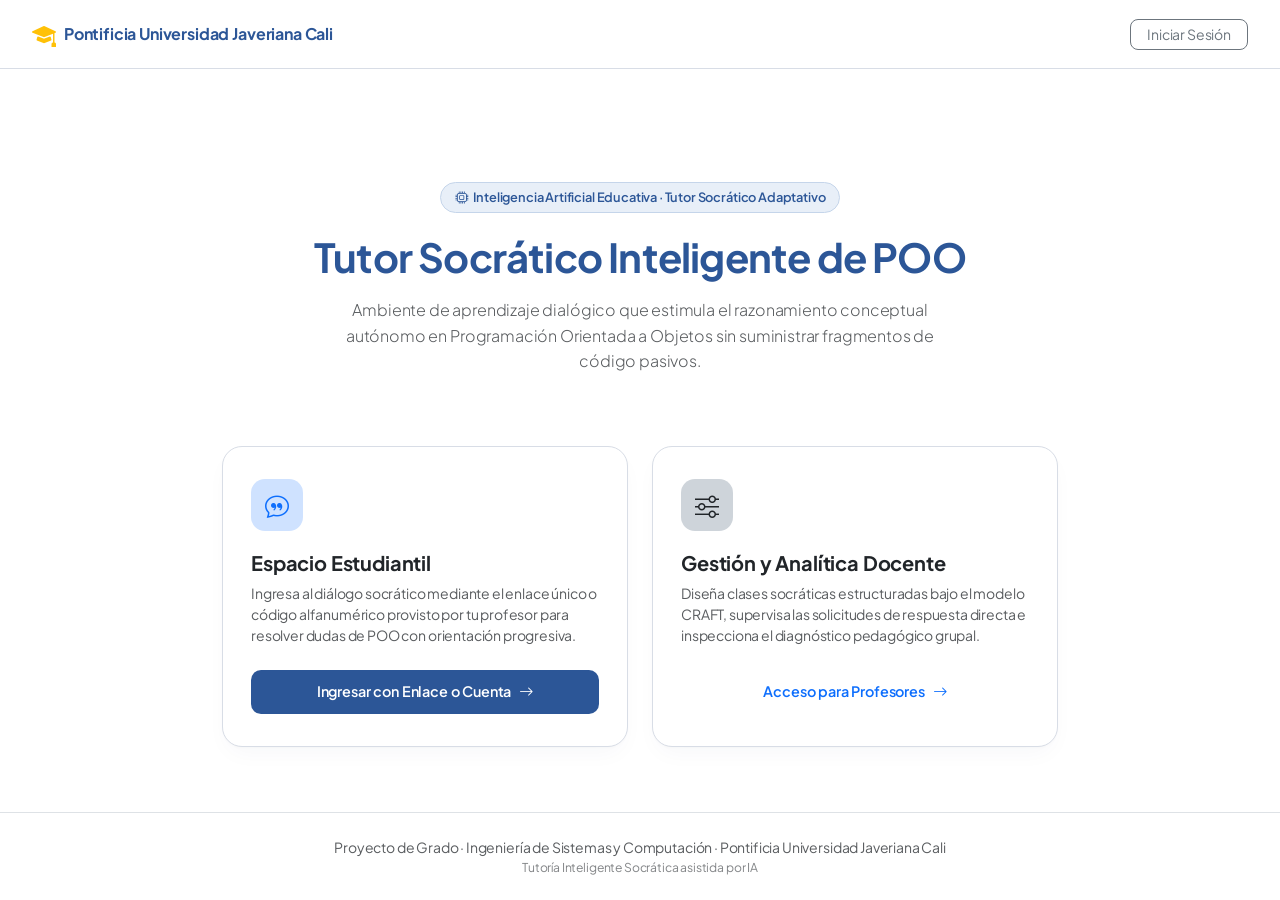
<file: Proyecto_Grado/src/main/resources/templates/index.html>
<!DOCTYPE html>
<!-- Página de inicio: presentación de la plataforma y accesos para estudiantes y docentes. -->
<html xmlns:th="http://www.thymeleaf.org" lang="es">
<head>
    <meta charset="UTF-8">
    <meta name="viewport" content="width=device-width, initial-scale=1.0">
    <title>Tutor Socrático — Pontificia Universidad Javeriana Cali</title>
    <link rel="preconnect" href="https://fonts.googleapis.com">
    <link rel="preconnect" href="https://fonts.gstatic.com" crossorigin>
    <link href="https://fonts.googleapis.com/css2?family=Plus+Jakarta+Sans:wght@400;500;600;700&display=swap" rel="stylesheet">
    <link href="https://cdn.jsdelivr.net/npm/bootstrap@5.3.3/dist/css/bootstrap.min.css" rel="stylesheet">
    <link rel="stylesheet" href="https://cdn.jsdelivr.net/npm/bootstrap-icons@1.11.3/font/bootstrap-icons.min.css">
    <style>
        :root {
            --puj-blue: #2c5697;
            --puj-blue-dark: #1b345c;
            --puj-black: #111111;
            --bg-page: #FFFFFF;
            --text-muted: #5a6272;
            --border-subtle: #D8DDE6;
        }
        * {
            box-sizing: border-box;
        }
        body {
            background-color: var(--bg-page);
            font-family: 'Plus Jakarta Sans', system-ui, -apple-system, sans-serif;
            color: var(--puj-black);
            min-height: 100vh;
            display: flex;
            flex-direction: column;
            justify-content: space-between;
            letter-spacing: -0.01em;
        }
        .landing-navbar {
            background: #FFFFFF;
            border-bottom: 1px solid var(--border-subtle);
            padding: 16px 32px;
        }
        .hero-section {
            max-width: 820px;
            margin: 0 auto;
            text-align: center;
            padding: 48px 20px 32px 20px;
        }
        .academic-badge {
            display: inline-flex;
            align-items: center;
            gap: 6px;
            background: #E8EFF8;
            color: var(--puj-blue);
            border: 1px solid #C5D5EA;
            padding: 5px 14px;
            border-radius: 9999px;
            font-size: 0.8rem;
            font-weight: 600;
            margin-bottom: 20px;
        }
        .portal-card {
            background: #FFFFFF;
            border: 1px solid var(--border-subtle);
            border-radius: 20px;
            padding: 32px 28px;
            box-shadow: 0 1px 3px rgba(0, 0, 0, 0.02), 0 10px 24px -6px rgba(27, 52, 92, 0.04);
            transition: all 0.2s ease;
            height: 100%;
            display: flex;
            flex-direction: column;
            justify-content: space-between;
        }
        .portal-card:hover {
            transform: translateY(-3px);
            box-shadow: 0 16px 32px -8px rgba(27, 52, 92, 0.08);
            border-color: #BFC7D1;
        }
        .icon-circle {
            width: 52px;
            height: 52px;
            border-radius: 14px;
            display: flex;
            align-items: center;
            justify-content: center;
            font-size: 1.5rem;
            margin-bottom: 20px;
        }
        .btn-portal {
            font-weight: 600;
            font-size: 0.9rem;
            padding: 11px 18px;
            border-radius: 10px;
            transition: all 0.15s ease;
            display: flex;
            align-items: center;
            justify-content: center;
            gap: 8px;
            text-decoration: none;
        }
        .btn-portal.btn-student {
            background-color: var(--puj-blue);
            color: #FFFFFF;
            border: none;
        }
        .btn-portal.btn-student:hover {
            background-color: var(--puj-blue-dark);
            color: #FFFFFF;
            transform: translateY(-1px);
            box-shadow: 0 4px 12px rgba(27, 52, 92, 0.2);
        }
        .btn-portal.btn-docente {
            background-color: transparent;
            color: var(--puj-blue-dark);
            border: 1.5px solid var(--puj-blue-dark);
        }
        .btn-portal.btn-docente:hover {
            background-color: var(--puj-blue-dark);
            color: #FFFFFF;
            transform: translateY(-1px);
            box-shadow: 0 4px 12px rgba(27, 52, 92, 0.15);
        }
    </style>
    <link rel="stylesheet" th:href="@{/css/responsive.css}">
</head>
<body>

    <!-- Barra superior con el botón Iniciar Sesión -->
    <header class="landing-navbar d-flex align-items-center justify-content-between">
        <div class="d-flex align-items-center gap-2">
            <i class="bi bi-mortarboard-fill text-warning fs-4"></i>
            <span class="fw-bold" style="color: var(--puj-blue);">Pontificia Universidad Javeriana Cali</span>
        </div>
        <a th:href="@{/login}" class="btn btn-outline-secondary btn-sm rounded-3 px-3">
            Iniciar Sesión
        </a>
    </header>

    <!-- Contenido principal: presentación de la plataforma y módulos de acceso -->
    <main class="container py-4">
        <div class="hero-section">
            <span class="academic-badge">
                <i class="bi bi-cpu"></i> Inteligencia Artificial Educativa · Tutor Socrático Adaptativo
            </span>
            <h1 class="display-6 fw-bold mb-3" style="color: var(--puj-blue); letter-spacing: -0.02em;">
                Tutor Socrático Inteligente de POO
            </h1>
            <p class="lead text-muted fs-6 mx-auto" style="max-width: 640px; line-height: 1.6;">
                Ambiente de aprendizaje dialógico que estimula el razonamiento conceptual autónomo en Programación Orientada a Objetos sin suministrar fragmentos de código pasivos.
            </p>
        </div>

        <!-- Módulos de Acceso -->
        <div class="row g-4 justify-content-center" style="max-width: 860px; margin: 0 auto;">
            
            <!-- Tarjeta de acceso del estudiante -->
            <div class="col-md-6">
                <div class="portal-card">
                    <div>
                        <div class="icon-circle bg-primary-subtle text-primary">
                            <i class="bi bi-chat-quote"></i>
                        </div>
                        <h5 class="fw-bold text-dark mb-2">Espacio Estudiantil</h5>
                        <p class="text-muted small mb-4" style="line-height: 1.5;">
                            Ingresa al diálogo socrático mediante el enlace único o código alfanumérico provisto por tu profesor para resolver dudas de POO con orientación progresiva.
                        </p>
                    </div>
                    <a th:href="@{/login}" class="btn-portal btn-student">
                        <span>Ingresar con Enlace o Cuenta</span>
                        <i class="bi bi-arrow-right"></i>
                    </a>
                </div>
            </div>

            <!-- Tarjeta de acceso del docente -->
            <div class="col-md-6">
                <div class="portal-card">
                    <div>
                        <div class="icon-circle bg-dark-subtle text-dark">
                            <i class="bi bi-sliders"></i>
                        </div>
                        <h5 class="fw-bold text-dark mb-2">Gestión y Analítica Docente</h5>
                        <p class="text-muted small mb-4" style="line-height: 1.5;">
                            Diseña clases socráticas estructuradas bajo el modelo CRAFT, supervisa las solicitudes de respuesta directa e inspecciona el diagnóstico pedagógico grupal.
                        </p>
                    </div>
                    <a th:href="@{/login}" class="btn-portal btn-outline-dark">
                        <span>Acceso para Profesores</span>
                        <i class="bi bi-arrow-right"></i>
                    </a>
                </div>
            </div>

        </div>
    </main>

    <!-- Pie de página -->
    <footer class="text-center text-muted py-4 small border-top bg-white">
        <div>Proyecto de Grado · Ingeniería de Sistemas y Computación · Pontificia Universidad Javeriana Cali</div>
        <div class="opacity-75" style="font-size: 0.76rem;">Tutoría Inteligente Socrática asistida por IA</div>
    </footer>

</body>
</html>
</file>
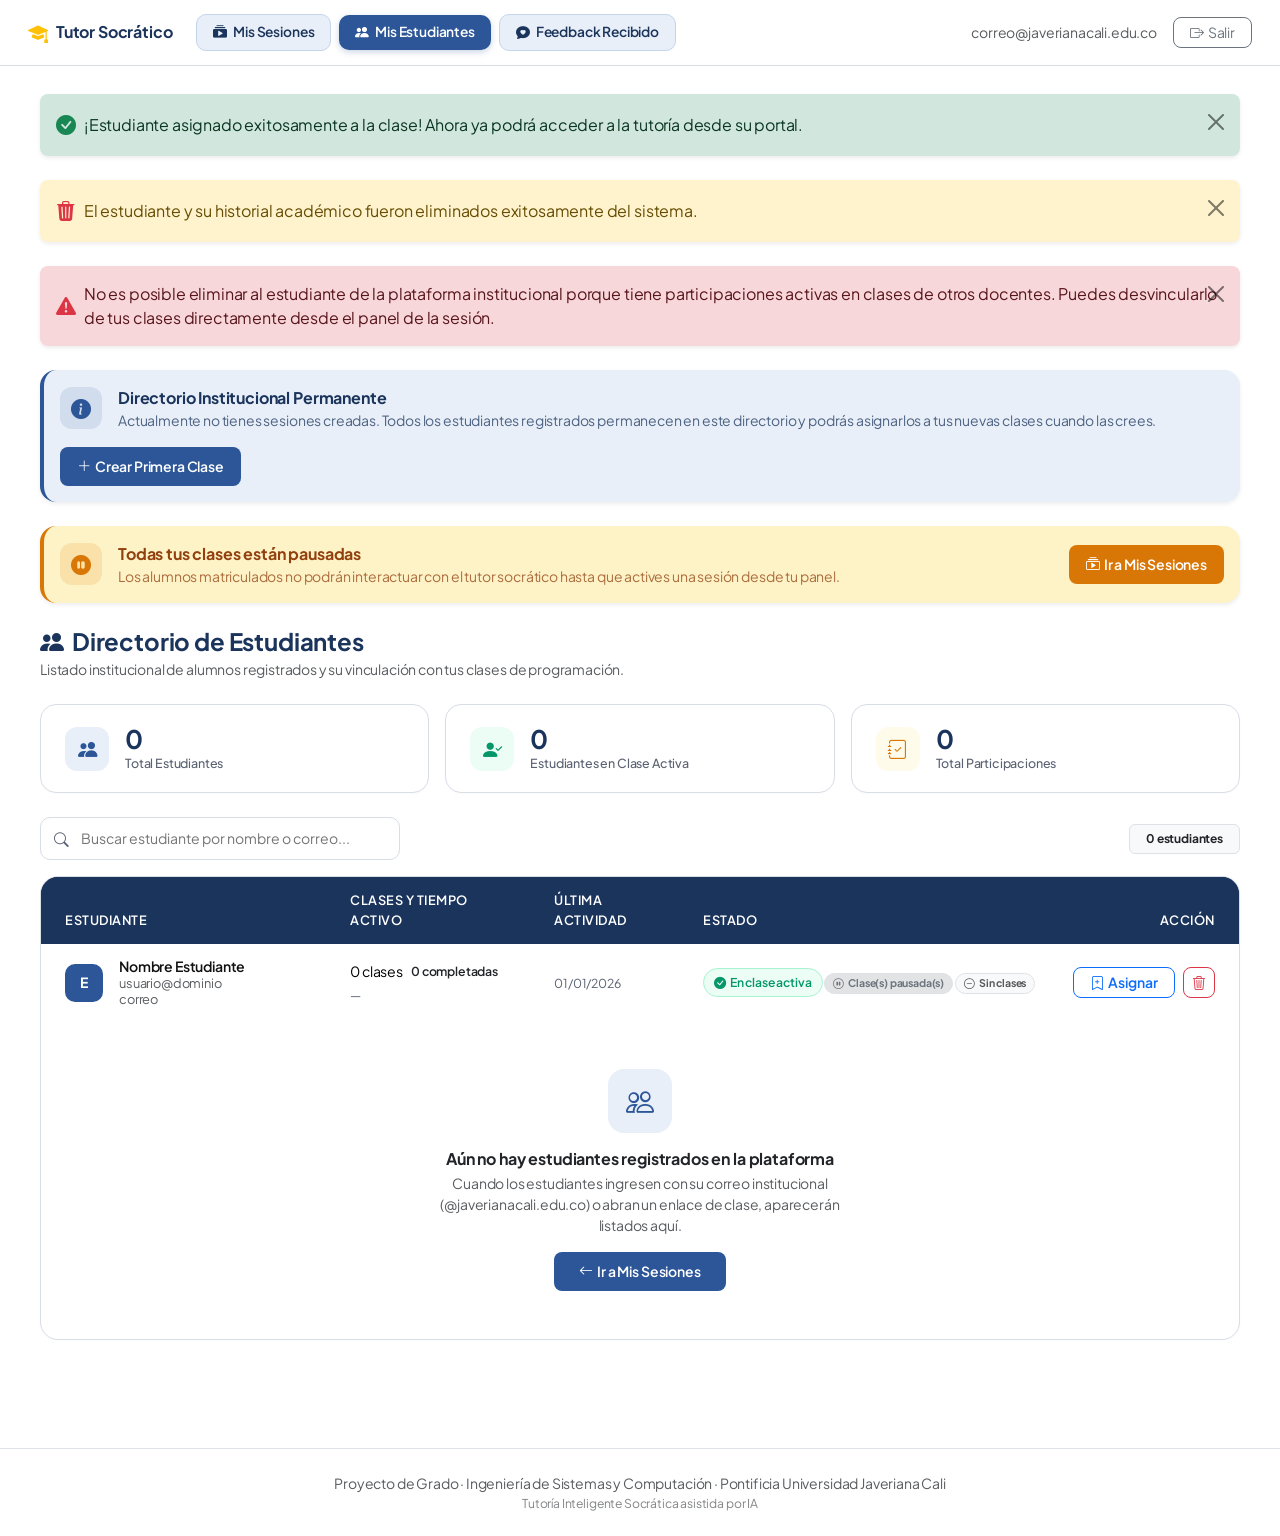
<file: Proyecto_Grado/src/main/resources/templates/docente/estudiantes.html>
<!DOCTYPE html>
<!--
    Mis Estudiantes: directorio del docente (GET /docente/estudiantes).
    Lista a sus estudiantes con las clases y el tiempo activo, la última actividad y el estado
    (en clase activa, clases pausadas o sin clases), según M-04 y RF-08.
    Acciones: "Asignar" a una clase y eliminar. Eliminar borra las participaciones en las clases del docente;
    la cuenta solo se elimina si el estudiante no pertenece a otros docentes.
-->
<html xmlns:th="http://www.thymeleaf.org" lang="es">
<head>
    <meta charset="UTF-8">
    <meta name="viewport" content="width=device-width, initial-scale=1.0">
    <title>Directorio de Estudiantes — Javeriana Cali</title>
    <link rel="preconnect" href="https://fonts.googleapis.com">
    <link rel="preconnect" href="https://fonts.gstatic.com" crossorigin>
    <link href="https://fonts.googleapis.com/css2?family=Plus+Jakarta+Sans:wght@400;500;600;700&family=Fira+Code:wght@400;500&display=swap" rel="stylesheet">
    <link href="https://cdn.jsdelivr.net/npm/bootstrap@5.3.3/dist/css/bootstrap.min.css" rel="stylesheet">
    <link rel="stylesheet" href="https://cdn.jsdelivr.net/npm/bootstrap-icons@1.11.3/font/bootstrap-icons.min.css">
    <style>
        :root {
            --puj-blue: #2c5697;
            --puj-blue-dark: #1b345c;
            --puj-black: #111111;
            --bg-canvas: #FFFFFF;
            --text-main: #111111;
            --text-muted: #5a6272;
            --border-subtle: #D8DDE6;
        }
        * {
            box-sizing: border-box;
        }
        body {
            background-color: var(--bg-canvas);
            font-family: 'Plus Jakarta Sans', system-ui, -apple-system, sans-serif;
            color: var(--text-main);
            min-height: 100vh;
            letter-spacing: -0.01em;
        }
        /* Barra de navegación */
        .navbar-minimal {
            background-color: #FFFFFF;
            border-bottom: 1px solid var(--border-subtle);
            padding: 14px 28px;
        }
        .nav-pill-tab {
            font-size: 0.86rem;
            text-decoration: none;
            padding: 7px 16px;
            border-radius: 10px;
            display: inline-flex;
            align-items: center;
            gap: 6px;
            font-weight: 600;
            transition: all 0.15s ease;
        }
        .nav-pill-tab.active {
            background-color: var(--puj-blue);
            color: #FFFFFF !important;
            box-shadow: 0 2px 6px rgba(44, 86, 151, 0.25);
        }
        .nav-pill-tab.inactive {
            background-color: #E8EFF8;
            color: var(--puj-blue-dark) !important;
            border: 1px solid #C5D5EA;
        }
        .nav-pill-tab.inactive:hover {
            background-color: #D3E2F4;
            color: var(--puj-blue-dark) !important;
            transform: translateY(-1px);
        }
        .container-custom {
            max-width: 1240px;
            margin: 0 auto;
            padding: 28px 20px 60px 20px;
        }
        /* Tarjetas de indicadores */
        .kpi-card {
            background: #FFFFFF;
            border: 1px solid var(--border-subtle);
            border-radius: 16px;
            padding: 20px 24px;
            box-shadow: 0 1px 3px rgba(0, 0, 0, 0.02);
            transition: all 0.15s ease;
        }
        .kpi-card:hover {
            transform: translateY(-2px);
            box-shadow: 0 6px 16px -4px rgba(27, 52, 92, 0.08);
        }
        .kpi-icon {
            width: 44px;
            height: 44px;
            border-radius: 12px;
            display: flex;
            align-items: center;
            justify-content: center;
            font-size: 1.2rem;
        }
        .kpi-icon.blue {
            background: #E8EFF8;
            color: var(--puj-blue);
        }
        .kpi-icon.green {
            background: #ECFDF5;
            color: #059669;
        }
        .kpi-icon.amber {
            background: #FFFBEB;
            color: #D97706;
        }
        .kpi-value {
            font-size: 1.6rem;
            font-weight: 700;
            color: var(--puj-blue-dark);
            line-height: 1.1;
        }
        .kpi-label {
            font-size: 0.78rem;
            color: var(--text-muted);
            font-weight: 500;
        }
        /* Barra de búsqueda */
        .search-bar {
            position: relative;
            max-width: 360px;
        }
        .search-bar input {
            border: 1px solid var(--border-subtle);
            border-radius: 10px;
            padding: 10px 14px 10px 40px;
            font-size: 0.88rem;
            width: 100%;
            color: var(--puj-black);
            transition: all 0.15s ease;
            background: #FFFFFF;
        }
        .search-bar input:focus {
            border-color: var(--puj-blue);
            box-shadow: 0 0 0 3px rgba(44, 86, 151, 0.12);
            outline: none;
        }
        .search-bar .search-icon {
            position: absolute;
            left: 14px;
            top: 50%;
            transform: translateY(-50%);
            color: var(--text-muted);
            font-size: 0.92rem;
        }
        /* Tabla del directorio */
        .card-panel {
            background: #FFFFFF;
            border: 1px solid var(--border-subtle);
            border-radius: 18px;
            overflow: hidden;
            box-shadow: 0 1px 3px rgba(0, 0, 0, 0.02);
        }
        .table-institutional thead {
            background-color: var(--puj-blue-dark);
        }
        .table-institutional thead th {
            /* Bootstrap pinta el fondo de cada celda (--bs-table-bg): sin esto el encabezado quedaba blanco sobre blanco */
            background-color: var(--puj-blue-dark);
            color: #FFFFFF;
            font-size: 0.8rem;
            font-weight: 600;
            text-transform: uppercase;
            letter-spacing: 0.04em;
            padding: 14px 16px;
            border: none;
        }
        .table-institutional tbody tr {
            border-bottom: 1px solid #F0F2F5;
            transition: all 0.12s ease;
        }
        .table-institutional tbody tr:last-child {
            border-bottom: none;
        }
        .table-institutional tbody tr:hover {
            background-color: #F8FAFC;
        }
        .table-institutional tbody td {
            padding: 14px 16px;
            font-size: 0.88rem;
            vertical-align: middle;
            border: none;
            /* responsive.css usa overflow-wrap: anywhere en td, que partía "clase(s)" y "Asignar" letra por letra */
            overflow-wrap: normal;
        }
        .table-institutional .correo-est {
            display: block;
            font-size: 0.8rem;
        }
        .table-institutional .badge-active,
        .table-institutional .badge-classes {
            white-space: nowrap;
            display: inline-block;
        }
        @media (min-width: 768px) {
            .table-institutional .col-estudiante { width: 32%; }
            .table-institutional .col-clases { width: 22%; }
            .table-institutional .col-actividad { width: 15%; }
            .table-institutional .col-estado { width: 15%; }
            .table-institutional .col-accion { width: 16%; }
        }
        .avatar-initial {
            width: 38px;
            height: 38px;
            border-radius: 10px;
            background: var(--puj-blue);
            color: #FFFFFF;
            display: flex;
            align-items: center;
            justify-content: center;
            font-weight: 700;
            font-size: 0.88rem;
            flex-shrink: 0;
        }
        .badge-active {
            background: #ECFDF5;
            color: #059669;
            border: 1px solid #A7F3D0;
            font-weight: 600;
            font-size: 0.76rem;
            padding: 4px 10px;
            border-radius: 9999px;
        }
        .badge-classes {
            background: #E8EFF8;
            color: var(--puj-blue-dark);
            font-weight: 700;
            font-size: 0.82rem;
            padding: 4px 10px;
            border-radius: 8px;
            border: 1px solid #C5D5EA;
        }
    </style>
    <link rel="stylesheet" th:href="@{/css/responsive.css}">
</head>
<body>

    <!-- 1. Navegación Superior -->
    <nav class="navbar-minimal rsp-nav d-flex align-items-center justify-content-between">
        <div class="rsp-nav-izq d-flex align-items-center gap-3">
            <a th:href="@{/docente/sesiones}" class="text-decoration-none d-flex align-items-center gap-2 me-2" style="color: var(--puj-blue-dark);">
                <i class="bi bi-mortarboard-fill text-warning fs-5"></i>
                <span class="fw-bold fs-6">Tutor Socrático</span>
            </a>
            <div class="rsp-nav-tabs d-flex align-items-center gap-2">
                <a th:href="@{/docente/sesiones}" class="nav-pill-tab inactive">
                    <i class="bi bi-collection-play-fill"></i>
                    <span>Mis Sesiones</span>
                </a>
                <a th:href="@{/docente/estudiantes}" class="nav-pill-tab active">
                    <i class="bi bi-people-fill"></i>
                    <span>Mis Estudiantes</span>
                </a>
                <a th:href="@{/docente/feedback}" class="nav-pill-tab inactive">
                    <i class="bi bi-chat-heart-fill"></i>
                    <span>Feedback Recibido</span>
                </a>
            </div>
        </div>
        <div class="d-flex align-items-center gap-3">
            <span class="small text-muted d-none d-md-inline" th:text="${profesor != null ? profesor.correo : 'Docente'}">correo@javerianacali.edu.co</span>
            <a th:href="@{/logout}" class="btn btn-outline-secondary btn-sm rounded-3 py-1 px-3">
                <i class="bi bi-box-arrow-right me-1"></i>Salir
            </a>
        </div>
    </nav>

    <!-- 2. Contenedor Principal -->
    <div class="container-custom">

        <!-- Notificación de Estudiante Asignado -->
        <div th:if="${estudianteAsignado}" class="alert alert-success alert-dismissible fade show rounded-3 p-3 mb-4 border-0 shadow-sm" role="alert">
            <div class="d-flex align-items-center gap-2">
                <i class="bi bi-check-circle-fill text-success fs-5"></i>
                <div>¡Estudiante asignado exitosamente a la clase! Ahora ya podrá acceder a la tutoría desde su portal.</div>
                <button type="button" class="btn-close ms-auto" data-bs-dismiss="alert"></button>
            </div>
        </div>

        <!-- Aviso tras eliminar (?estudianteEliminado=true); se muestra igual si solo se borraron sus participaciones con este docente -->
        <div th:if="${param.estudianteEliminado}" class="alert alert-warning alert-dismissible fade show rounded-3 p-3 mb-4 border-0 shadow-sm" role="alert">
            <div class="d-flex align-items-center gap-2">
                <i class="bi bi-trash3-fill text-danger fs-5"></i>
                <div>El estudiante y su historial académico fueron eliminados exitosamente del sistema.</div>
                <button type="button" class="btn-close ms-auto" data-bs-dismiss="alert"></button>
            </div>
        </div>

        <!-- Aviso de error al eliminar (?errorEliminacion). Actualmente el controlador no redirige con este parámetro -->
        <div th:if="${param.errorEliminacion}" class="alert alert-danger alert-dismissible fade show rounded-3 p-3 mb-4 border-0 shadow-sm" role="alert">
            <div class="d-flex align-items-center gap-2">
                <i class="bi bi-exclamation-triangle-fill text-danger fs-5"></i>
                <div>No es posible eliminar al estudiante de la plataforma institucional porque tiene participaciones activas en clases de otros docentes. Puedes desvincularlo de tus clases directamente desde el panel de la sesión.</div>
                <button type="button" class="btn-close ms-auto" data-bs-dismiss="alert"></button>
            </div>
        </div>

        <!-- Banner Informativo: Sin Clases Creadas -->
        <div th:if="${#lists.isEmpty(sesiones)}" class="alert border-0 shadow-sm rounded-4 p-3 mb-4 d-flex align-items-center justify-content-between flex-wrap gap-3" style="background-color: #E8EFF8; color: var(--puj-blue-dark); border-left: 4px solid var(--puj-blue) !important;">
            <div class="d-flex align-items-center gap-3">
                <div style="width: 42px; height: 42px; border-radius: 12px; background: rgba(44, 86, 151, 0.12); display: flex; align-items: center; justify-content: center; flex-shrink: 0;">
                    <i class="bi bi-info-circle-fill fs-5" style="color: var(--puj-blue);"></i>
                </div>
                <div>
                    <div class="fw-bold mb-0">Directorio Institucional Permanente</div>
                    <div class="small opacity-75">Actualmente no tienes sesiones creadas. Todos los estudiantes registrados permanecen en este directorio y podrás asignarlos a tus nuevas clases cuando las crees.</div>
                </div>
            </div>
            <a th:href="@{/docente/sesiones/nueva}" class="btn btn-sm text-white fw-semibold rounded-3 px-3 py-2" style="background-color: var(--puj-blue);">
                <i class="bi bi-plus-lg me-1"></i>Crear Primera Clase
            </a>
        </div>

        <!-- Banner Informativo: Clases Creadas pero Todas Pausadas -->
        <div th:if="${!#lists.isEmpty(sesiones) and totalClasesActivas == 0}" class="alert border-0 shadow-sm rounded-4 p-3 mb-4 d-flex align-items-center justify-content-between flex-wrap gap-3" style="background-color: #FEF3C7; color: #92400E; border-left: 4px solid #D97706 !important;">
            <div class="d-flex align-items-center gap-3">
                <div style="width: 42px; height: 42px; border-radius: 12px; background: rgba(217, 119, 6, 0.15); display: flex; align-items: center; justify-content: center; flex-shrink: 0;">
                    <i class="bi bi-pause-circle-fill fs-5" style="color: #D97706;"></i>
                </div>
                <div>
                    <div class="fw-bold mb-0">Todas tus clases están pausadas</div>
                    <div class="small opacity-75">Los alumnos matriculados no podrán interactuar con el tutor socrático hasta que actives una sesión desde tu panel.</div>
                </div>
            </div>
            <a th:href="@{/docente/sesiones}" class="btn btn-sm fw-semibold rounded-3 px-3 py-2" style="background-color: #D97706; color: #FFFFFF;">
                <i class="bi bi-collection-play me-1"></i>Ir a Mis Sesiones
            </a>
        </div>

        <!-- Título -->
        <div class="mb-4">
            <h4 class="fw-bold mb-1" style="color: var(--puj-blue-dark);">
                <i class="bi bi-people-fill me-2"></i>Directorio de Estudiantes
            </h4>
            <p class="text-muted small mb-0">Listado institucional de alumnos registrados y su vinculación con tus clases de programación.</p>
        </div>

        <!-- Indicadores: total de estudiantes, estudiantes en clase activa y total de participaciones (este último lo recalcula el script) -->
        <div class="row g-3 mb-4">
            <div class="col-md-4">
                <div class="kpi-card d-flex align-items-center gap-3">
                    <div class="kpi-icon blue">
                        <i class="bi bi-people-fill"></i>
                    </div>
                    <div>
                        <div class="kpi-value" th:text="${directorio != null ? directorio.size() : 0}">0</div>
                        <div class="kpi-label">Total Estudiantes</div>
                    </div>
                </div>
            </div>
            <div class="col-md-4">
                <div class="kpi-card d-flex align-items-center gap-3">
                    <div class="kpi-icon green">
                        <i class="bi bi-person-check-fill"></i>
                    </div>
                    <div>
                        <div class="kpi-value" th:text="${estudiantesActivos != null ? estudiantesActivos : 0}">0</div>
                        <div class="kpi-label">Estudiantes en Clase Activa</div>
                    </div>
                </div>
            </div>
            <div class="col-md-4">
                <div class="kpi-card d-flex align-items-center gap-3">
                    <div class="kpi-icon amber">
                        <i class="bi bi-journal-check"></i>
                    </div>
                    <div>
                        <div class="kpi-value" id="totalParticipaciones" th:text="${totalParticipaciones != null ? totalParticipaciones : 0}">0</div>
                        <div class="kpi-label">Total Participaciones</div>
                    </div>
                </div>
            </div>
        </div>

        <!-- Búsqueda en tiempo real y contador de estudiantes visibles (ver script) -->
        <div class="d-flex justify-content-between align-items-center flex-wrap gap-3 mb-3">
            <div class="search-bar flex-grow-1">
                <i class="bi bi-search search-icon"></i>
                <input type="text" id="searchInput" placeholder="Buscar estudiante por nombre o correo..." autocomplete="off">
            </div>
            <span class="badge bg-light text-dark border px-3 py-2 small" id="countBadge"
                  th:text="${directorio.size()} + ' estudiante(s)'">0 estudiantes</span>
        </div>

        <!-- Tabla del directorio: estudiante, clases y tiempo activo, última actividad, estado y acciones; en móvil se ve como tarjetas (tabla-movil) -->
        <div class="card-panel">
            <div th:if="${directorio != null and !directorio.isEmpty()}" class="table-responsive">
                <table class="table table-institutional align-middle mb-0 tabla-movil" id="tablaEstudiantes">
                    <thead>
                        <tr>
                            <th class="ps-4 col-estudiante">Estudiante</th>
                            <th class="col-clases" title="Frecuencia y duración (M-04)">Clases y tiempo activo</th>
                            <th class="col-actividad">Última actividad</th>
                            <th class="col-estado">Estado</th>
                            <th class="text-end pe-4 col-accion">Acción</th>
                        </tr>
                    </thead>
                    <tbody>
                        <tr th:each="est : ${directorio}" class="fila-estudiante">
                            <!-- Nombre y correo juntos; el correo se corta en la "@" para no partirse a mitad de palabra -->
                            <td class="ps-4 tabla-movil-titulo">
                                <div class="d-flex align-items-center gap-3">
                                    <div class="avatar-initial" th:text="${(est.nombre != null and !#strings.isEmpty(est.nombre)) ? #strings.substring(est.nombre, 0, 1).toUpperCase() : 'E'}">E</div>
                                    <div class="lh-sm" style="min-width: 0;">
                                        <div class="fw-semibold" style="color: var(--puj-black);" th:text="${est.nombre}">Nombre Estudiante</div>
                                        <small class="text-muted correo-est" th:title="${est.correo}"
                                               th:if="${est.correo != null and est.correo.contains('@')}"><span th:text="${#strings.substringBefore(est.correo, '@')}">usuario</span><wbr><span th:text="${'@' + #strings.substringAfter(est.correo, '@')}">@dominio</span></small>
                                        <small class="text-muted correo-est" th:unless="${est.correo != null and est.correo.contains('@')}" th:text="${est.correo}">correo</small>
                                    </div>
                                </div>
                            </td>
                            <!-- M-04: clases con el docente, cuántas completó y tiempo activo promedio -->
                            <td data-label="Clases y tiempo">
                                <div class="text-end text-md-start">
                                    <div class="d-flex align-items-center gap-2 flex-wrap justify-content-end justify-content-md-start">
                                        <span th:class="${est.totalClases > 0 ? 'badge-classes' : 'badge bg-light text-muted border px-2 py-1'}"
                                              th:text="${est.totalClases + (est.totalClases == 1 ? ' clase' : ' clases')}">0 clases</span>
                                        <span class="small fw-semibold text-dark text-nowrap"
                                              th:text="${est.clasesCompletadas + (est.clasesCompletadas == 1 ? ' completada' : ' completadas')}">0 completadas</span>
                                    </div>
                                    <div class="small mt-1" style="color: var(--text-muted); font-size: 0.78rem;"
                                         th:text="${est.tiempoActivoPromedio == '—' ? 'Sin tiempo registrado' : est.tiempoActivoPromedio + ' activos por clase'}"
                                         title="Tiempo activo promedio por clase, sin contar pausas de más de 10 minutos (M-04)">—</div>
                                </div>
                            </td>
                            <td data-label="Última actividad">
                                <span class="small text-nowrap" style="color: var(--text-muted);" th:text="${est.ultimaActividadFormateada}">01/01/2026</span>
                            </td>
                            <!-- Estado según sus clases con este docente: en clase activa, clases pausadas o sin clases -->
                            <td data-label="Estado" class="text-nowrap">
                                <span th:if="${est.clasesActivas > 0}" class="badge-active">
                                    <i class="bi bi-check-circle-fill me-1"></i>En clase activa
                                </span>
                                <span th:if="${est.clasesActivas == 0 and est.totalClases > 0}" class="badge bg-secondary-subtle text-secondary border px-2 py-1 small rounded-pill">
                                    <i class="bi bi-pause-circle me-1"></i>Clase(s) pausada(s)
                                </span>
                                <span th:if="${est.totalClases == 0}" class="badge bg-light text-muted border px-2 py-1 small rounded-pill">
                                    <i class="bi bi-dash-circle me-1"></i>Sin clases
                                </span>
                            </td>
                            <!-- Acciones: "Asignar" abre el modal de clases y la papelera abre la confirmación de eliminación -->
                            <td class="text-end pe-4 tabla-movil-acciones">
                                <div class="d-inline-flex align-items-center gap-2 flex-nowrap">
                                    <button type="button" class="btn btn-outline-primary btn-sm rounded-3 py-1 px-3 fw-semibold text-nowrap"
                                            th:data-id="${est.id}"
                                            th:data-nombre="${est.nombre}"
                                            onclick="abrirModalAsignar(this.dataset.id, this.dataset.nombre)">
                                        <i class="bi bi-bookmark-plus me-1"></i>Asignar
                                    </button>
                                    <button type="button" class="btn btn-outline-danger btn-sm rounded-3 py-1 px-2"
                                            title="Eliminar estudiante"
                                            th:data-id="${est.id}"
                                            th:data-nombre="${est.nombre}"
                                            th:data-correo="${est.correo}"
                                            onclick="abrirModalEliminarEstudiante(this.dataset.id, this.dataset.nombre, this.dataset.correo)">
                                        <i class="bi bi-trash3"></i>
                                    </button>
                                </div>
                            </td>
                        </tr>
                    </tbody>
                </table>
            </div>

            <!-- Estado vacío: el docente aún no tiene estudiantes en su directorio -->
            <div th:unless="${directorio != null and !directorio.isEmpty()}" class="text-center py-5 text-muted">
                <div style="width: 64px; height: 64px; border-radius: 16px; background: #E8EFF8; display: inline-flex; align-items: center; justify-content: center; margin-bottom: 16px;">
                    <i class="bi bi-people fs-3" style="color: var(--puj-blue);"></i>
                </div>
                <h6 class="fw-bold text-dark mb-1">Aún no hay estudiantes registrados en la plataforma</h6>
                <p class="small mb-3 mx-auto" style="max-width: 420px;">
                    Cuando los estudiantes ingresen con su correo institucional (@javerianacali.edu.co) o abran un enlace de clase, aparecerán listados aquí.
                </p>
                <a th:href="@{/docente/sesiones}" class="btn btn-sm rounded-3 px-4 py-2" style="background-color: var(--puj-blue); color: #FFFFFF; font-weight: 600;">
                    <i class="bi bi-arrow-left me-1"></i>Ir a Mis Sesiones
                </a>
            </div>

            <!-- Mensaje cuando la búsqueda no tiene resultados -->
            <div id="noResultsMsg" class="text-center py-4 text-muted d-none">
                <i class="bi bi-search fs-4 d-block mb-2 opacity-50"></i>
                <p class="small mb-0">No se encontraron estudiantes con ese criterio de búsqueda.</p>
            </div>
        </div>

    </div>

    <!-- Pie de página -->
    <footer class="text-center text-muted py-4 small border-top bg-white mt-5">
        <div>Proyecto de Grado · Ingeniería de Sistemas y Computación · Pontificia Universidad Javeriana Cali</div>
        <div class="opacity-75" style="font-size: 0.76rem;">Tutoría Inteligente Socrática asistida por IA</div>
    </footer>

    <!-- MODAL: Asignar Estudiante a una Clase; abrirModalAsignar() rellena el nombre y la acción del formulario -->
    <div class="modal fade" id="modalAsignarClase" tabindex="-1" aria-hidden="true">
        <div class="modal-dialog modal-dialog-centered">
            <div class="modal-content border-0 shadow rounded-4 overflow-hidden">
                <div class="modal-header border-bottom p-3">
                    <h6 class="modal-title fw-bold" style="color: var(--puj-blue-dark);">
                        <i class="bi bi-bookmark-plus-fill text-primary me-2"></i>Asignar Estudiante a una Clase
                    </h6>
                    <button type="button" class="btn-close" data-bs-dismiss="modal"></button>
                </div>
                <form id="formAsignarClase" method="post" action="">
                    <input type="hidden" th:if="${_csrf != null}" th:name="${_csrf.parameterName}" th:value="${_csrf.token}"/>
                    <div class="modal-body p-4">
                        <p class="text-muted small mb-3">
                            Vincula al alumno <strong id="modalNombreEstudiante" class="text-dark">Estudiante</strong> a una de tus sesiones socráticas. Una vez asignado, la clase aparecerá inmediatamente en su portal.
                        </p>

                        <!-- Si no hay sesiones creadas -->
                        <div th:if="${#lists.isEmpty(sesiones)}" class="alert border-0 rounded-3 p-3 mb-0" style="background-color: #FEF3C7; color: #92400E; border-left: 4px solid #D97706 !important;">
                            <div class="d-flex align-items-center gap-2 mb-2">
                                <i class="bi bi-exclamation-triangle-fill fs-5" style="color: #D97706;"></i>
                                <strong class="fs-6">No tienes clases creadas aún</strong>
                            </div>
                            <p class="small mb-3">Para poder asignar a este estudiante, primero debes crear al menos una sesión de clase en tu panel docente.</p>
                            <a th:href="@{/docente/sesiones/nueva}" class="btn btn-sm fw-semibold rounded-3 px-3 py-2 text-white" style="background-color: var(--puj-blue);">
                                <i class="bi bi-plus-lg me-1"></i>Crear Nueva Clase
                            </a>
                        </div>

                        <!-- Si hay sesiones creadas -->
                        <div th:unless="${#lists.isEmpty(sesiones)}" class="mb-3">
                            <label for="sesionAsignarSelect" class="form-label small fw-bold">Seleccionar Clase:</label>
                            <select id="sesionAsignarSelect" name="sesionId" class="form-select rounded-3" required>
                                <option value="" disabled selected>-- Elige una clase --</option>
                                <option th:each="s : ${sesiones}" th:value="${s.id}" 
                                        th:text="${s.tema + (s.estado ? ' — [Activa]' : ' — [Pausada]')}">Clase de POO</option>
                            </select>
                            <div th:if="${totalClasesActivas == 0}" class="form-text text-warning small mt-2">
                                <i class="bi bi-info-circle me-1"></i>Todas tus clases están pausadas. Puedes asignar al alumno ahora y reactivar la sesión desde "Mis Sesiones".
                            </div>
                        </div>
                    </div>
                    <div class="modal-footer bg-light p-3 border-top">
                        <button type="button" class="btn btn-outline-secondary btn-sm rounded-3 px-3" data-bs-dismiss="modal">Cancelar</button>
                        <button th:unless="${#lists.isEmpty(sesiones)}" type="submit" class="btn btn-primary btn-sm rounded-3 px-3" style="background-color: var(--puj-blue); border-color: var(--puj-blue);">
                            <i class="bi bi-check-lg me-1"></i>Confirmar Asignación
                        </button>
                    </div>
                </form>
            </div>
        </div>
    </div>

    <!-- MODAL: Eliminar Estudiante. El aviso habla de eliminación definitiva, pero la cuenta solo se borra si no pertenece a otros docentes; si pertenece, solo se borran sus participaciones en las clases de este docente -->
    <div class="modal fade" id="modalEliminarEstudiante" tabindex="-1" aria-hidden="true">
        <div class="modal-dialog modal-dialog-centered">
            <div class="modal-content border-0 shadow rounded-4 overflow-hidden">
                <div class="modal-header border-bottom p-3" style="background-color: #FEF2F2;">
                    <h6 class="modal-title fw-bold text-danger">
                        <i class="bi bi-exclamation-triangle-fill me-2"></i>Eliminar Estudiante de la Plataforma
                    </h6>
                    <button type="button" class="btn-close" data-bs-dismiss="modal"></button>
                </div>
                <form id="formEliminarEstudiante" method="post" action="">
                    <input type="hidden" th:if="${_csrf != null}" th:name="${_csrf.parameterName}" th:value="${_csrf.token}"/>
                    <div class="modal-body p-4">
                        <p class="text-dark mb-2">
                            ¿Estás seguro de que deseas eliminar a <strong id="modalNombreEliminarEstudiante" class="text-danger">Estudiante</strong>?
                        </p>
                        <div class="small text-muted mb-3">
                            Correo institucional: <strong id="modalCorreoEliminarEstudiante" class="text-dark">correo@javerianacali.edu.co</strong>
                        </div>
                        <div class="alert border-0 small rounded-3 p-3 mb-0" style="background-color: #FEE2E2; color: #991B1B; border-left: 4px solid #DC2626 !important;">
                            <div class="fw-bold mb-1"><i class="bi bi-exclamation-triangle-fill me-1"></i>Aviso de acción irreversible:</div>
                            Esta acción eliminará al estudiante de la plataforma de forma definitiva, suprimiendo de manera permanente sus participaciones, registros de chat socrático y métricas acumuladas en el curso.
                        </div>
                    </div>
                    <div class="modal-footer bg-light p-3 border-top">
                        <button type="button" class="btn btn-outline-secondary btn-sm rounded-3 px-3" data-bs-dismiss="modal">Cancelar</button>
                        <button type="submit" class="btn btn-danger btn-sm rounded-3 px-3 fw-bold">
                            <i class="bi bi-trash3-fill me-1"></i>Eliminar Permanentemente
                        </button>
                    </div>
                </form>
            </div>
        </div>
    </div>

    <!-- Scripts -->
    <script src="https://cdn.jsdelivr.net/npm/bootstrap@5.3.3/dist/js/bootstrap.bundle.min.js"></script>
    <script>
        // Abre el modal Asignar con el nombre del estudiante y apunta el formulario a POST /docente/estudiantes/{id}/asignar-sesion.
        function abrirModalAsignar(estId, estNombre) {
            document.getElementById('modalNombreEstudiante').textContent = estNombre;
            document.getElementById('formAsignarClase').action = '/docente/estudiantes/' + estId + '/asignar-sesion';
            const modal = new bootstrap.Modal(document.getElementById('modalAsignarClase'));
            modal.show();
        }

        // Abre el modal de eliminación con nombre y correo, y apunta el formulario a POST /docente/estudiantes/{id}/eliminar.
        function abrirModalEliminarEstudiante(estId, estNombre, estCorreo) {
            document.getElementById('modalNombreEliminarEstudiante').textContent = estNombre;
            document.getElementById('modalCorreoEliminarEstudiante').textContent = estCorreo;
            document.getElementById('formEliminarEstudiante').action = '/docente/estudiantes/' + estId + '/eliminar';
            const modal = new bootstrap.Modal(document.getElementById('modalEliminarEstudiante'));
            modal.show();
        }

        // Al cargar, suma las clases de cada fila (.badge-classes) y sobrescribe el indicador Total Participaciones que envía el servidor.
        document.addEventListener('DOMContentLoaded', function() {
            const badges = document.querySelectorAll('.badge-classes');
            let total = 0;
            badges.forEach(b => total += parseInt(b.textContent) || 0);
            const totalElem = document.getElementById('totalParticipaciones');
            if (totalElem) totalElem.textContent = total;

            // Búsqueda en tiempo real: oculta las filas cuyo texto completo (no solo nombre y correo) no contiene la consulta.
            const searchInput = document.getElementById('searchInput');
            const filas = document.querySelectorAll('.fila-estudiante');
            const noResultsMsg = document.getElementById('noResultsMsg');
            const countBadge = document.getElementById('countBadge');
            const totalEstudiantes = filas.length;

            if (searchInput) {
                searchInput.addEventListener('input', function() {
                    const query = this.value.toLowerCase().trim();
                    let visibles = 0;

                    filas.forEach(fila => {
                        const texto = fila.textContent.toLowerCase();
                        const match = texto.includes(query);
                        fila.style.display = match ? '' : 'none';
                        if (match) visibles++;
                    });

                    // Mostrar/ocultar mensaje de sin resultados
                    if (visibles === 0 && totalEstudiantes > 0) {
                        noResultsMsg.classList.remove('d-none');
                    } else {
                        noResultsMsg.classList.add('d-none');
                    }

                    // Actualizar el contador de estudiantes visibles
                    if (query) {
                        countBadge.textContent = visibles + ' de ' + totalEstudiantes + ' estudiante(s)';
                    } else {
                        countBadge.textContent = totalEstudiantes + ' estudiante(s)';
                    }
                });
            }
        });
    </script>
</body>
</html>
</file>
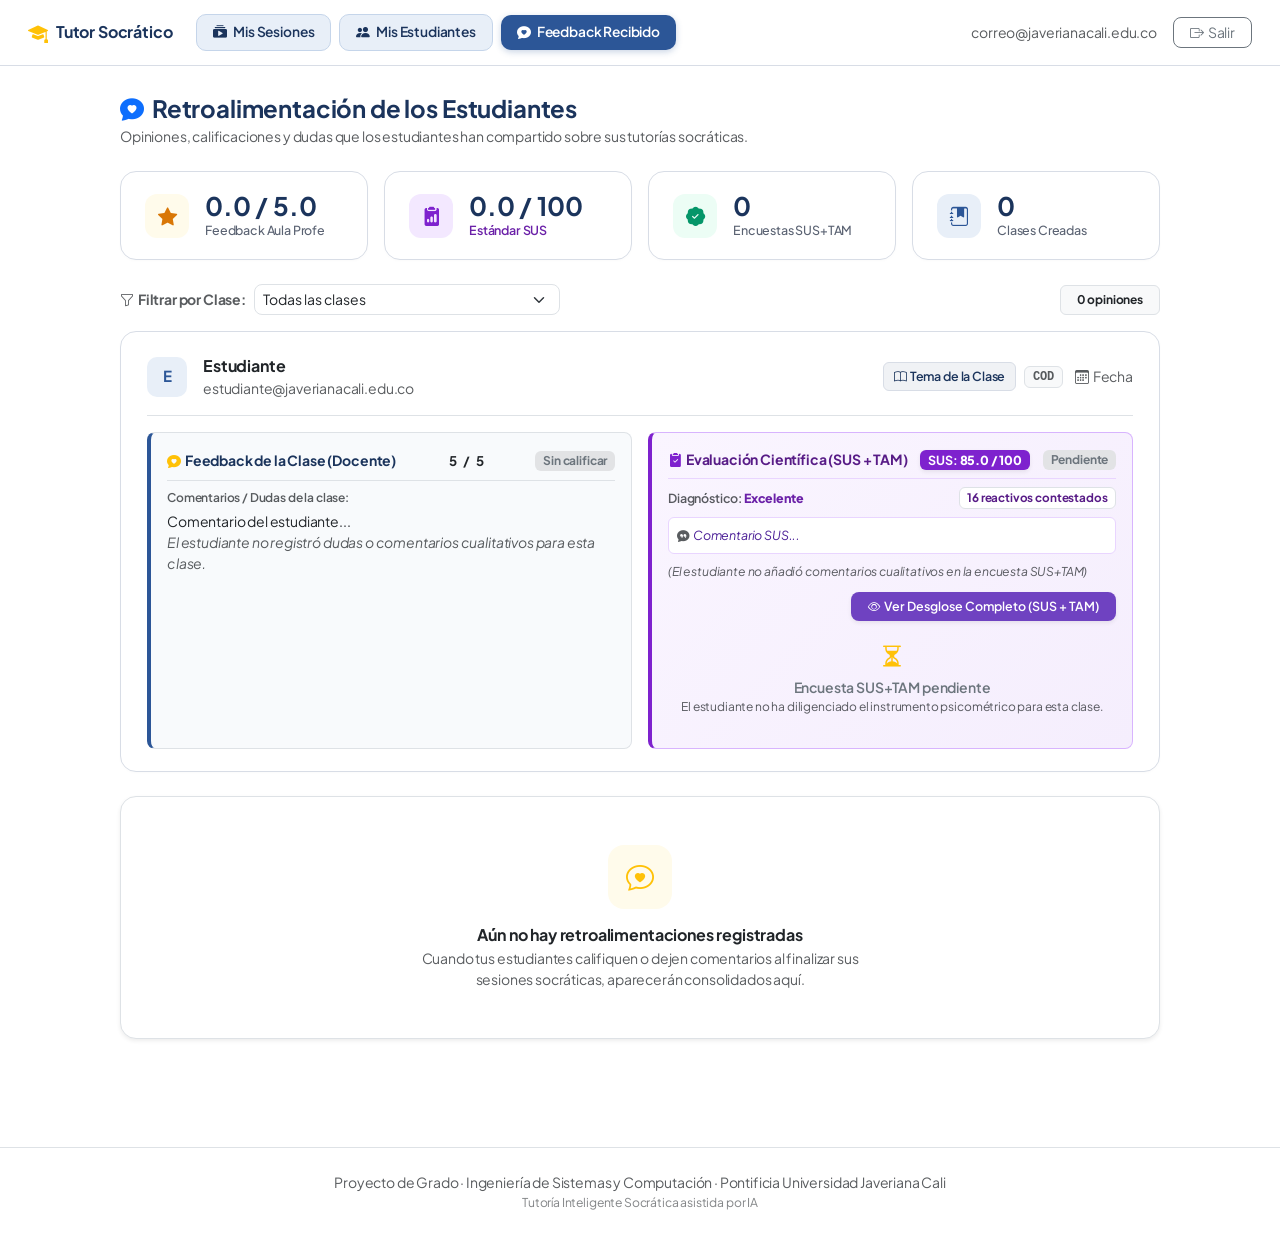
<file: Proyecto_Grado/src/main/resources/templates/docente/feedback.html>
<!DOCTYPE html>
<!--
    Feedback Recibido: opiniones de los estudiantes sobre las clases del docente (GET /docente/feedback, RF-10).
    Muestra los indicadores globales, el filtro por clase y, por cada estudiante, el "Feedback Profe"
    (valoración y comentarios) y la evaluación SUS+TAM, con un modal de desglose completo.
    No tiene JavaScript propio: el filtro envía el formulario y Bootstrap abre los modales.
-->
<html xmlns:th="http://www.thymeleaf.org" lang="es">
<head>
    <meta charset="UTF-8">
    <meta name="viewport" content="width=device-width, initial-scale=1.0">
    <title>Retroalimentación de Estudiantes — Javeriana Cali</title>
    <link rel="preconnect" href="https://fonts.googleapis.com">
    <link rel="preconnect" href="https://fonts.gstatic.com" crossorigin>
    <link href="https://fonts.googleapis.com/css2?family=Plus+Jakarta+Sans:wght@400;500;600;700&family=Fira+Code:wght@400;500&display=swap" rel="stylesheet">
    <link href="https://cdn.jsdelivr.net/npm/bootstrap@5.3.3/dist/css/bootstrap.min.css" rel="stylesheet">
    <link rel="stylesheet" href="https://cdn.jsdelivr.net/npm/bootstrap-icons@1.11.3/font/bootstrap-icons.min.css">
    <style>
        :root {
            --puj-blue: #2c5697;
            --puj-blue-dark: #1b345c;
            --puj-black: #111111;
            --bg-canvas: #FFFFFF;
            --text-main: #111111;
            --text-muted: #5a6272;
            --border-subtle: #D8DDE6;
        }
        * {
            box-sizing: border-box;
        }
        body {
            background-color: var(--bg-canvas);
            font-family: 'Plus Jakarta Sans', system-ui, -apple-system, sans-serif;
            color: var(--text-main);
            min-height: 100vh;
            letter-spacing: -0.01em;
        }
        .navbar-minimal {
            background-color: #FFFFFF;
            border-bottom: 1px solid var(--border-subtle);
            padding: 14px 28px;
        }
        .nav-pill-tab {
            font-size: 0.86rem;
            text-decoration: none;
            padding: 7px 16px;
            border-radius: 10px;
            display: inline-flex;
            align-items: center;
            gap: 6px;
            font-weight: 600;
            transition: all 0.15s ease;
        }
        .nav-pill-tab.active {
            background-color: var(--puj-blue);
            color: #FFFFFF !important;
            box-shadow: 0 2px 6px rgba(44, 86, 151, 0.25);
        }
        .nav-pill-tab.inactive {
            background-color: #E8EFF8;
            color: var(--puj-blue-dark) !important;
            border: 1px solid #C5D5EA;
        }
        .nav-pill-tab.inactive:hover {
            background-color: #D3E2F4;
            color: var(--puj-blue-dark) !important;
            transform: translateY(-1px);
        }
        .container-custom {
            max-width: 1080px;
            margin: 0 auto;
            padding: 28px 20px 60px 20px;
        }
        .kpi-card {
            background: #FFFFFF;
            border: 1px solid var(--border-subtle);
            border-radius: 16px;
            padding: 20px 24px;
            box-shadow: 0 1px 3px rgba(0, 0, 0, 0.02);
            transition: all 0.15s ease;
        }
        .kpi-card:hover {
            transform: translateY(-2px);
            box-shadow: 0 6px 16px -4px rgba(27, 52, 92, 0.08);
        }
        .kpi-icon {
            width: 44px;
            height: 44px;
            border-radius: 12px;
            display: flex;
            align-items: center;
            justify-content: center;
            font-size: 1.2rem;
        }
        .kpi-icon.amber {
            background: #FFFBEB;
            color: #D97706;
        }
        .kpi-icon.blue {
            background: #E8EFF8;
            color: var(--puj-blue);
        }
        .kpi-icon.green {
            background: #ECFDF5;
            color: #059669;
        }
        .kpi-icon.purple {
            background: #F3E8FF;
            color: #7E22CE;
        }
        .kpi-value {
            font-size: 1.6rem;
            font-weight: 700;
            color: var(--puj-blue-dark);
            line-height: 1.1;
        }
        .kpi-label {
            font-size: 0.78rem;
            color: var(--text-muted);
            font-weight: 500;
        }
        /* Desde 2 columnas: todas las tarjetas miden lo mismo y el texto largo se corta con "…";
           al pasar el mouse la tarjeta se despliega por encima (sin mover a las demás) y muestra el texto completo. */
        .kpi-col {
            position: relative;
        }
        @media (min-width: 576px) {
            .kpi-label {
                white-space: nowrap;
                overflow: hidden;
                text-overflow: ellipsis;
            }
            .kpi-card:hover {
                position: absolute;
                top: 0;
                left: calc(var(--bs-gutter-x) * .5);
                right: calc(var(--bs-gutter-x) * .5);
                height: auto !important;
                min-height: 100%;
                z-index: 5;
            }
            .kpi-card:hover .kpi-label {
                white-space: normal;
                overflow: visible;
            }
        }
        .feedback-card {
            background: #FFFFFF;
            border: 1px solid var(--border-subtle);
            border-radius: 16px;
            padding: 22px 26px;
            margin-bottom: 16px;
            transition: all 0.15s ease;
            box-shadow: 0 1px 3px rgba(0, 0, 0, 0.02);
        }
        .feedback-card:hover {
            border-color: #BFC7D1;
            box-shadow: 0 4px 14px rgba(27, 52, 92, 0.06);
        }
        .avatar-initial {
            width: 40px;
            height: 40px;
            border-radius: 10px;
            background: #E8EFF8;
            color: var(--puj-blue);
            display: flex;
            align-items: center;
            justify-content: center;
            font-weight: 700;
            font-size: 0.95rem;
            flex-shrink: 0;
        }
        .star-rating {
            color: #F59E0B;
            font-size: 0.95rem;
            letter-spacing: 2px;
        }
        .class-badge {
            background: #F0F2F5;
            color: var(--puj-blue-dark);
            font-size: 0.78rem;
            font-weight: 600;
            padding: 4px 10px;
            border-radius: 6px;
            border: 1px solid var(--border-subtle);
        }
    </style>
    <link rel="stylesheet" th:href="@{/css/responsive.css}">
</head>
<body>

    <!-- 1. Navegación Superior -->
    <nav class="navbar-minimal rsp-nav d-flex align-items-center justify-content-between">
        <div class="rsp-nav-izq d-flex align-items-center gap-3">
            <a th:href="@{/docente/sesiones}" class="text-decoration-none d-flex align-items-center gap-2 me-2" style="color: var(--puj-blue-dark);">
                <i class="bi bi-mortarboard-fill text-warning fs-5"></i>
                <span class="fw-bold fs-6">Tutor Socrático</span>
            </a>
            <div class="rsp-nav-tabs d-flex align-items-center gap-2">
                <a th:href="@{/docente/sesiones}" class="nav-pill-tab inactive">
                    <i class="bi bi-collection-play-fill"></i>
                    <span>Mis Sesiones</span>
                </a>
                <a th:href="@{/docente/estudiantes}" class="nav-pill-tab inactive">
                    <i class="bi bi-people-fill"></i>
                    <span>Mis Estudiantes</span>
                </a>
                <a th:href="@{/docente/feedback}" class="nav-pill-tab active">
                    <i class="bi bi-chat-heart-fill"></i>
                    <span>Feedback Recibido</span>
                </a>
            </div>
        </div>
        <div class="d-flex align-items-center gap-3">
            <span class="small text-muted d-none d-md-inline" th:text="${profesor != null ? profesor.correo : 'Docente'}">correo@javerianacali.edu.co</span>
            <a th:href="@{/logout}" class="btn btn-outline-secondary btn-sm rounded-3 py-1 px-3">
                <i class="bi bi-box-arrow-right me-1"></i>Salir
            </a>
        </div>
    </nav>

    <!-- 2. Contenedor Principal -->
    <div class="container-custom">

        <!-- Título -->
        <div class="mb-4">
            <h4 class="fw-bold mb-1" style="color: var(--puj-blue-dark);">
                <i class="bi bi-chat-heart-fill text-primary me-2"></i>Retroalimentación de los Estudiantes
            </h4>
            <p class="text-muted small mb-0">Opiniones, calificaciones y dudas que los estudiantes han compartido sobre sus tutorías socráticas.</p>
        </div>

        <!-- Indicadores: valoración promedio (1 a 5), SUS promedio con su interpretación, encuestas SUS+TAM y clases creadas; los tres primeros respetan el filtro por clase -->
        <div class="row g-3 mb-4">
            <div class="col-sm-6 col-lg-3 kpi-col">
                <div class="kpi-card h-100 d-flex align-items-center gap-3">
                    <div class="kpi-icon amber">
                        <i class="bi bi-star-fill"></i>
                    </div>
                    <div>
                        <div class="kpi-value" th:text="${promedioGlobal} + ' / 5.0'">0.0 / 5.0</div>
                        <div class="kpi-label">Feedback Aula Profe</div>
                    </div>
                </div>
            </div>
            <div class="col-sm-6 col-lg-3 kpi-col">
                <div class="kpi-card h-100 d-flex align-items-center gap-3">
                    <div class="kpi-icon purple">
                        <i class="bi bi-clipboard2-data-fill"></i>
                    </div>
                    <div style="min-width: 0;">
                        <div class="kpi-value" th:text="${promedioSusGlobal} + ' / 100'">0.0 / 100</div>
                        <div class="kpi-label" style="color: #6B21A8; font-weight: 600;" th:text="${interpretacionSusGlobal}">Estándar SUS</div>
                    </div>
                </div>
            </div>
            <div class="col-sm-6 col-lg-3 kpi-col">
                <div class="kpi-card h-100 d-flex align-items-center gap-3">
                    <div class="kpi-icon green">
                        <i class="bi bi-patch-check-fill"></i>
                    </div>
                    <div>
                        <div class="kpi-value" th:text="${totalEvaluacionesSus}">0</div>
                        <div class="kpi-label">Encuestas SUS+TAM</div>
                    </div>
                </div>
            </div>
            <div class="col-sm-6 col-lg-3 kpi-col">
                <div class="kpi-card h-100 d-flex align-items-center gap-3">
                    <div class="kpi-icon blue">
                        <i class="bi bi-journal-bookmark-fill"></i>
                    </div>
                    <div>
                        <div class="kpi-value" th:text="${sesiones.size()}">0</div>
                        <div class="kpi-label">Clases Creadas</div>
                    </div>
                </div>
            </div>
        </div>

        <!-- Filtro por clase: al cambiar la opción recarga la vista con ?sesionId; a la derecha, el número de opiniones listadas -->
        <div class="d-flex justify-content-between align-items-center flex-wrap gap-3 mb-3">
            <form th:action="@{/docente/feedback}" method="get" class="d-flex align-items-center gap-2 flex-grow-1" style="max-width: 440px;">
                <label for="sesionSelect" class="small fw-bold text-muted text-nowrap"><i class="bi bi-funnel me-1"></i>Filtrar por Clase:</label>
                <select name="sesionId" id="sesionSelect" class="form-select form-select-sm rounded-3" onchange="this.form.submit()">
                    <option value="">Todas las clases</option>
                    <option th:each="s : ${sesiones}" th:value="${s.id}" th:text="${s.tema}"
                            th:selected="${sesionSeleccionada != null and sesionSeleccionada.equals(s.id)}">Clase</option>
                </select>
            </form>
            <span class="badge bg-light text-dark border px-3 py-2 small" th:text="${feedbacks.size()} + ' opinión(es) registrada(s)'">0 opiniones</span>
        </div>

        <!-- Lista: una tarjeta por participación con valoración, comentario o encuesta SUS+TAM -->
        <div th:if="${feedbacks != null and !feedbacks.isEmpty()}">
            <div th:each="fb : ${feedbacks}" class="feedback-card mb-4">
                <!-- 1. Cabecera: estudiante, tema de la clase, código del enlace y fecha de la participación -->
                <div class="d-flex justify-content-between align-items-center flex-wrap gap-2 pb-3 mb-3 border-bottom">
                    <div class="d-flex align-items-center gap-3">
                        <div class="avatar-initial" th:text="${(fb.nombreEstudiante != null and !#strings.isEmpty(fb.nombreEstudiante)) ? #strings.substring(fb.nombreEstudiante, 0, 1).toUpperCase() : 'E'}">E</div>
                        <div>
                            <div class="fw-bold text-dark fs-6" th:text="${fb.nombreEstudiante}">Estudiante</div>
                            <div class="small text-muted" th:text="${fb.correoEstudiante}">estudiante@javerianacali.edu.co</div>
                        </div>
                    </div>
                    <div class="d-flex align-items-center gap-2 flex-wrap">
                        <span class="class-badge">
                            <i class="bi bi-book me-1"></i><span th:text="${fb.temaSesion}">Tema de la Clase</span>
                        </span>
                        <span class="badge bg-light text-muted border font-monospace small" th:text="'Código: ' + ${fb.enlaceSesion}">COD</span>
                        <span class="small text-muted ms-1" th:text="${fb.fechaFormateada}"><i class="bi bi-calendar3 me-1"></i>Fecha</span>
                    </div>
                </div>

                <!-- 2. Dos recuadros: Feedback Profe y evaluación SUS+TAM -->
                <div class="row g-3">
                    <!-- Recuadro A, Feedback Profe: estrellas de la valoración (o "Sin calificar") y comentarios; "Sin comentario escrito." se trata como vacío -->
                    <div class="col-lg-6">
                        <div class="p-3 rounded-3 border h-100 d-flex flex-column" style="background-color: #F8FAFC; border-left: 4px solid var(--puj-blue) !important;">
                            <div class="d-flex justify-content-between align-items-center mb-2 pb-2 border-bottom">
                                <span class="fw-bold small d-flex align-items-center gap-1" style="color: var(--puj-blue-dark);">
                                    <i class="bi bi-chat-heart-fill text-warning"></i>
                                    <span>Feedback de la Clase (Docente)</span>
                                </span>
                                <div class="star-rating" th:if="${fb.valoracion > 0}">
                                    <span th:each="i : ${#numbers.sequence(1, 5)}">
                                        <i th:class="${i <= fb.valoracion ? 'bi bi-star-fill text-warning' : 'bi bi-star text-muted opacity-25'}"></i>
                                    </span>
                                    <span class="ms-1 fw-bold text-dark small" th:text="${fb.valoracion} + ' / 5'">5 / 5</span>
                                </div>
                                <span th:unless="${fb.valoracion > 0}" class="badge bg-secondary-subtle text-secondary small">Sin calificar</span>
                            </div>

                            <div class="flex-grow-1">
                                <div class="small text-muted mb-1 fw-semibold" style="font-size: 0.75rem;">Comentarios / Dudas de la clase:</div>
                                <p class="mb-0 text-dark small" style="white-space: pre-line;" 
                                   th:if="${fb.comentario != null and !#strings.isEmpty(fb.comentario) and !fb.comentario.equals('Sin comentario escrito.')}" 
                                   th:text="${fb.comentario}">Comentario del estudiante...</p>
                                <p class="mb-0 text-muted small fst-italic" 
                                   th:unless="${fb.comentario != null and !#strings.isEmpty(fb.comentario) and !fb.comentario.equals('Sin comentario escrito.')}">
                                   El estudiante no registró dudas o comentarios cualitativos para esta clase.
                                </p>
                            </div>
                        </div>
                    </div>

                    <!-- Recuadro B, evaluación SUS+TAM: puntaje SUS, diagnóstico, comentario y botón del desglose, o aviso de encuesta pendiente -->
                    <div class="col-lg-6">
                        <div class="p-3 rounded-3 border h-100 d-flex flex-column" style="background: linear-gradient(135deg, #FAF5FF 0%, #F5EEFD 100%); border-color: #D8B4FE !important; border-left: 4px solid #7E22CE !important;">
                            <div class="d-flex justify-content-between align-items-center mb-2 pb-2 border-bottom" style="border-color: #E9D5FF !important;">
                                <span class="fw-bold small d-flex align-items-center gap-1" style="color: #581C87;">
                                    <i class="bi bi-clipboard2-check-fill" style="color: #7E22CE;"></i>
                                    <span>Evaluación Científica (SUS + TAM)</span>
                                </span>
                                <span th:if="${fb.susScore != null}" class="badge text-white px-2 py-1 shadow-sm" style="background-color: #7E22CE; font-size: 0.78rem;">
                                    SUS: <strong th:text="${fb.susScore} + ' / 100'">85.0 / 100</strong>
                                </span>
                                <span th:unless="${fb.susScore != null}" class="badge bg-secondary-subtle text-secondary small">Pendiente</span>
                            </div>

                            <!-- Si completó la evaluación SUS+TAM -->
                            <div th:if="${fb.evaluacionSusTam != null}" class="d-flex flex-column flex-grow-1 justify-content-between">
                                <div>
                                    <div class="d-flex justify-content-between align-items-center mb-2">
                                        <span class="small fw-semibold text-muted" style="font-size: 0.78rem;">
                                            Diagnóstico: <strong style="color: #6B21A8;" th:text="${T(Prototipo.Proyecto_Grado.model.dto.EvaluacionSusTamDTO).interpretarSus(fb.susScore)}">Excelente</strong>
                                        </span>
                                        <span class="badge border bg-white" style="color: #581C87; font-size: 0.73rem;">16 reactivos contestados</span>
                                    </div>
                                    <div th:if="${fb.evaluacionSusTam.comentario != null and !#strings.isEmpty(fb.evaluacionSusTam.comentario)}" 
                                         class="p-2 rounded-2 bg-white small border fst-italic mb-2" style="font-size: 0.78rem; color: #4A1D96; border-color: #E9D5FF !important;">
                                        <i class="bi bi-chat-quote-fill me-1 text-muted"></i><span th:text="${fb.evaluacionSusTam.comentario}">Comentario SUS...</span>
                                    </div>
                                    <div th:unless="${fb.evaluacionSusTam.comentario != null and !#strings.isEmpty(fb.evaluacionSusTam.comentario)}" 
                                         class="small text-muted fst-italic mb-2" style="font-size: 0.76rem;">
                                        (El estudiante no añadió comentarios cualitativos en la encuesta SUS+TAM)
                                    </div>
                                </div>
                                <div class="text-end pt-1">
                                    <button type="button" class="btn btn-sm rounded-3 py-1 px-3 text-white shadow-sm fw-semibold" style="background-color: #6f42c1; font-size: 0.78rem;"
                                            data-bs-toggle="modal" th:data-bs-target="'#modalVerSus' + ${fb.participacionId}">
                                        <i class="bi bi-eye me-1"></i>Ver Desglose Completo (SUS + TAM)
                                    </button>
                                </div>
                            </div>

                            <!-- Si aún no ha completado la encuesta SUS+TAM -->
                            <div th:unless="${fb.evaluacionSusTam != null}" class="d-flex flex-column flex-grow-1 justify-content-center text-center py-3 text-muted">
                                <i class="bi bi-hourglass-split fs-4 text-warning mb-1"></i>
                                <span class="small fw-semibold text-secondary">Encuesta SUS+TAM pendiente</span>
                                <span style="font-size: 0.75rem;" class="text-muted">El estudiante no ha diligenciado el instrumento psicométrico para esta clase.</span>
                            </div>
                        </div>
                    </div>
                </div>

                <!-- MODAL: Ver Desglose Completo (SUS + TAM), uno por participación: resumen SUS, ítems SUS 1 a 10, ítems TAM 11 a 16 y comentario -->
                <div th:if="${fb.evaluacionSusTam != null}" class="modal fade" th:id="'modalVerSus' + ${fb.participacionId}" tabindex="-1" aria-hidden="true">
                    <div class="modal-dialog modal-dialog-centered modal-lg modal-dialog-scrollable" style="max-height: 90vh;">
                        <div class="modal-content border-0 shadow rounded-4 overflow-hidden" style="max-height: 90vh; display: flex; flex-direction: column;">
                            <div class="modal-header border-bottom p-3 flex-shrink-0" style="background: linear-gradient(135deg, #FAF5FF 0%, #F3E8FF 100%);">
                                <div>
                                    <span class="badge rounded-pill text-white" style="background-color: #7E22CE; font-size: 0.72rem;">Resultados Psicométricos</span>
                                    <h6 class="modal-title fw-bold mb-0 mt-1" style="color: #581C87;">
                                        <i class="bi bi-clipboard2-data-fill me-2" style="color: #7E22CE;"></i>Respuestas de <span th:text="${fb.nombreEstudiante}">Estudiante</span>
                                    </h6>
                                </div>
                                <button type="button" class="btn-close" data-bs-dismiss="modal"></button>
                            </div>
                            <div class="modal-body p-4" style="overflow-y: auto; flex-grow: 1;">
                                <!-- Resumen: puntaje SUS y su interpretación -->
                                <div class="d-flex align-items-center justify-content-between p-3 rounded-3 border mb-3 flex-wrap gap-2" style="background-color: #FAF5FF; border-color: #E9D5FF !important;">
                                    <div>
                                        <div class="small text-muted">Puntaje Estandarizado SUS (Brooke, 1986):</div>
                                        <div class="fs-4 fw-bold" style="color: #6B21A8;" th:text="${fb.susScore} + ' / 100 puntos'">85.0 / 100</div>
                                    </div>
                                    <span class="badge rounded-pill px-3 py-2 text-white" style="background-color: #7E22CE; font-size: 0.8rem;"
                                          th:text="${T(Prototipo.Proyecto_Grado.model.dto.EvaluacionSusTamDTO).interpretarSus(fb.susScore)}">Excelente</span>
                                </div>

                                <!-- Ítems SUS 1 a 10 (solo si hay 10 respuestas); los pares están redactados en negativo y su nota va en rojo -->
                                <h6 class="fw-bold text-dark border-bottom pb-2 mb-3">1. Usabilidad del Sistema (Escala SUS — 10 ítems)</h6>
                                <div class="table-responsive mb-4">
                                    <table class="table table-sm table-bordered align-middle small mb-0">
                                        <thead class="table-light">
                                            <tr>
                                                <th style="width: 40px;" class="text-center">#</th>
                                                <th>Afirmación Evaluada</th>
                                                <th style="width: 100px;" class="text-center">Calificación</th>
                                            </tr>
                                        </thead>
                                        <tbody>
                                            <tr th:if="${fb.evaluacionSusTam.susRespuestas != null and fb.evaluacionSusTam.susRespuestas.size() >= 10}">
                                                <td class="text-center fw-bold">1</td>
                                                <td>Gustaría usar la plataforma con frecuencia</td>
                                                <td class="text-center fw-bold text-primary" th:text="${fb.evaluacionSusTam.susRespuestas[0]} + ' / 5'">5 / 5</td>
                                            </tr>
                                            <tr th:if="${fb.evaluacionSusTam.susRespuestas != null and fb.evaluacionSusTam.susRespuestas.size() >= 10}">
                                                <td class="text-center fw-bold">2</td>
                                                <td>Innecesariamente compleja para ingresar o interactuar</td>
                                                <td class="text-center fw-bold text-danger" th:text="${fb.evaluacionSusTam.susRespuestas[1]} + ' / 5'">1 / 5</td>
                                            </tr>
                                            <tr th:if="${fb.evaluacionSusTam.susRespuestas != null and fb.evaluacionSusTam.susRespuestas.size() >= 10}">
                                                <td class="text-center fw-bold">3</td>
                                                <td>Fácil de usar e intuitiva</td>
                                                <td class="text-center fw-bold text-primary" th:text="${fb.evaluacionSusTam.susRespuestas[2]} + ' / 5'">4 / 5</td>
                                            </tr>
                                            <tr th:if="${fb.evaluacionSusTam.susRespuestas != null and fb.evaluacionSusTam.susRespuestas.size() >= 10}">
                                                <td class="text-center fw-bold">4</td>
                                                <td>Necesitaría ayuda técnica o de monitor</td>
                                                <td class="text-center fw-bold text-danger" th:text="${fb.evaluacionSusTam.susRespuestas[3]} + ' / 5'">1 / 5</td>
                                            </tr>
                                            <tr th:if="${fb.evaluacionSusTam.susRespuestas != null and fb.evaluacionSusTam.susRespuestas.size() >= 10}">
                                                <td class="text-center fw-bold">5</td>
                                                <td>Funciones del sistema bien integradas</td>
                                                <td class="text-center fw-bold text-primary" th:text="${fb.evaluacionSusTam.susRespuestas[4]} + ' / 5'">5 / 5</td>
                                            </tr>
                                            <tr th:if="${fb.evaluacionSusTam.susRespuestas != null and fb.evaluacionSusTam.susRespuestas.size() >= 10}">
                                                <td class="text-center fw-bold">6</td>
                                                <td>Inconsistencias o fallas en el comportamiento</td>
                                                <td class="text-center fw-bold text-danger" th:text="${fb.evaluacionSusTam.susRespuestas[5]} + ' / 5'">1 / 5</td>
                                            </tr>
                                            <tr th:if="${fb.evaluacionSusTam.susRespuestas != null and fb.evaluacionSusTam.susRespuestas.size() >= 10}">
                                                <td class="text-center fw-bold">7</td>
                                                <td>La mayoría aprendería a usarla rápidamente</td>
                                                <td class="text-center fw-bold text-primary" th:text="${fb.evaluacionSusTam.susRespuestas[6]} + ' / 5'">5 / 5</td>
                                            </tr>
                                            <tr th:if="${fb.evaluacionSusTam.susRespuestas != null and fb.evaluacionSusTam.susRespuestas.size() >= 10}">
                                                <td class="text-center fw-bold">8</td>
                                                <td>Engorrosa o lenta de operar en clase</td>
                                                <td class="text-center fw-bold text-danger" th:text="${fb.evaluacionSusTam.susRespuestas[7]} + ' / 5'">1 / 5</td>
                                            </tr>
                                            <tr th:if="${fb.evaluacionSusTam.susRespuestas != null and fb.evaluacionSusTam.susRespuestas.size() >= 10}">
                                                <td class="text-center fw-bold">9</td>
                                                <td>Se sintió seguro y confiado al utilizarla</td>
                                                <td class="text-center fw-bold text-primary" th:text="${fb.evaluacionSusTam.susRespuestas[8]} + ' / 5'">4 / 5</td>
                                            </tr>
                                            <tr th:if="${fb.evaluacionSusTam.susRespuestas != null and fb.evaluacionSusTam.susRespuestas.size() >= 10}">
                                                <td class="text-center fw-bold">10</td>
                                                <td>Necesitó aprender demasiadas cosas previas</td>
                                                <td class="text-center fw-bold text-danger" th:text="${fb.evaluacionSusTam.susRespuestas[9]} + ' / 5'">1 / 5</td>
                                            </tr>
                                        </tbody>
                                    </table>
                                </div>

                                <!-- Ítems TAM 11 a 16, leídos por clave del mapa tamRespuestas -->
                                <h6 class="fw-bold text-dark border-bottom pb-2 mb-3">2. Aceptación Pedagógica del Tutor Socrático (Modelo TAM — 6 constructos)</h6>
                                <div class="table-responsive mb-4" th:if="${fb.evaluacionSusTam.tamRespuestas != null}">
                                    <table class="table table-sm table-bordered align-middle small mb-0">
                                        <thead class="table-light">
                                            <tr>
                                                <th>Constructo Pedagógico</th>
                                                <th style="width: 100px;" class="text-center">Calificación</th>
                                            </tr>
                                        </thead>
                                        <tbody>
                                            <tr>
                                                <td><strong>Utilidad en Comprensión:</strong> Preguntas y analogías ayudaron a entender POO</td>
                                                <td class="text-center fw-bold text-success" th:text="${fb.evaluacionSusTam.tamRespuestas.get('utilidadPoo')} + ' / 5'">5 / 5</td>
                                            </tr>
                                            <tr>
                                                <td><strong>Autonomía Cognitiva:</strong> Identificación de propios errores conceptuales</td>
                                                <td class="text-center fw-bold text-success" th:text="${fb.evaluacionSusTam.tamRespuestas.get('autonomia')} + ' / 5'">4 / 5</td>
                                            </tr>
                                            <tr>
                                                <td><strong>Desafío vs. Frustración:</strong> Reto reflexivo positivo sin desesperación</td>
                                                <td class="text-center fw-bold text-success" th:text="${fb.evaluacionSusTam.tamRespuestas.get('frustracion')} + ' / 5'">5 / 5</td>
                                            </tr>
                                            <tr>
                                                <td><strong>Claridad del Diálogo:</strong> Analogías y ritmo de una pregunta a la vez</td>
                                                <td class="text-center fw-bold text-success" th:text="${fb.evaluacionSusTam.tamRespuestas.get('claridadDialogo')} + ' / 5'">4 / 5</td>
                                            </tr>
                                            <tr>
                                                <td><strong>Ventaja frente a ChatGPT:</strong> Mayor aprendizaje que pedir el código servido</td>
                                                <td class="text-center fw-bold text-success" th:text="${fb.evaluacionSusTam.tamRespuestas.get('ventajaIa')} + ' / 5'">5 / 5</td>
                                            </tr>
                                            <tr>
                                                <td><strong>Intención de Adopción Futura:</strong> Voluntad de usarlo en siguientes materias</td>
                                                <td class="text-center fw-bold text-success" th:text="${fb.evaluacionSusTam.tamRespuestas.get('adopcionFutura')} + ' / 5'">5 / 5</td>
                                            </tr>
                                        </tbody>
                                    </table>
                                </div>

                                <!-- Comentario Cualitativo -->
                                <div th:if="${fb.evaluacionSusTam.comentario != null and !#strings.isEmpty(fb.evaluacionSusTam.comentario)}" class="p-3 rounded-3" style="background-color: #F8FAFC; border-left: 3px solid #7E22CE;">
                                    <div class="fw-bold small text-dark mb-1"><i class="bi bi-chat-quote-fill me-1" style="color: #7E22CE;"></i>Opinión cualitativa del estudiante para la investigación:</div>
                                    <p class="mb-0 text-muted small" style="white-space: pre-line;" th:text="${fb.evaluacionSusTam.comentario}">Comentario...</p>
                                </div>
                            </div>
                            <div class="modal-footer bg-light p-3 border-top flex-shrink-0">
                                <button type="button" class="btn btn-outline-secondary btn-sm rounded-3 px-3" data-bs-dismiss="modal">Cerrar</button>
                            </div>
                        </div>
                    </div>
                </div>
            </div>
        </div>

        <!-- Estado vacío: no hay opiniones (o ninguna en la clase filtrada) -->
        <div th:unless="${feedbacks != null and !feedbacks.isEmpty()}" class="text-center py-5 bg-white border rounded-4 shadow-sm p-4">
            <div style="width: 64px; height: 64px; border-radius: 16px; background: #FFFBEB; display: inline-flex; align-items: center; justify-content: center; margin-bottom: 16px;">
                <i class="bi bi-chat-heart fs-3 text-warning"></i>
            </div>
            <h6 class="fw-bold text-dark mb-1">Aún no hay retroalimentaciones registradas</h6>
            <p class="small text-muted mb-0 mx-auto" style="max-width: 440px;">
                Cuando tus estudiantes califiquen o dejen comentarios al finalizar sus sesiones socráticas, aparecerán consolidados aquí.
            </p>
        </div>

    </div>

    <!-- Pie de página -->
    <footer class="text-center text-muted py-4 small border-top bg-white mt-5">
        <div>Proyecto de Grado · Ingeniería de Sistemas y Computación · Pontificia Universidad Javeriana Cali</div>
        <div class="opacity-75" style="font-size: 0.76rem;">Tutoría Inteligente Socrática asistida por IA</div>
    </footer>

    <!-- Bootstrap JS: necesario para abrir los modales del desglose -->
    <script src="https://cdn.jsdelivr.net/npm/bootstrap@5.3.3/dist/js/bootstrap.bundle.min.js"></script>
</body>
</html>
</file>
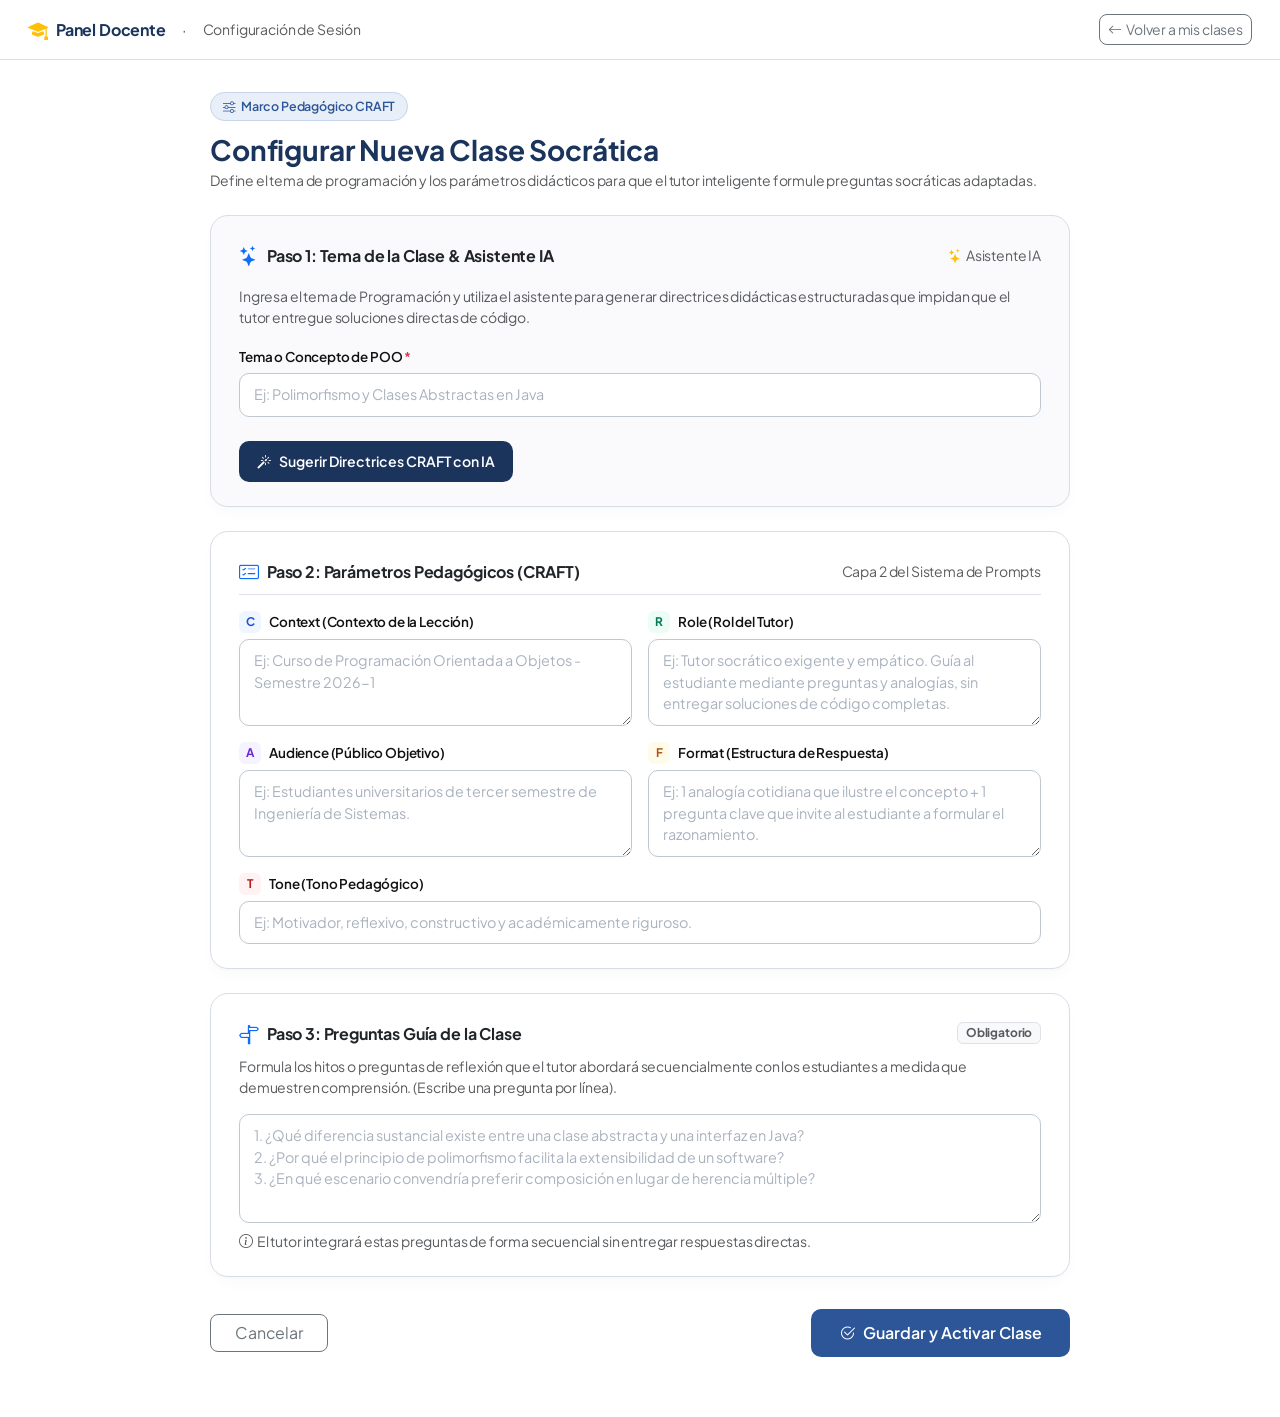
<file: Proyecto_Grado/src/main/resources/templates/docente/nueva_sesion.html>
<!DOCTYPE html>
<!--
  Panel de Configuración de Prompts con IA: formulario para crear una clase socrática (RF-05).
  Uso: docente autenticado. Renderizada por DocenteController (GET /docente/sesiones/nueva); se envía a POST /docente/sesiones/crear.
  Pasos: 1) tema y asistente IA, 2) componentes CRAFT, 3) preguntas guía.
-->
<html xmlns:th="http://www.thymeleaf.org" lang="es">
<head>
    <meta charset="UTF-8">
    <meta name="viewport" content="width=device-width, initial-scale=1.0">
    <title>Nueva Clase — Asistente IA de Prompts (CRAFT)</title>
    <meta th:if="${_csrf != null}" name="_csrf" th:content="${_csrf.token}"/>
    <meta th:if="${_csrf != null}" name="_csrf_header" th:content="${_csrf.headerName}"/>
    <link rel="preconnect" href="https://fonts.googleapis.com">
    <link rel="preconnect" href="https://fonts.gstatic.com" crossorigin>
    <link href="https://fonts.googleapis.com/css2?family=Plus+Jakarta+Sans:wght@400;500;600;700&display=swap" rel="stylesheet">
    <link href="https://cdn.jsdelivr.net/npm/bootstrap@5.3.3/dist/css/bootstrap.min.css" rel="stylesheet">
    <link rel="stylesheet" href="https://cdn.jsdelivr.net/npm/bootstrap-icons@1.11.3/font/bootstrap-icons.min.css">
    <style>
        :root {
            --puj-blue-dark: #1b345c;
            --puj-blue: #2c5697;
            --bg-canvas: #FFFFFF;
            --text-main: #111111;
            --text-muted: #5a6272;
            --border-subtle: #D8DDE6;
        }
        * {
            box-sizing: border-box;
        }
        body {
            background-color: var(--bg-canvas);
            font-family: 'Plus Jakarta Sans', system-ui, -apple-system, sans-serif;
            color: var(--text-main);
            min-height: 100vh;
            letter-spacing: -0.01em;
        }
        .navbar-minimal {
            background-color: #FFFFFF;
            border-bottom: 1px solid var(--border-subtle);
            padding: 14px 28px;
        }
        .page-container {
            max-width: 900px;
            margin: 0 auto;
            padding: 32px 20px 60px 20px;
        }
        .section-header {
            margin-bottom: 24px;
        }
        .badge-academic {
            display: inline-flex;
            align-items: center;
            gap: 6px;
            background: #E8EFF8;
            color: var(--puj-blue);
            border: 1px solid #C5D5EA;
            padding: 4px 12px;
            border-radius: 9999px;
            font-size: 0.78rem;
            font-weight: 600;
            margin-bottom: 12px;
        }
        .card-panel {
            background: #FFFFFF;
            border: 1px solid var(--border-subtle);
            border-radius: 18px;
            padding: 24px 28px;
            box-shadow: 0 1px 3px rgba(0, 0, 0, 0.02), 0 8px 16px -4px rgba(27, 52, 92, 0.03);
            margin-bottom: 24px;
        }
        .card-ai {
            background: #FAFAFC;
            border: 1px solid #D8DDE6;
            position: relative;
        }
        .craft-badge-tag {
            width: 22px;
            height: 22px;
            border-radius: 6px;
            display: inline-flex;
            align-items: center;
            justify-content: center;
            font-size: 0.74rem;
            font-weight: 700;
        }
        .tag-c { background: #EFF6FF; color: #1D4ED8; }
        .tag-r { background: #ECFDF5; color: #047857; }
        .tag-a { background: #F5F3FF; color: #6D28D9; }
        .tag-f { background: #FFFBEB; color: #B45309; }
        .tag-t { background: #FEF2F2; color: #B91C1C; }

        .form-label {
            font-size: 0.84rem;
            font-weight: 600;
            color: var(--text-main);
            margin-bottom: 6px;
        }
        .form-control {
            border: 1px solid #BFC7D1;
            border-radius: 10px;
            padding: 10px 14px;
            font-size: 0.9rem;
            color: var(--text-main);
            transition: all 0.15s ease;
        }
        .form-control::placeholder {
            color: #A9B2BE;
            opacity: 1;
        }
        .form-control:focus {
            border-color: var(--puj-blue);
            box-shadow: 0 0 0 3px rgba(44, 86, 151, 0.12);
        }
        .btn-ai-magic {
            background-color: var(--puj-blue-dark);
            color: #FFFFFF;
            border-radius: 10px;
            font-weight: 600;
            font-size: 0.88rem;
            padding: 10px 18px;
            border: none;
            transition: all 0.15s ease;
            display: inline-flex;
            align-items: center;
            gap: 8px;
        }
        .btn-ai-magic:hover {
            background-color: var(--puj-blue);
            color: #FFFFFF;
        }
        .btn-save-class {
            background-color: var(--puj-blue);
            color: #FFFFFF;
            font-weight: 600;
            border-radius: 10px;
            padding: 12px 28px;
            border: none;
            transition: all 0.15s ease;
        }
        .btn-save-class:hover {
            background-color: #234A85;
            color: #FFFFFF;
            box-shadow: 0 4px 12px rgba(44, 86, 151, 0.2);
        }
        /* Destello amarillo en los campos que rellena el asistente IA */
        .field-highlight {
            animation: flashHighlight 1.2s ease-out;
        }
        @keyframes flashHighlight {
            0% { background-color: #FEF3C7; }
            100% { background-color: #FFFFFF; }
        }
    </style>
    <link rel="stylesheet" th:href="@{/css/responsive.css}">
</head>
<body>

    <!-- Navegación Superior -->
    <nav class="navbar-minimal d-flex align-items-center justify-content-between">
        <div class="d-flex align-items-center gap-3">
            <a th:href="@{/docente/sesiones}" class="text-decoration-none d-flex align-items-center gap-2" style="color: var(--puj-blue-dark);">
                <i class="bi bi-mortarboard-fill text-warning fs-5"></i>
                <span class="fw-bold fs-6">Panel Docente</span>
            </a>
            <span class="text-muted rsp-ocultar-xs">·</span>
            <span class="small text-muted rsp-ocultar-xs">Configuración de Sesión</span>
        </div>
        <a th:href="@{/docente/sesiones}" class="btn btn-outline-secondary btn-sm rounded-3">
            <i class="bi bi-arrow-left me-1"></i>Volver a mis clases
        </a>
    </nav>

    <div class="page-container">

        <!-- Encabezado de Página -->
        <div class="section-header">
            <span class="badge-academic">
                <i class="bi bi-sliders"></i> Marco Pedagógico CRAFT
            </span>
            <h3 class="fw-bold mb-1" style="color: var(--puj-blue-dark);">Configurar Nueva Clase Socrática</h3>
            <p class="text-muted small mb-0">
                Define el tema de programación y los parámetros didácticos para que el tutor inteligente formule preguntas socráticas adaptadas.
            </p>
        </div>

        <form th:action="@{/docente/sesiones/crear}" method="post" id="formCrearSesion">

            <!-- PASO 1: tema de la clase y botón "Sugerir Directrices CRAFT con IA" (si la IA falla, se carga una plantilla base) -->
            <div class="card-panel card-ai">
                <div class="d-flex align-items-center justify-content-between mb-3">
                    <div class="d-flex align-items-center gap-2">
                        <i class="bi bi-stars text-primary fs-5"></i>
                        <h6 class="fw-bold mb-0 text-dark">Paso 1: Tema de la Clase & Asistente IA</h6>
                    </div>
                    <span class="small text-muted"><i class="bi bi-stars text-warning me-1"></i>Asistente IA</span>
                </div>
                <p class="text-muted small mb-3">
                    Ingresa el tema de Programación y utiliza el asistente para generar directrices didácticas estructuradas que impidan que el tutor entregue soluciones directas de código.
                </p>

                <div class="mb-3">
                    <label for="temaInput" class="form-label">
                        Tema o Concepto de POO <span class="text-danger">*</span>
                    </label>
                    <input type="text" class="form-control" id="temaInput" name="tema" 
                           placeholder="Ej: Polimorfismo y Clases Abstractas en Java" 
                           th:value="${craft.temaActualPoo}" required />
                </div>

                <div class="d-flex flex-wrap align-items-center justify-content-between gap-2 pt-2">
                    <button type="button" class="btn-ai-magic" id="btnAsistenteIa" onclick="generarDirectricesConIa()">
                        <span id="btnIcon"><i class="bi bi-magic"></i></span>
                        <span id="btnSpinner" class="spinner-border spinner-border-sm d-none" role="status"></span>
                        <span id="btnText">Sugerir Directrices CRAFT con IA</span>
                    </button>
                    <div id="aiAlert" class="small text-success fw-semibold d-none">
                        <i class="bi bi-check-circle-fill me-1"></i>Directrices generadas correctamente
                    </div>
                </div>
            </div>

            <!-- PASO 2: componentes CRAFT (Context, Role, Audience, Format, Tone); el asistente IA puede rellenarlos -->
            <div class="card-panel">
                <div class="d-flex align-items-center justify-content-between mb-3 pb-2 border-bottom">
                    <div class="d-flex align-items-center gap-2">
                        <i class="bi bi-card-checklist text-primary fs-5"></i>
                        <h6 class="fw-bold mb-0 text-dark">Paso 2: Parámetros Pedagógicos (CRAFT)</h6>
                    </div>
                    <span class="small text-muted">Capa 2 del Sistema de Prompts</span>
                </div>

                <div class="row g-3">
                    <!-- Context -->
                    <div class="col-md-6">
                        <label for="craftContexto" class="form-label d-flex align-items-center gap-2">
                            <span class="craft-badge-tag tag-c">C</span>
                            <span>Context (Contexto de la Lección)</span>
                        </label>
                        <textarea class="form-control" id="craftContexto" name="craftContexto" rows="3" 
                                  placeholder="Ej: Curso de Programación Orientada a Objetos - Semestre 2026-1"
                                  th:text="${craft.context}" required></textarea>
                    </div>

                    <!-- Role -->
                    <div class="col-md-6">
                        <label for="craftRol" class="form-label d-flex align-items-center gap-2">
                            <span class="craft-badge-tag tag-r">R</span>
                            <span>Role (Rol del Tutor)</span>
                        </label>
                        <textarea class="form-control" id="craftRol" name="craftRol" rows="3" 
                                  placeholder="Ej: Tutor socrático exigente y empático. Guía al estudiante mediante preguntas y analogías, sin entregar soluciones de código completas."
                                  th:text="${craft.role}" required></textarea>
                    </div>

                    <!-- Audience -->
                    <div class="col-md-6">
                        <label for="craftAudiencia" class="form-label d-flex align-items-center gap-2">
                            <span class="craft-badge-tag tag-a">A</span>
                            <span>Audience (Público Objetivo)</span>
                        </label>
                        <textarea class="form-control" id="craftAudiencia" name="craftAudiencia" rows="3" 
                                  placeholder="Ej: Estudiantes universitarios de tercer semestre de Ingeniería de Sistemas."
                                  th:text="${craft.audience}" required></textarea>
                    </div>

                    <!-- Format -->
                    <div class="col-md-6">
                        <label for="craftFormato" class="form-label d-flex align-items-center gap-2">
                            <span class="craft-badge-tag tag-f">F</span>
                            <span>Format (Estructura de Respuesta)</span>
                        </label>
                        <textarea class="form-control" id="craftFormato" name="craftFormato" rows="3" 
                                  placeholder="Ej: 1 analogía cotidiana que ilustre el concepto + 1 pregunta clave que invite al estudiante a formular el razonamiento."
                                  th:text="${craft.format}" required></textarea>
                    </div>

                    <!-- Tone -->
                    <div class="col-12">
                        <label for="craftTono" class="form-label d-flex align-items-center gap-2">
                            <span class="craft-badge-tag tag-t">T</span>
                            <span>Tone (Tono Pedagógico)</span>
                        </label>
                        <input type="text" class="form-control" id="craftTono" name="craftTono" 
                               placeholder="Ej: Motivador, reflexivo, constructivo y académicamente riguroso."
                               th:value="${craft.tone}" required />
                    </div>
                </div>
            </div>

            <!-- PASO 3: preguntas guía del docente, una por línea (el asistente IA no las rellena) -->
            <div class="card-panel">
                <div class="d-flex align-items-center justify-content-between mb-2">
                    <div class="d-flex align-items-center gap-2">
                        <i class="bi bi-signpost-split text-primary fs-5"></i>
                        <h6 class="fw-bold mb-0 text-dark">Paso 3: Preguntas Guía de la Clase</h6>
                    </div>
                    <span class="badge bg-light text-muted border small">Obligatorio</span>
                </div>
                <p class="text-muted small mb-3">
                    Formula los hitos o preguntas de reflexión que el tutor abordará secuencialmente con los estudiantes a medida que demuestren comprensión. (Escribe una pregunta por línea).
                </p>
                <textarea required class="form-control" id="preguntasGuia" name="preguntasGuia" rows="4" 
                          th:text="${craft.preguntasGuia}"
                          placeholder="1. ¿Qué diferencia sustancial existe entre una clase abstracta y una interfaz en Java?&#10;2. ¿Por qué el principio de polimorfismo facilita la extensibilidad de un software?&#10;3. ¿En qué escenario convendría preferir composición en lugar de herencia múltiple?"></textarea>
                <div class="form-text small text-muted mt-2">
                    <i class="bi bi-info-circle me-1"></i>El tutor integrará estas preguntas de forma secuencial sin entregar respuestas directas.
                </div>
            </div>

            <!-- Acciones finales: cancelar o "Guardar y Activar Clase" (envía el formulario) -->
            <div class="d-flex align-items-center justify-content-between pt-2">
                <a th:href="@{/docente/sesiones}" class="btn btn-outline-secondary rounded-3 px-4">
                    Cancelar
                </a>
                <button type="submit" class="btn-save-class">
                    <i class="bi bi-check2-circle me-2"></i>Guardar y Activar Clase
                </button>
            </div>

        </form>

    </div>

    <script src="https://cdn.jsdelivr.net/npm/bootstrap@5.3.3/dist/js/bootstrap.bundle.min.js"></script>
    <script>
        // "Sugerir Directrices CRAFT con IA": envía el tema a POST /docente/api/prompt-assistant y rellena
        // los cinco campos CRAFT. Si la respuesta trae aviso, es la plantilla base y se informa con un alert.
        async function generarDirectricesConIa() {
            const temaInput = document.getElementById('temaInput');
            const btnAsistente = document.getElementById('btnAsistenteIa');
            const btnIcon = document.getElementById('btnIcon');
            const btnSpinner = document.getElementById('btnSpinner');
            const btnText = document.getElementById('btnText');
            const aiAlert = document.getElementById('aiAlert');

            const tema = temaInput.value.trim();
            if (!tema) {
                alert('Por favor escribe el tema de la clase antes de invocar al asistente IA.');
                temaInput.focus();
                return;
            }

            btnAsistente.disabled = true;
            btnIcon.classList.add('d-none');
            btnSpinner.classList.remove('d-none');
            btnText.innerText = 'Generando directrices pedagógicas...';
            aiAlert.classList.add('d-none');

            try {
                const csrfToken = document.querySelector('meta[name="_csrf"]')?.content;
                const csrfHeader = document.querySelector('meta[name="_csrf_header"]')?.content;
                const headers = { 'Content-Type': 'application/json' };
                if (csrfToken && csrfHeader) headers[csrfHeader] = csrfToken;

                const response = await fetch('/docente/api/prompt-assistant', {
                    method: 'POST',
                    headers: headers,
                    body: JSON.stringify({ tema: tema })
                });

                if (!response.ok) {
                    throw new Error('Respuesta no exitosa del servidor');
                }

                const data = await response.json();

                if (data.success && data.craft) {
                    const craft = data.craft;
                    actualizarYResaltar('craftContexto', craft.context);
                    actualizarYResaltar('craftRol', craft.role);
                    actualizarYResaltar('craftAudiencia', craft.audience);
                    actualizarYResaltar('craftFormato', craft.format);
                    actualizarYResaltar('craftTono', craft.tone);

                    if (data.aviso) {
                        // No fue la IA: se cargó la plantilla base
                        aiAlert.classList.add('d-none');
                        alert(data.aviso);
                    } else {
                        aiAlert.classList.remove('d-none');
                    }
                } else {
                    alert('No se pudo generar la propuesta con IA: ' + (data.error || 'Intenta nuevamente.'));
                }
            } catch (err) {
                console.error('Error al invocar asistente IA:', err);
                alert('Ocurrió un inconveniente al consultar al Asistente IA. Puedes completar los campos manualmente.');
            } finally {
                btnAsistente.disabled = false;
                btnIcon.classList.remove('d-none');
                btnSpinner.classList.add('d-none');
                btnText.innerText = 'Sugerir Directrices CRAFT con IA';
            }
        }

        // Asigna el valor al campo y reinicia la animación de resaltado (forzando un reflow con offsetWidth).
        function actualizarYResaltar(elementId, valor) {
            const el = document.getElementById(elementId);
            if (el && valor) {
                el.value = valor;
                el.classList.remove('field-highlight');
                void el.offsetWidth;
                el.classList.add('field-highlight');
            }
        }
    </script>
</body>
</html>
</file>
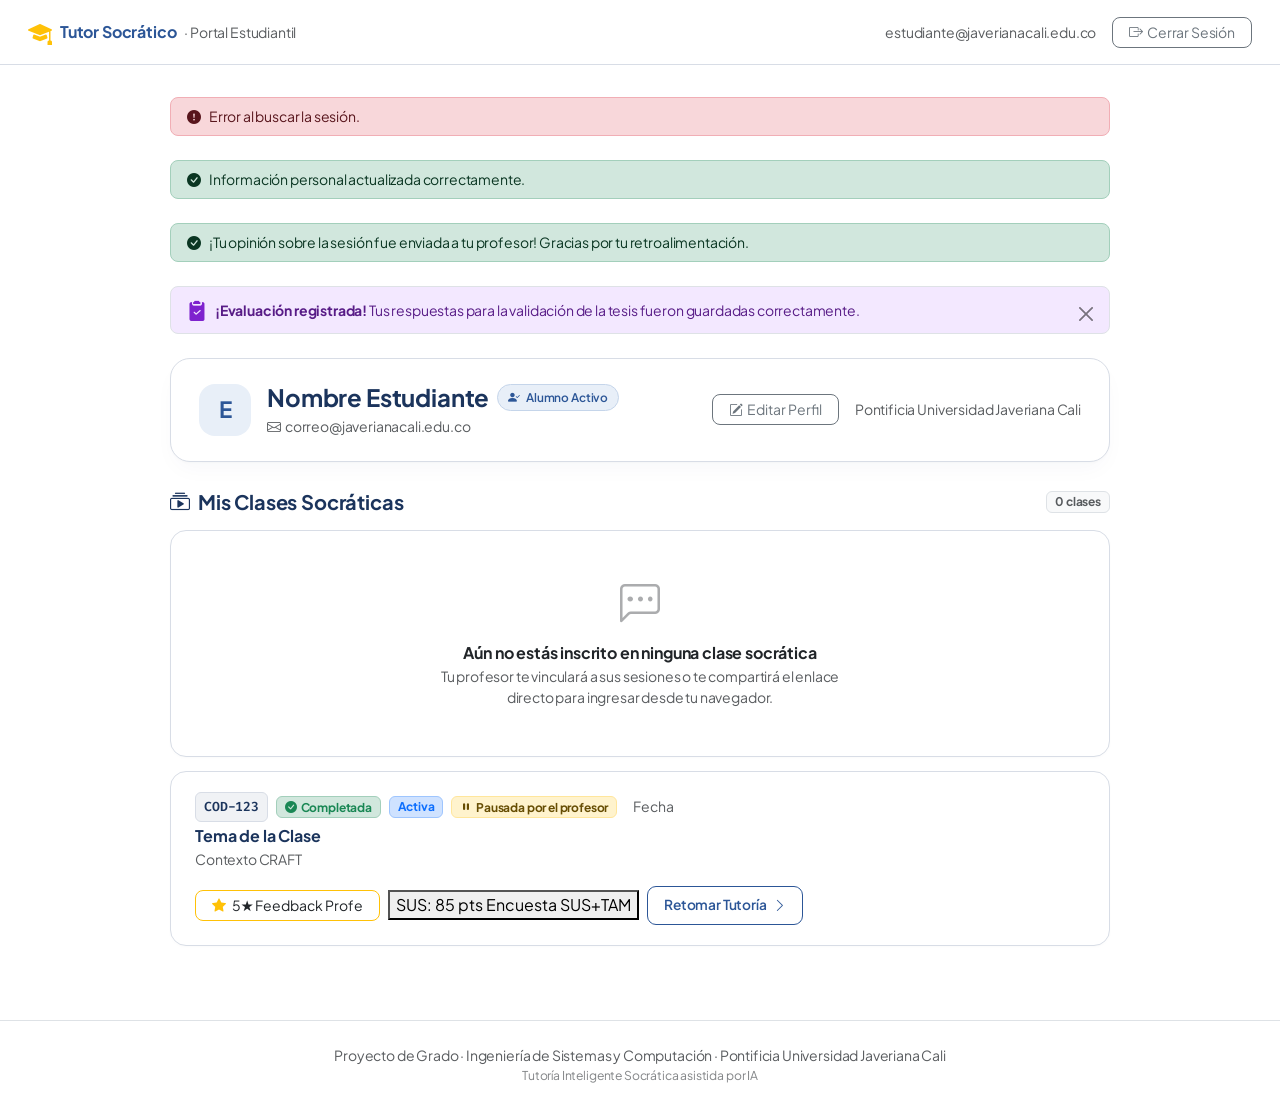
<file: Proyecto_Grado/src/main/resources/templates/estudiante/clases.html>
<!DOCTYPE html>
<!-- Módulo de Interfaz de Estudiante: perfil y lista de clases con su estado, Retomar Tutoría, Feedback Profe (RF-09) y encuesta SUS+TAM. -->
<html xmlns:th="http://www.thymeleaf.org" lang="es">
<head>
    <meta charset="UTF-8">
    <meta name="viewport" content="width=device-width, initial-scale=1.0">
    <title>Espacio de Aprendizaje Estudiantil — Javeriana Cali</title>
    <link rel="preconnect" href="https://fonts.googleapis.com">
    <link rel="preconnect" href="https://fonts.gstatic.com" crossorigin>
    <link href="https://fonts.googleapis.com/css2?family=Plus+Jakarta+Sans:wght@400;500;600;700&family=Fira+Code:wght@400;500&display=swap" rel="stylesheet">
    <link href="https://cdn.jsdelivr.net/npm/bootstrap@5.3.3/dist/css/bootstrap.min.css" rel="stylesheet">
    <link rel="stylesheet" href="https://cdn.jsdelivr.net/npm/bootstrap-icons@1.11.3/font/bootstrap-icons.min.css">
    <style>
        :root {
            --puj-blue: #2c5697;
            --puj-blue-dark: #1b345c;
            --puj-black: #111111;
            --bg-page: #FFFFFF;
            --text-muted: #5a6272;
            --border-subtle: #D8DDE6;
        }
        * {
            box-sizing: border-box;
        }
        body {
            background-color: var(--bg-page);
            font-family: 'Plus Jakarta Sans', system-ui, -apple-system, sans-serif;
            color: var(--puj-black);
            min-height: 100vh;
            letter-spacing: -0.01em;
        }
        .navbar-minimal {
            background-color: #FFFFFF;
            border-bottom: 1px solid var(--border-subtle);
            padding: 14px 28px;
        }
        .container-custom {
            max-width: 980px;
            margin: 0 auto;
            padding: 32px 20px 60px 20px;
        }
        .card-profile {
            background: #FFFFFF;
            border: 1px solid var(--border-subtle);
            border-radius: 20px;
            padding: 24px 28px;
            box-shadow: 0 1px 3px rgba(0, 0, 0, 0.02), 0 10px 24px -6px rgba(27, 52, 92, 0.04);
            margin-bottom: 28px;
        }
        .avatar-circle {
            width: 52px;
            height: 52px;
            border-radius: 16px;
            background: #E8EFF8;
            color: var(--puj-blue);
            display: flex;
            align-items: center;
            justify-content: center;
            font-size: 1.4rem;
            font-weight: 700;
        }
        .card-join {
            background: #F0F2F5;
            border: 1px solid var(--border-subtle);
            border-radius: 18px;
            padding: 24px;
            margin-bottom: 32px;
        }
        .input-code {
            border: 1px solid #BFC7D1;
            border-radius: 10px;
            padding: 11px 16px;
            font-family: 'Fira Code', monospace;
            font-size: 0.95rem;
            color: var(--puj-black);
            background-color: #FFFFFF;
            transition: all 0.15s ease;
        }
        .input-code:focus {
            border-color: var(--puj-blue);
            box-shadow: 0 0 0 3px rgba(44, 86, 151, 0.12);
        }
        .btn-join {
            background-color: var(--puj-blue);
            color: #FFFFFF;
            font-weight: 600;
            padding: 11px 22px;
            border-radius: 10px;
            border: none;
            transition: all 0.15s ease;
            display: inline-flex;
            align-items: center;
            gap: 8px;
            text-decoration: none;
        }
        .btn-join:hover {
            background-color: var(--puj-blue-dark);
            color: #FFFFFF;
            transform: translateY(-1px);
            box-shadow: 0 4px 12px rgba(27, 52, 92, 0.2);
        }
        .card-class {
            background: #FFFFFF;
            border: 1px solid var(--border-subtle);
            border-radius: 16px;
            padding: 20px 24px;
            margin-bottom: 14px;
            box-shadow: 0 1px 3px rgba(0, 0, 0, 0.02);
            transition: all 0.15s ease;
        }
        .card-class:hover {
            border-color: #BFC7D1;
            transform: translateY(-2px);
            box-shadow: 0 8px 16px -4px rgba(27, 52, 92, 0.06);
        }
        .class-code-badge {
            background: #F0F2F5;
            color: var(--puj-blue-dark);
            font-family: 'Fira Code', monospace;
            font-size: 0.82rem;
            font-weight: 600;
            padding: 4px 8px;
            border-radius: 6px;
            border: 1px solid var(--border-subtle);
        }
        .btn-enter-class {
            background-color: transparent;
            color: var(--puj-blue);
            border: 1.5px solid var(--puj-blue);
            font-weight: 600;
            font-size: 0.86rem;
            padding: 8px 16px;
            border-radius: 9px;
            transition: all 0.15s ease;
            display: inline-flex;
            align-items: center;
            gap: 6px;
            text-decoration: none;
        }
        .btn-enter-class:hover {
            background-color: var(--puj-blue);
            color: #FFFFFF;
        }
        .academic-pill {
            display: inline-flex;
            align-items: center;
            gap: 6px;
            background: #E8EFF8;
            color: var(--puj-blue);
            border: 1px solid #C5D5EA;
            padding: 4px 10px;
            border-radius: 9999px;
            font-size: 0.74rem;
            font-weight: 600;
        }
    </style>
    <link rel="stylesheet" th:href="@{/css/responsive.css}">
</head>
<body>

    <!-- 1. Barra de navegación: marca, correo del estudiante y cierre de sesión -->
    <nav class="navbar-minimal d-flex align-items-center justify-content-between">
        <div class="d-flex align-items-center gap-2">
            <i class="bi bi-mortarboard-fill text-warning fs-4"></i>
            <span class="fw-bold fs-6" style="color: var(--puj-blue);">Tutor Socrático</span>
            <span class="text-muted small rsp-ocultar-xs">· Portal Estudiantil</span>
        </div>
        <div class="d-flex align-items-center gap-3">
            <span class="small text-muted d-none d-sm-inline" th:text="${estudiante.correo}">estudiante@javerianacali.edu.co</span>
            <a th:href="@{/logout}" class="btn btn-outline-secondary btn-sm rounded-3 px-3">
                <i class="bi bi-box-arrow-right me-1"></i>Cerrar Sesión
            </a>
        </div>
    </nav>

    <!-- 2. Contenido principal: avisos, perfil y lista de clases -->
    <main class="container-custom">

        <!-- Mensaje de Error si aplica -->
        <div th:if="${error}" class="alert alert-danger rounded-3 py-2 px-3 small mb-4 d-flex align-items-center gap-2" role="alert">
            <i class="bi bi-exclamation-circle-fill"></i>
            <span th:text="${error}">Error al buscar la sesión.</span>
        </div>

        <!-- Mensaje de perfil actualizado -->
        <div th:if="${perfilActualizado}" class="alert alert-success rounded-3 py-2 px-3 small mb-4 d-flex align-items-center gap-2" role="alert">
            <i class="bi bi-check-circle-fill"></i>
            <span>Información personal actualizada correctamente.</span>
        </div>

        <!-- Mensaje de Feedback Enviado -->
        <div th:if="${feedbackEnviado}" class="alert alert-success rounded-3 py-2 px-3 small mb-4 d-flex align-items-center gap-2" role="alert">
            <i class="bi bi-check-circle-fill"></i>
            <span>¡Tu opinión sobre la sesión fue enviada a tu profesor! Gracias por tu retroalimentación.</span>
        </div>

        <!-- Mensaje de Evaluación SUS+TAM Exitosa -->
        <div th:if="${param.evaluacionExitosa}" class="alert alert-dismissible fade show rounded-3 py-2 px-3 small mb-4 d-flex align-items-center gap-2 border" style="background-color: #F3E8FF; border-color: #D8B4FE; color: #581C87;" role="alert">
            <i class="bi bi-clipboard2-check-fill fs-5" style="color: #7E22CE;"></i>
            <span><strong>¡Evaluación registrada!</strong> Tus respuestas para la validación de la tesis fueron guardadas correctamente.</span>
            <button type="button" class="btn-close ms-auto" data-bs-dismiss="alert"></button>
        </div>

        <!-- Perfil del estudiante con acceso al modal Editar Perfil -->
        <div class="card-profile d-flex flex-wrap align-items-center justify-content-between gap-3">
            <div class="d-flex align-items-center gap-3">
                <div class="avatar-circle">
                    <span th:text="${(estudiante.nombre != null and !#strings.isEmpty(estudiante.nombre)) ? #strings.substring(estudiante.nombre, 0, 1).toUpperCase() : 'E'}">E</span>
                </div>
                <div>
                    <div class="d-flex align-items-center gap-2 mb-1 flex-wrap">
                        <h4 class="fw-bold mb-0" style="color: var(--puj-blue-dark);" th:text="${estudiante.nombre}">Nombre Estudiante</h4>
                        <span class="academic-pill"><i class="bi bi-person-check-fill"></i> Alumno Activo</span>
                    </div>
                    <div class="text-muted small">
                        <i class="bi bi-envelope me-1"></i><span th:text="${estudiante.correo}">correo@javerianacali.edu.co</span>
                    </div>
                </div>
            </div>
            <div class="d-flex align-items-center gap-3 flex-wrap">
                <button type="button" class="btn btn-outline-secondary btn-sm rounded-3 px-3" data-bs-toggle="modal" data-bs-target="#modalEditarPerfilEstudiante">
                    <i class="bi bi-pencil-square me-1"></i>Editar Perfil
                </button>
                <div class="text-sm-end d-none d-md-block">
                    <div class="small text-muted mb-0">Pontificia Universidad Javeriana Cali</div>
                </div>
            </div>
        </div>

        <!-- Mis Clases y Participaciones -->
        <div>
            <div class="d-flex justify-content-between align-items-center mb-3">
                <h5 class="fw-bold mb-0" style="color: var(--puj-blue-dark);">
                    <i class="bi bi-collection-play me-2"></i>Mis Clases Socráticas
                </h5>
                <span class="badge bg-light text-muted border px-2 py-1 small" 
                      th:text="${participaciones.size()} + ' clase(s) asignada(s)'">0 clases</span>
            </div>

            <!-- Si no tiene participaciones previas -->
            <div th:if="${#lists.isEmpty(participaciones)}" class="card-class text-center py-5">
                <i class="bi bi-chat-left-dots text-muted opacity-50 display-6 d-block mb-3"></i>
                <h6 class="fw-bold text-dark mb-1">Aún no estás inscrito en ninguna clase socrática</h6>
                <p class="text-muted small mb-0 mx-auto" style="max-width: 440px;">
                    Tu profesor te vinculará a sus sesiones o te compartirá el enlace directo para ingresar desde tu navegador.
                </p>
            </div>

            <!-- Lista de clases: una tarjeta por clase con código, estado, fecha, tema y acciones -->
            <div th:unless="${#lists.isEmpty(participaciones)}">
                <div th:each="part : ${participaciones}" class="card-class d-flex flex-wrap align-items-center justify-content-between gap-3">
                    <div>
                        <div class="d-flex align-items-center gap-2 mb-1">
                            <span class="class-code-badge" th:text="${part.sesion.enlaceUnico}">COD-123</span>
                            <!-- Estado de la tutoría del estudiante (completó la ruta o envió la encuesta) -->
                            <span th:if="${part.tutoriaFinalizada}" class="badge bg-success-subtle text-success border border-success-subtle py-1">
                                <i class="bi bi-check-circle-fill me-1"></i>Completada
                            </span>
                            <!-- Estado de la clase definido por el profesor (pausar es reversible) -->
                            <span th:if="${!part.tutoriaFinalizada and part.sesion.estado}" class="badge bg-primary-subtle text-primary border border-primary-subtle py-1">Activa</span>
                            <span th:if="${!part.tutoriaFinalizada and !part.sesion.estado}" class="badge bg-warning-subtle text-warning-emphasis border border-warning-subtle py-1">
                                <i class="bi bi-pause-fill me-1"></i>Pausada por el profesor
                            </span>
                            <span class="text-muted small ms-2" th:if="${part.createdAt != null}"
                                  th:text="${#temporals.format(part.createdAt, 'dd/MM/yyyy HH:mm')}">Fecha</span>
                        </div>
                        <h6 class="fw-bold mb-1" style="color: var(--puj-blue-dark);" th:text="${part.sesion.tema}">Tema de la Clase</h6>
                        <p class="text-muted small mb-0" th:text="${part.sesion.craftContexto}">Contexto CRAFT</p>
                    </div>
                    <!-- Acciones: Feedback Profe, encuesta SUS+TAM (muestra el puntaje SUS una vez enviada) y Retomar Tutoría -->
                    <div class="d-flex align-items-center gap-2 flex-wrap">
                        <button type="button" class="btn btn-outline-warning btn-sm rounded-3 px-3 py-1 text-dark"
                                data-bs-toggle="modal" th:data-bs-target="'#modalFeedbackClase' + ${part.id}">
                            <i class="bi bi-star-fill text-warning me-1"></i>
                            <span th:if="${part.valoracionEstudiante != null}" th:text="${part.valoracionEstudiante} + '★ Feedback Profe'">5★</span>
                            <span th:unless="${part.valoracionEstudiante != null}">Feedback Profe</span>
                        </button>
                        <button type="button" 
                                th:class="${part.evaluacionSusTam != null ? 'btn btn-sm rounded-3 px-3 py-1 border' : 'btn btn-sm rounded-3 px-3 py-1 text-white shadow-sm'}"
                                th:style="${part.evaluacionSusTam != null ? 'background-color: #F3E8FF; border-color: #D8B4FE !important; color: #6B21A8;' : 'background-color: #6f42c1; border-color: #6f42c1; color: white;'}"
                                data-bs-toggle="modal" th:data-bs-target="'#modalSusTamClase' + ${part.id}">
                            <i th:class="${part.evaluacionSusTam != null ? 'bi bi-check-circle-fill text-success me-1' : 'bi bi-clipboard2-check-fill text-white me-1'}"></i>
                            <span th:if="${part.evaluacionSusTam != null}" th:text="'SUS: ' + ${part.susScore} + ' pts'">SUS: 85 pts</span>
                            <span th:unless="${part.evaluacionSusTam != null}">Encuesta SUS+TAM</span>
                        </button>
                        <a th:href="@{'/chat/' + ${part.sesion.enlaceUnico}}" class="btn-enter-class">
                            <span>Retomar Tutoría</span>
                            <i class="bi bi-chevron-right"></i>
                        </a>
                    </div>
                </div>
            </div>

        </div>

    </main>

    <!-- MODAL Editar Perfil: nombre y nueva contraseña opcional; el correo institucional no se puede modificar -->
    <div class="modal fade" id="modalEditarPerfilEstudiante" tabindex="-1" aria-hidden="true">
        <div class="modal-dialog modal-dialog-centered">
            <div class="modal-content border-0 shadow rounded-4 overflow-hidden">
                <div class="modal-header border-bottom p-3">
                    <h6 class="modal-title fw-bold" style="color: var(--puj-blue-dark);">
                        <i class="bi bi-person-gear me-1"></i>Editar Información del Estudiante
                    </h6>
                    <button type="button" class="btn-close" data-bs-dismiss="modal"></button>
                </div>
                <form th:action="@{/estudiante/perfil/actualizar}" method="post">
                    <div class="modal-body p-4">
                        <div class="mb-3">
                            <label for="nombreEstudiante" class="form-label small fw-bold">Nombre Completo</label>
                            <input type="text" class="form-control rounded-3" id="nombreEstudiante" name="nombre" 
                                   th:value="${estudiante != null ? estudiante.nombre : ''}" required />
                        </div>

                        <div class="mb-3">
                            <label class="form-label small fw-bold text-muted">Correo Institucional</label>
                            <input type="email" class="form-control rounded-3 bg-light text-muted" 
                                   th:value="${estudiante != null ? estudiante.correo : ''}" disabled />
                            <div class="form-text small" style="font-size: 0.76rem;">El correo institucional está vinculado a tu cuenta universitaria y no se puede modificar.</div>
                        </div>

                        <div class="mb-3">
                            <label for="nuevaContrasenaEstudiante" class="form-label small fw-bold">Nueva Contraseña <span class="text-muted fw-normal">(Opcional)</span></label>
                            <input type="password" class="form-control rounded-3" id="nuevaContrasenaEstudiante" name="nuevaContrasena" 
                                   placeholder="Dejar en blanco para mantener la actual" />
                        </div>
                    </div>
                    <div class="modal-footer bg-light p-3 border-top">
                        <button type="button" class="btn btn-outline-secondary btn-sm rounded-3 px-3" data-bs-dismiss="modal">Cancelar</button>
                        <button type="submit" class="btn btn-primary btn-sm rounded-3 px-3" style="background-color: var(--puj-blue); border-color: var(--puj-blue);">
                            Guardar Cambios
                        </button>
                    </div>
                </form>
            </div>
        </div>
    </div>

    <!-- MODALES Feedback Profe, uno por clase: valoración de 1 a 5 y comentarios o dudas para el profesor -->
    <div th:each="part : ${participaciones}" class="modal fade" th:id="'modalFeedbackClase' + ${part.id}" tabindex="-1" aria-hidden="true">
        <div class="modal-dialog modal-dialog-centered">
            <div class="modal-content border-0 shadow rounded-4 overflow-hidden">
                <div class="modal-header border-bottom p-3">
                    <h6 class="modal-title fw-bold" style="color: var(--puj-blue-dark);">
                        <i class="bi bi-chat-heart-fill text-primary me-2"></i>Feedback: <span th:text="${part.sesion.tema}">Tema</span>
                    </h6>
                    <button type="button" class="btn-close" data-bs-dismiss="modal"></button>
                </div>
                <form th:action="@{'/estudiante/clases/' + ${part.id} + '/feedback'}" method="post">
                    <div class="modal-body p-4">
                        <p class="text-muted small mb-3">
                            Comparte con tu profesor cómo fue tu experiencia de aprendizaje en esta clase con el tutor inteligente socrático.
                        </p>

                        <!-- Valoración en estrellas -->
                        <div class="mb-4 text-center">
                            <label class="form-label small fw-bold d-block text-dark mb-2">Calificación de la sesión</label>
                            <div class="d-inline-flex gap-2 justify-content-center">
                                <div th:each="estrella : ${#numbers.sequence(1, 5)}" class="form-check form-check-inline m-0">
                                    <input class="btn-check" type="radio" th:name="'valoracion'" th:id="'star_' + ${part.id} + '_' + ${estrella}" th:value="${estrella}"
                                           th:checked="${part.valoracionEstudiante != null ? part.valoracionEstudiante == estrella : estrella == 5}" required />
                                    <label class="btn btn-outline-warning btn-sm rounded-3 px-3 py-2 fw-bold" th:for="'star_' + ${part.id} + '_' + ${estrella}">
                                        <span th:text="${estrella}">1</span> <i class="bi bi-star-fill text-warning"></i>
                                    </label>
                                </div>
                            </div>
                        </div>

                        <!-- Comentario -->
                        <div class="mb-3">
                            <label th:for="'comentario_' + ${part.id}" class="form-label small fw-bold">Comentarios o Dudas para tu Profesor</label>
                            <textarea class="form-control rounded-3" th:id="'comentario_' + ${part.id}" name="comentario" rows="3"
                                      placeholder="¿Qué te pareció la explicación? ¿Qué dudas te quedaron?"
                                      th:text="${part.feedbackEstudiante != null ? part.feedbackEstudiante : ''}"></textarea>
                            <div class="form-text small" style="font-size: 0.76rem;">Tu comentario será visible para el profesor en su panel de administración.</div>
                        </div>
                    </div>
                    <div class="modal-footer bg-light p-3 border-top">
                        <button type="button" class="btn btn-outline-secondary btn-sm rounded-3 px-3" data-bs-dismiss="modal">Cerrar</button>
                        <button type="submit" class="btn btn-primary btn-sm rounded-3 px-3" style="background-color: var(--puj-blue); border-color: var(--puj-blue);">
                            <i class="bi bi-send me-1"></i>Guardar Retroalimentación
                        </button>
                    </div>
                </form>
            </div>
        </div>
    </div>

    <!-- MODALES SUS+TAM, uno por clase: 10 ítems SUS, 6 ítems TAM y comentario opcional -->
    <div th:each="part : ${participaciones}" class="modal fade" th:id="'modalSusTamClase' + ${part.id}" tabindex="-1" aria-hidden="true">
        <div class="modal-dialog modal-dialog-centered modal-lg modal-dialog-scrollable" style="max-height: 90vh;">
            <form class="modal-content border-0 shadow rounded-4 overflow-hidden" 
                  style="max-height: 90vh; display: flex; flex-direction: column;"
                  th:action="@{'/estudiante/clases/' + ${part.id} + '/evaluacion-sus-tam'}" 
                  method="post">
                <div class="modal-header border-bottom p-3 flex-shrink-0" style="background: linear-gradient(135deg, #FAF5FF 0%, #F3E8FF 100%);">
                    <div>
                        <div class="d-flex align-items-center gap-2">
                            <span class="badge rounded-pill text-white" style="background-color: #7E22CE; font-size: 0.72rem;">Validación de Tesis</span>
                            <span class="small text-muted" th:text="${part.sesion.tema}">Tema</span>
                        </div>
                        <h6 class="modal-title fw-bold mb-0 mt-1" style="color: #581C87;">
                            <i class="bi bi-clipboard2-check-fill me-2" style="color: #7E22CE;"></i>Evaluación SUS + TAM: <span th:text="${part.sesion.tema}">Tema</span>
                        </h6>
                    </div>
                    <button type="button" class="btn-close" data-bs-dismiss="modal"></button>
                </div>
                <div class="modal-body p-4" style="overflow-y: auto; flex-grow: 1;">
                        <div class="alert alert-light border rounded-3 p-3 mb-4 small">
                            <div class="fw-bold mb-1" style="color: #581C87;">
                                <i class="bi bi-info-circle-fill me-1"></i>Instrucciones de Diligenciamiento:
                            </div>
                            <p class="text-muted mb-2">
                                Califica las siguientes afirmaciones de acuerdo con tu experiencia en esta clase. Escala de 1 a 5:
                            </p>
                            <div class="d-flex flex-wrap justify-content-between gap-2 p-2 rounded-2" style="background-color: #F8FAFC; font-size: 0.76rem;">
                                <span><strong>1:</strong> Totalmente en desacuerdo</span>
                                <span><strong>2:</strong> En desacuerdo</span>
                                <span><strong>3:</strong> Neutral</span>
                                <span><strong>4:</strong> De acuerdo</span>
                                <span><strong>5:</strong> Totalmente de acuerdo</span>
                            </div>
                        </div>

                        <!-- SECCIÓN 1: USABILIDAD (SUS) -->
                        <div class="mb-4">
                            <div class="d-flex align-items-center gap-2 mb-3 pb-2 border-bottom">
                                <span class="badge rounded-circle p-2 text-white" style="background-color: #6f42c1;">1</span>
                                <h6 class="fw-bold mb-0 text-dark">Usabilidad de la Plataforma Web (Escala SUS)</h6>
                            </div>

                            <div class="vstack gap-3">
                                <div class="p-3 rounded-3 border bg-light-subtle">
                                    <label class="form-label small fw-semibold text-dark mb-2 d-block">1. Creo que me gustaría utilizar esta plataforma con frecuencia para mis prácticas de programación.</label>
                                    <div class="d-flex justify-content-between align-items-center gap-2 flex-wrap">
                                        <span class="small text-muted" style="font-size: 0.72rem;">Desacuerdo</span>
                                        <div class="btn-group" role="group">
                                            <input type="radio" class="btn-check" th:name="'sus1'" th:id="'sus1_' + ${part.id} + '_1'" value="1" required>
                                            <label class="btn btn-outline-secondary btn-sm px-3" th:for="'sus1_' + ${part.id} + '_1'">1</label>
                                            <input type="radio" class="btn-check" th:name="'sus1'" th:id="'sus1_' + ${part.id} + '_2'" value="2">
                                            <label class="btn btn-outline-secondary btn-sm px-3" th:for="'sus1_' + ${part.id} + '_2'">2</label>
                                            <input type="radio" class="btn-check" th:name="'sus1'" th:id="'sus1_' + ${part.id} + '_3'" value="3">
                                            <label class="btn btn-outline-secondary btn-sm px-3" th:for="'sus1_' + ${part.id} + '_3'">3</label>
                                            <input type="radio" class="btn-check" th:name="'sus1'" th:id="'sus1_' + ${part.id} + '_4'" value="4">
                                            <label class="btn btn-outline-secondary btn-sm px-3" th:for="'sus1_' + ${part.id} + '_4'">4</label>
                                            <input type="radio" class="btn-check" th:name="'sus1'" th:id="'sus1_' + ${part.id} + '_5'" value="5">
                                            <label class="btn btn-outline-secondary btn-sm px-3" th:for="'sus1_' + ${part.id} + '_5'">5</label>
                                        </div>
                                        <span class="small text-muted" style="font-size: 0.72rem;">De acuerdo</span>
                                    </div>
                                </div>

                                <div class="p-3 rounded-3 border bg-light-subtle">
                                    <label class="form-label small fw-semibold text-dark mb-2 d-block">2. Encontré la plataforma innecesariamente compleja para ingresar o interactuar.</label>
                                    <div class="d-flex justify-content-between align-items-center gap-2 flex-wrap">
                                        <span class="small text-muted" style="font-size: 0.72rem;">Desacuerdo</span>
                                        <div class="btn-group" role="group">
                                            <input type="radio" class="btn-check" th:name="'sus2'" th:id="'sus2_' + ${part.id} + '_1'" value="1" required>
                                            <label class="btn btn-outline-secondary btn-sm px-3" th:for="'sus2_' + ${part.id} + '_1'">1</label>
                                            <input type="radio" class="btn-check" th:name="'sus2'" th:id="'sus2_' + ${part.id} + '_2'" value="2">
                                            <label class="btn btn-outline-secondary btn-sm px-3" th:for="'sus2_' + ${part.id} + '_2'">2</label>
                                            <input type="radio" class="btn-check" th:name="'sus2'" th:id="'sus2_' + ${part.id} + '_3'" value="3">
                                            <label class="btn btn-outline-secondary btn-sm px-3" th:for="'sus2_' + ${part.id} + '_3'">3</label>
                                            <input type="radio" class="btn-check" th:name="'sus2'" th:id="'sus2_' + ${part.id} + '_4'" value="4">
                                            <label class="btn btn-outline-secondary btn-sm px-3" th:for="'sus2_' + ${part.id} + '_4'">4</label>
                                            <input type="radio" class="btn-check" th:name="'sus2'" th:id="'sus2_' + ${part.id} + '_5'" value="5">
                                            <label class="btn btn-outline-secondary btn-sm px-3" th:for="'sus2_' + ${part.id} + '_5'">5</label>
                                        </div>
                                        <span class="small text-muted" style="font-size: 0.72rem;">De acuerdo</span>
                                    </div>
                                </div>

                                <div class="p-3 rounded-3 border bg-light-subtle">
                                    <label class="form-label small fw-semibold text-dark mb-2 d-block">3. Considero que la plataforma fue fácil de usar e intuitiva.</label>
                                    <div class="d-flex justify-content-between align-items-center gap-2 flex-wrap">
                                        <span class="small text-muted" style="font-size: 0.72rem;">Desacuerdo</span>
                                        <div class="btn-group" role="group">
                                            <input type="radio" class="btn-check" th:name="'sus3'" th:id="'sus3_' + ${part.id} + '_1'" value="1" required>
                                            <label class="btn btn-outline-secondary btn-sm px-3" th:for="'sus3_' + ${part.id} + '_1'">1</label>
                                            <input type="radio" class="btn-check" th:name="'sus3'" th:id="'sus3_' + ${part.id} + '_2'" value="2">
                                            <label class="btn btn-outline-secondary btn-sm px-3" th:for="'sus3_' + ${part.id} + '_2'">2</label>
                                            <input type="radio" class="btn-check" th:name="'sus3'" th:id="'sus3_' + ${part.id} + '_3'" value="3">
                                            <label class="btn btn-outline-secondary btn-sm px-3" th:for="'sus3_' + ${part.id} + '_3'">3</label>
                                            <input type="radio" class="btn-check" th:name="'sus3'" th:id="'sus3_' + ${part.id} + '_4'" value="4">
                                            <label class="btn btn-outline-secondary btn-sm px-3" th:for="'sus3_' + ${part.id} + '_4'">4</label>
                                            <input type="radio" class="btn-check" th:name="'sus3'" th:id="'sus3_' + ${part.id} + '_5'" value="5">
                                            <label class="btn btn-outline-secondary btn-sm px-3" th:for="'sus3_' + ${part.id} + '_5'">5</label>
                                        </div>
                                        <span class="small text-muted" style="font-size: 0.72rem;">De acuerdo</span>
                                    </div>
                                </div>

                                <div class="p-3 rounded-3 border bg-light-subtle">
                                    <label class="form-label small fw-semibold text-dark mb-2 d-block">4. Creo que necesitaría la ayuda de un profesor o monitor para poder utilizar esta plataforma.</label>
                                    <div class="d-flex justify-content-between align-items-center gap-2 flex-wrap">
                                        <span class="small text-muted" style="font-size: 0.72rem;">Desacuerdo</span>
                                        <div class="btn-group" role="group">
                                            <input type="radio" class="btn-check" th:name="'sus4'" th:id="'sus4_' + ${part.id} + '_1'" value="1" required>
                                            <label class="btn btn-outline-secondary btn-sm px-3" th:for="'sus4_' + ${part.id} + '_1'">1</label>
                                            <input type="radio" class="btn-check" th:name="'sus4'" th:id="'sus4_' + ${part.id} + '_2'" value="2">
                                            <label class="btn btn-outline-secondary btn-sm px-3" th:for="'sus4_' + ${part.id} + '_2'">2</label>
                                            <input type="radio" class="btn-check" th:name="'sus4'" th:id="'sus4_' + ${part.id} + '_3'" value="3">
                                            <label class="btn btn-outline-secondary btn-sm px-3" th:for="'sus4_' + ${part.id} + '_3'">3</label>
                                            <input type="radio" class="btn-check" th:name="'sus4'" th:id="'sus4_' + ${part.id} + '_4'" value="4">
                                            <label class="btn btn-outline-secondary btn-sm px-3" th:for="'sus4_' + ${part.id} + '_4'">4</label>
                                            <input type="radio" class="btn-check" th:name="'sus4'" th:id="'sus4_' + ${part.id} + '_5'" value="5">
                                            <label class="btn btn-outline-secondary btn-sm px-3" th:for="'sus4_' + ${part.id} + '_5'">5</label>
                                        </div>
                                        <span class="small text-muted" style="font-size: 0.72rem;">De acuerdo</span>
                                    </div>
                                </div>

                                <div class="p-3 rounded-3 border bg-light-subtle">
                                    <label class="form-label small fw-semibold text-dark mb-2 d-block">5. Sentí que las distintas funciones del sistema estaban bien integradas.</label>
                                    <div class="d-flex justify-content-between align-items-center gap-2 flex-wrap">
                                        <span class="small text-muted" style="font-size: 0.72rem;">Desacuerdo</span>
                                        <div class="btn-group" role="group">
                                            <input type="radio" class="btn-check" th:name="'sus5'" th:id="'sus5_' + ${part.id} + '_1'" value="1" required>
                                            <label class="btn btn-outline-secondary btn-sm px-3" th:for="'sus5_' + ${part.id} + '_1'">1</label>
                                            <input type="radio" class="btn-check" th:name="'sus5'" th:id="'sus5_' + ${part.id} + '_2'" value="2">
                                            <label class="btn btn-outline-secondary btn-sm px-3" th:for="'sus5_' + ${part.id} + '_2'">2</label>
                                            <input type="radio" class="btn-check" th:name="'sus5'" th:id="'sus5_' + ${part.id} + '_3'" value="3">
                                            <label class="btn btn-outline-secondary btn-sm px-3" th:for="'sus5_' + ${part.id} + '_3'">3</label>
                                            <input type="radio" class="btn-check" th:name="'sus5'" th:id="'sus5_' + ${part.id} + '_4'" value="4">
                                            <label class="btn btn-outline-secondary btn-sm px-3" th:for="'sus5_' + ${part.id} + '_4'">4</label>
                                            <input type="radio" class="btn-check" th:name="'sus5'" th:id="'sus5_' + ${part.id} + '_5'" value="5">
                                            <label class="btn btn-outline-secondary btn-sm px-3" th:for="'sus5_' + ${part.id} + '_5'">5</label>
                                        </div>
                                        <span class="small text-muted" style="font-size: 0.72rem;">De acuerdo</span>
                                    </div>
                                </div>

                                <div class="p-3 rounded-3 border bg-light-subtle">
                                    <label class="form-label small fw-semibold text-dark mb-2 d-block">6. Percibí demasiadas inconsistencias o fallas en el comportamiento del sistema.</label>
                                    <div class="d-flex justify-content-between align-items-center gap-2 flex-wrap">
                                        <span class="small text-muted" style="font-size: 0.72rem;">Desacuerdo</span>
                                        <div class="btn-group" role="group">
                                            <input type="radio" class="btn-check" th:name="'sus6'" th:id="'sus6_' + ${part.id} + '_1'" value="1" required>
                                            <label class="btn btn-outline-secondary btn-sm px-3" th:for="'sus6_' + ${part.id} + '_1'">1</label>
                                            <input type="radio" class="btn-check" th:name="'sus6'" th:id="'sus6_' + ${part.id} + '_2'" value="2">
                                            <label class="btn btn-outline-secondary btn-sm px-3" th:for="'sus6_' + ${part.id} + '_2'">2</label>
                                            <input type="radio" class="btn-check" th:name="'sus6'" th:id="'sus6_' + ${part.id} + '_3'" value="3">
                                            <label class="btn btn-outline-secondary btn-sm px-3" th:for="'sus6_' + ${part.id} + '_3'">3</label>
                                            <input type="radio" class="btn-check" th:name="'sus6'" th:id="'sus6_' + ${part.id} + '_4'" value="4">
                                            <label class="btn btn-outline-secondary btn-sm px-3" th:for="'sus6_' + ${part.id} + '_4'">4</label>
                                            <input type="radio" class="btn-check" th:name="'sus6'" th:id="'sus6_' + ${part.id} + '_5'" value="5">
                                            <label class="btn btn-outline-secondary btn-sm px-3" th:for="'sus6_' + ${part.id} + '_5'">5</label>
                                        </div>
                                        <span class="small text-muted" style="font-size: 0.72rem;">De acuerdo</span>
                                    </div>
                                </div>

                                <div class="p-3 rounded-3 border bg-light-subtle">
                                    <label class="form-label small fw-semibold text-dark mb-2 d-block">7. Imagino que la mayoría de estudiantes de programación aprenderían a usar esta plataforma muy rápidamente.</label>
                                    <div class="d-flex justify-content-between align-items-center gap-2 flex-wrap">
                                        <span class="small text-muted" style="font-size: 0.72rem;">Desacuerdo</span>
                                        <div class="btn-group" role="group">
                                            <input type="radio" class="btn-check" th:name="'sus7'" th:id="'sus7_' + ${part.id} + '_1'" value="1" required>
                                            <label class="btn btn-outline-secondary btn-sm px-3" th:for="'sus7_' + ${part.id} + '_1'">1</label>
                                            <input type="radio" class="btn-check" th:name="'sus7'" th:id="'sus7_' + ${part.id} + '_2'" value="2">
                                            <label class="btn btn-outline-secondary btn-sm px-3" th:for="'sus7_' + ${part.id} + '_2'">2</label>
                                            <input type="radio" class="btn-check" th:name="'sus7'" th:id="'sus7_' + ${part.id} + '_3'" value="3">
                                            <label class="btn btn-outline-secondary btn-sm px-3" th:for="'sus7_' + ${part.id} + '_3'">3</label>
                                            <input type="radio" class="btn-check" th:name="'sus7'" th:id="'sus7_' + ${part.id} + '_4'" value="4">
                                            <label class="btn btn-outline-secondary btn-sm px-3" th:for="'sus7_' + ${part.id} + '_4'">4</label>
                                            <input type="radio" class="btn-check" th:name="'sus7'" th:id="'sus7_' + ${part.id} + '_5'" value="5">
                                            <label class="btn btn-outline-secondary btn-sm px-3" th:for="'sus7_' + ${part.id} + '_5'">5</label>
                                        </div>
                                        <span class="small text-muted" style="font-size: 0.72rem;">De acuerdo</span>
                                    </div>
                                </div>

                                <div class="p-3 rounded-3 border bg-light-subtle">
                                    <label class="form-label small fw-semibold text-dark mb-2 d-block">8. Encontré la plataforma muy engorrosa o lenta de operar durante la actividad.</label>
                                    <div class="d-flex justify-content-between align-items-center gap-2 flex-wrap">
                                        <span class="small text-muted" style="font-size: 0.72rem;">Desacuerdo</span>
                                        <div class="btn-group" role="group">
                                            <input type="radio" class="btn-check" th:name="'sus8'" th:id="'sus8_' + ${part.id} + '_1'" value="1" required>
                                            <label class="btn btn-outline-secondary btn-sm px-3" th:for="'sus8_' + ${part.id} + '_1'">1</label>
                                            <input type="radio" class="btn-check" th:name="'sus8'" th:id="'sus8_' + ${part.id} + '_2'" value="2">
                                            <label class="btn btn-outline-secondary btn-sm px-3" th:for="'sus8_' + ${part.id} + '_2'">2</label>
                                            <input type="radio" class="btn-check" th:name="'sus8'" th:id="'sus8_' + ${part.id} + '_3'" value="3">
                                            <label class="btn btn-outline-secondary btn-sm px-3" th:for="'sus8_' + ${part.id} + '_3'">3</label>
                                            <input type="radio" class="btn-check" th:name="'sus8'" th:id="'sus8_' + ${part.id} + '_4'" value="4">
                                            <label class="btn btn-outline-secondary btn-sm px-3" th:for="'sus8_' + ${part.id} + '_4'">4</label>
                                            <input type="radio" class="btn-check" th:name="'sus8'" th:id="'sus8_' + ${part.id} + '_5'" value="5">
                                            <label class="btn btn-outline-secondary btn-sm px-3" th:for="'sus8_' + ${part.id} + '_5'">5</label>
                                        </div>
                                        <span class="small text-muted" style="font-size: 0.72rem;">De acuerdo</span>
                                    </div>
                                </div>

                                <div class="p-3 rounded-3 border bg-light-subtle">
                                    <label class="form-label small fw-semibold text-dark mb-2 d-block">9. Me sentí seguro y confiado interactuando con la plataforma.</label>
                                    <div class="d-flex justify-content-between align-items-center gap-2 flex-wrap">
                                        <span class="small text-muted" style="font-size: 0.72rem;">Desacuerdo</span>
                                        <div class="btn-group" role="group">
                                            <input type="radio" class="btn-check" th:name="'sus9'" th:id="'sus9_' + ${part.id} + '_1'" value="1" required>
                                            <label class="btn btn-outline-secondary btn-sm px-3" th:for="'sus9_' + ${part.id} + '_1'">1</label>
                                            <input type="radio" class="btn-check" th:name="'sus9'" th:id="'sus9_' + ${part.id} + '_2'" value="2">
                                            <label class="btn btn-outline-secondary btn-sm px-3" th:for="'sus9_' + ${part.id} + '_2'">2</label>
                                            <input type="radio" class="btn-check" th:name="'sus9'" th:id="'sus9_' + ${part.id} + '_3'" value="3">
                                            <label class="btn btn-outline-secondary btn-sm px-3" th:for="'sus9_' + ${part.id} + '_3'">3</label>
                                            <input type="radio" class="btn-check" th:name="'sus9'" th:id="'sus9_' + ${part.id} + '_4'" value="4">
                                            <label class="btn btn-outline-secondary btn-sm px-3" th:for="'sus9_' + ${part.id} + '_4'">4</label>
                                            <input type="radio" class="btn-check" th:name="'sus9'" th:id="'sus9_' + ${part.id} + '_5'" value="5">
                                            <label class="btn btn-outline-secondary btn-sm px-3" th:for="'sus9_' + ${part.id} + '_5'">5</label>
                                        </div>
                                        <span class="small text-muted" style="font-size: 0.72rem;">De acuerdo</span>
                                    </div>
                                </div>

                                <div class="p-3 rounded-3 border bg-light-subtle">
                                    <label class="form-label small fw-semibold text-dark mb-2 d-block">10. Necesité aprender demasiadas cosas antes de poder empezar a interactuar con el tutor.</label>
                                    <div class="d-flex justify-content-between align-items-center gap-2 flex-wrap">
                                        <span class="small text-muted" style="font-size: 0.72rem;">Desacuerdo</span>
                                        <div class="btn-group" role="group">
                                            <input type="radio" class="btn-check" th:name="'sus10'" th:id="'sus10_' + ${part.id} + '_1'" value="1" required>
                                            <label class="btn btn-outline-secondary btn-sm px-3" th:for="'sus10_' + ${part.id} + '_1'">1</label>
                                            <input type="radio" class="btn-check" th:name="'sus10'" th:id="'sus10_' + ${part.id} + '_2'" value="2">
                                            <label class="btn btn-outline-secondary btn-sm px-3" th:for="'sus10_' + ${part.id} + '_2'">2</label>
                                            <input type="radio" class="btn-check" th:name="'sus10'" th:id="'sus10_' + ${part.id} + '_3'" value="3">
                                            <label class="btn btn-outline-secondary btn-sm px-3" th:for="'sus10_' + ${part.id} + '_3'">3</label>
                                            <input type="radio" class="btn-check" th:name="'sus10'" th:id="'sus10_' + ${part.id} + '_4'" value="4">
                                            <label class="btn btn-outline-secondary btn-sm px-3" th:for="'sus10_' + ${part.id} + '_4'">4</label>
                                            <input type="radio" class="btn-check" th:name="'sus10'" th:id="'sus10_' + ${part.id} + '_5'" value="5">
                                            <label class="btn btn-outline-secondary btn-sm px-3" th:for="'sus10_' + ${part.id} + '_5'">5</label>
                                        </div>
                                        <span class="small text-muted" style="font-size: 0.72rem;">De acuerdo</span>
                                    </div>
                                </div>
                            </div>
                        </div>

                        <!-- SECCIÓN 2: ACEPTACIÓN PEDAGÓGICA (TAM) -->
                        <div class="mb-4">
                            <div class="d-flex align-items-center gap-2 mb-3 pb-2 border-bottom">
                                <span class="badge rounded-circle p-2 text-white" style="background-color: #6f42c1;">2</span>
                                <h6 class="fw-bold mb-0 text-dark">Aceptación Pedagógica del Tutor Socrático (Modelo TAM)</h6>
                            </div>

                            <div class="vstack gap-3">
                                <div class="p-3 rounded-3 border bg-light-subtle">
                                    <label class="form-label small fw-semibold text-dark mb-2 d-block">11. [Utilidad Pedagógica] Recibir preguntas orientadoras y analogías en vez del código resuelto me ayudó a entender mejor la lógica de POO.</label>
                                    <div class="d-flex justify-content-between align-items-center gap-2 flex-wrap">
                                        <span class="small text-muted" style="font-size: 0.72rem;">Desacuerdo</span>
                                        <div class="btn-group" role="group">
                                            <input type="radio" class="btn-check" th:name="'tamUtilidad'" th:id="'tam1_' + ${part.id} + '_1'" value="1" required>
                                            <label class="btn btn-outline-secondary btn-sm px-3" th:for="'tam1_' + ${part.id} + '_1'">1</label>
                                            <input type="radio" class="btn-check" th:name="'tamUtilidad'" th:id="'tam1_' + ${part.id} + '_2'" value="2">
                                            <label class="btn btn-outline-secondary btn-sm px-3" th:for="'tam1_' + ${part.id} + '_2'">2</label>
                                            <input type="radio" class="btn-check" th:name="'tamUtilidad'" th:id="'tam1_' + ${part.id} + '_3'" value="3">
                                            <label class="btn btn-outline-secondary btn-sm px-3" th:for="'tam1_' + ${part.id} + '_3'">3</label>
                                            <input type="radio" class="btn-check" th:name="'tamUtilidad'" th:id="'tam1_' + ${part.id} + '_4'" value="4">
                                            <label class="btn btn-outline-secondary btn-sm px-3" th:for="'tam1_' + ${part.id} + '_4'">4</label>
                                            <input type="radio" class="btn-check" th:name="'tamUtilidad'" th:id="'tam1_' + ${part.id} + '_5'" value="5">
                                            <label class="btn btn-outline-secondary btn-sm px-3" th:for="'tam1_' + ${part.id} + '_5'">5</label>
                                        </div>
                                        <span class="small text-muted" style="font-size: 0.72rem;">De acuerdo</span>
                                    </div>
                                </div>

                                <div class="p-3 rounded-3 border bg-light-subtle">
                                    <label class="form-label small fw-semibold text-dark mb-2 d-block">12. [Autonomía Cognitiva] La interacción con el tutor me ayudó a identificar mis propios errores conceptuales y a avanzar en la solución por mí mismo.</label>
                                    <div class="d-flex justify-content-between align-items-center gap-2 flex-wrap">
                                        <span class="small text-muted" style="font-size: 0.72rem;">Desacuerdo</span>
                                        <div class="btn-group" role="group">
                                            <input type="radio" class="btn-check" th:name="'tamAutonomia'" th:id="'tam2_' + ${part.id} + '_1'" value="1" required>
                                            <label class="btn btn-outline-secondary btn-sm px-3" th:for="'tam2_' + ${part.id} + '_1'">1</label>
                                            <input type="radio" class="btn-check" th:name="'tamAutonomia'" th:id="'tam2_' + ${part.id} + '_2'" value="2">
                                            <label class="btn btn-outline-secondary btn-sm px-3" th:for="'tam2_' + ${part.id} + '_2'">2</label>
                                            <input type="radio" class="btn-check" th:name="'tamAutonomia'" th:id="'tam2_' + ${part.id} + '_3'" value="3">
                                            <label class="btn btn-outline-secondary btn-sm px-3" th:for="'tam2_' + ${part.id} + '_3'">3</label>
                                            <input type="radio" class="btn-check" th:name="'tamAutonomia'" th:id="'tam2_' + ${part.id} + '_4'" value="4">
                                            <label class="btn btn-outline-secondary btn-sm px-3" th:for="'tam2_' + ${part.id} + '_4'">4</label>
                                            <input type="radio" class="btn-check" th:name="'tamAutonomia'" th:id="'tam2_' + ${part.id} + '_5'" value="5">
                                            <label class="btn btn-outline-secondary btn-sm px-3" th:for="'tam2_' + ${part.id} + '_5'">5</label>
                                        </div>
                                        <span class="small text-muted" style="font-size: 0.72rem;">De acuerdo</span>
                                    </div>
                                </div>

                                <div class="p-3 rounded-3 border bg-light-subtle">
                                    <label class="form-label small fw-semibold text-dark mb-2 d-block">13. [Desafío vs. Frustración] Sentí que el tutor me desafió a pensar de forma constructiva, en lugar de generarme frustración por no darme el código de inmediato.</label>
                                    <div class="d-flex justify-content-between align-items-center gap-2 flex-wrap">
                                        <span class="small text-muted" style="font-size: 0.72rem;">Desacuerdo</span>
                                        <div class="btn-group" role="group">
                                            <input type="radio" class="btn-check" th:name="'tamFrustracion'" th:id="'tam3_' + ${part.id} + '_1'" value="1" required>
                                            <label class="btn btn-outline-secondary btn-sm px-3" th:for="'tam3_' + ${part.id} + '_1'">1</label>
                                            <input type="radio" class="btn-check" th:name="'tamFrustracion'" th:id="'tam3_' + ${part.id} + '_2'" value="2">
                                            <label class="btn btn-outline-secondary btn-sm px-3" th:for="'tam3_' + ${part.id} + '_2'">2</label>
                                            <input type="radio" class="btn-check" th:name="'tamFrustracion'" th:id="'tam3_' + ${part.id} + '_3'" value="3">
                                            <label class="btn btn-outline-secondary btn-sm px-3" th:for="'tam3_' + ${part.id} + '_3'">3</label>
                                            <input type="radio" class="btn-check" th:name="'tamFrustracion'" th:id="'tam3_' + ${part.id} + '_4'" value="4">
                                            <label class="btn btn-outline-secondary btn-sm px-3" th:for="'tam3_' + ${part.id} + '_4'">4</label>
                                            <input type="radio" class="btn-check" th:name="'tamFrustracion'" th:id="'tam3_' + ${part.id} + '_5'" value="5">
                                            <label class="btn btn-outline-secondary btn-sm px-3" th:for="'tam3_' + ${part.id} + '_5'">5</label>
                                        </div>
                                        <span class="small text-muted" style="font-size: 0.72rem;">De acuerdo</span>
                                    </div>
                                </div>

                                <div class="p-3 rounded-3 border bg-light-subtle">
                                    <label class="form-label small fw-semibold text-dark mb-2 d-block">14. [Claridad de la Mediación] Las analogías del mundo real y el ritmo de conversación (una pregunta a la vez) fueron claros y facilitaron mi aprendizaje.</label>
                                    <div class="d-flex justify-content-between align-items-center gap-2 flex-wrap">
                                        <span class="small text-muted" style="font-size: 0.72rem;">Desacuerdo</span>
                                        <div class="btn-group" role="group">
                                            <input type="radio" class="btn-check" th:name="'tamDialogo'" th:id="'tam4_' + ${part.id} + '_1'" value="1" required>
                                            <label class="btn btn-outline-secondary btn-sm px-3" th:for="'tam4_' + ${part.id} + '_1'">1</label>
                                            <input type="radio" class="btn-check" th:name="'tamDialogo'" th:id="'tam4_' + ${part.id} + '_2'" value="2">
                                            <label class="btn btn-outline-secondary btn-sm px-3" th:for="'tam4_' + ${part.id} + '_2'">2</label>
                                            <input type="radio" class="btn-check" th:name="'tamDialogo'" th:id="'tam4_' + ${part.id} + '_3'" value="3">
                                            <label class="btn btn-outline-secondary btn-sm px-3" th:for="'tam4_' + ${part.id} + '_3'">3</label>
                                            <input type="radio" class="btn-check" th:name="'tamDialogo'" th:id="'tam4_' + ${part.id} + '_4'" value="4">
                                            <label class="btn btn-outline-secondary btn-sm px-3" th:for="'tam4_' + ${part.id} + '_4'">4</label>
                                            <input type="radio" class="btn-check" th:name="'tamDialogo'" th:id="'tam4_' + ${part.id} + '_5'" value="5">
                                            <label class="btn btn-outline-secondary btn-sm px-3" th:for="'tam4_' + ${part.id} + '_5'">5</label>
                                        </div>
                                        <span class="small text-muted" style="font-size: 0.72rem;">De acuerdo</span>
                                    </div>
                                </div>

                                <div class="p-3 rounded-3 border bg-light-subtle">
                                    <label class="form-label small fw-semibold text-dark mb-2 d-block">15. [Ventaja vs. ChatGPT] Considero más provechoso para mi formación aprender con este tutor socrático que simplemente pidiéndole el código resuelto a herramientas como ChatGPT.</label>
                                    <div class="d-flex justify-content-between align-items-center gap-2 flex-wrap">
                                        <span class="small text-muted" style="font-size: 0.72rem;">Desacuerdo</span>
                                        <div class="btn-group" role="group">
                                            <input type="radio" class="btn-check" th:name="'tamVentaja'" th:id="'tam5_' + ${part.id} + '_1'" value="1" required>
                                            <label class="btn btn-outline-secondary btn-sm px-3" th:for="'tam5_' + ${part.id} + '_1'">1</label>
                                            <input type="radio" class="btn-check" th:name="'tamVentaja'" th:id="'tam5_' + ${part.id} + '_2'" value="2">
                                            <label class="btn btn-outline-secondary btn-sm px-3" th:for="'tam5_' + ${part.id} + '_2'">2</label>
                                            <input type="radio" class="btn-check" th:name="'tamVentaja'" th:id="'tam5_' + ${part.id} + '_3'" value="3">
                                            <label class="btn btn-outline-secondary btn-sm px-3" th:for="'tam5_' + ${part.id} + '_3'">3</label>
                                            <input type="radio" class="btn-check" th:name="'tamVentaja'" th:id="'tam5_' + ${part.id} + '_4'" value="4">
                                            <label class="btn btn-outline-secondary btn-sm px-3" th:for="'tam5_' + ${part.id} + '_4'">4</label>
                                            <input type="radio" class="btn-check" th:name="'tamVentaja'" th:id="'tam5_' + ${part.id} + '_5'" value="5">
                                            <label class="btn btn-outline-secondary btn-sm px-3" th:for="'tam5_' + ${part.id} + '_5'">5</label>
                                        </div>
                                        <span class="small text-muted" style="font-size: 0.72rem;">De acuerdo</span>
                                    </div>
                                </div>

                                <div class="p-3 rounded-3 border bg-light-subtle">
                                    <label class="form-label small fw-semibold text-dark mb-2 d-block">16. [Intención de Uso Futuro] Si esta plataforma estuviera disponible en futuras asignaturas de programación, la utilizaría voluntariamente para estudiar.</label>
                                    <div class="d-flex justify-content-between align-items-center gap-2 flex-wrap">
                                        <span class="small text-muted" style="font-size: 0.72rem;">Desacuerdo</span>
                                        <div class="btn-group" role="group">
                                            <input type="radio" class="btn-check" th:name="'tamAdopcion'" th:id="'tam6_' + ${part.id} + '_1'" value="1" required>
                                            <label class="btn btn-outline-secondary btn-sm px-3" th:for="'tam6_' + ${part.id} + '_1'">1</label>
                                            <input type="radio" class="btn-check" th:name="'tamAdopcion'" th:id="'tam6_' + ${part.id} + '_2'" value="2">
                                            <label class="btn btn-outline-secondary btn-sm px-3" th:for="'tam6_' + ${part.id} + '_2'">2</label>
                                            <input type="radio" class="btn-check" th:name="'tamAdopcion'" th:id="'tam6_' + ${part.id} + '_3'" value="3">
                                            <label class="btn btn-outline-secondary btn-sm px-3" th:for="'tam6_' + ${part.id} + '_3'">3</label>
                                            <input type="radio" class="btn-check" th:name="'tamAdopcion'" th:id="'tam6_' + ${part.id} + '_4'" value="4">
                                            <label class="btn btn-outline-secondary btn-sm px-3" th:for="'tam6_' + ${part.id} + '_4'">4</label>
                                            <input type="radio" class="btn-check" th:name="'tamAdopcion'" th:id="'tam6_' + ${part.id} + '_5'" value="5">
                                            <label class="btn btn-outline-secondary btn-sm px-3" th:for="'tam6_' + ${part.id} + '_5'">5</label>
                                        </div>
                                        <span class="small text-muted" style="font-size: 0.72rem;">De acuerdo</span>
                                    </div>
                                </div>
                            </div>
                        </div>

                        <!-- SECCIÓN 3: CUALITATIVO -->
                        <div class="mb-2">
                            <div class="d-flex align-items-center gap-2 mb-2 pb-2 border-bottom">
                                <span class="badge rounded-circle p-2 text-white" style="background-color: #6f42c1;">3</span>
                                <h6 class="fw-bold mb-0 text-dark">Retroalimentación Cualitativa (Opcional)</h6>
                            </div>
                            <label th:for="'comentario_sus_' + ${part.id}" class="form-label small text-muted">¿Qué fue lo más valioso de interactuar con este tutor inteligente y qué aspectos sugieres mejorar?</label>
                            <textarea class="form-control rounded-3" th:id="'comentario_sus_' + ${part.id}" name="comentario" rows="3"
                                      placeholder="Ej: Las pistas me ayudaron a entender encapsulamiento sin darme el código..."
                                      th:text="${part.evaluacionSusTamDTO != null ? part.evaluacionSusTamDTO.comentario : ''}"></textarea>
                        </div>

                    </div>
                    <div class="modal-footer bg-light p-3 border-top flex-shrink-0">
                        <button type="button" class="btn btn-outline-secondary btn-sm rounded-3 px-3" data-bs-dismiss="modal">Cerrar</button>
                        <button type="submit" class="btn btn-sm rounded-3 px-4 fw-semibold text-white shadow-sm" style="background-color: #6f42c1;">
                            <i class="bi bi-send-check me-1"></i>Guardar y Enviar Evaluación
                        </button>
                    </div>
            </form>
        </div>
    </div>

    <!-- Pie de página institucional -->
    <footer class="text-center text-muted py-4 small border-top bg-white">
        <div>Proyecto de Grado · Ingeniería de Sistemas y Computación · Pontificia Universidad Javeriana Cali</div>
        <div class="opacity-75" style="font-size: 0.76rem;">Tutoría Inteligente Socrática asistida por IA</div>
    </footer>

    <script src="https://cdn.jsdelivr.net/npm/bootstrap@5.3.3/dist/js/bootstrap.bundle.min.js"></script>
</body>
</html>
</file>
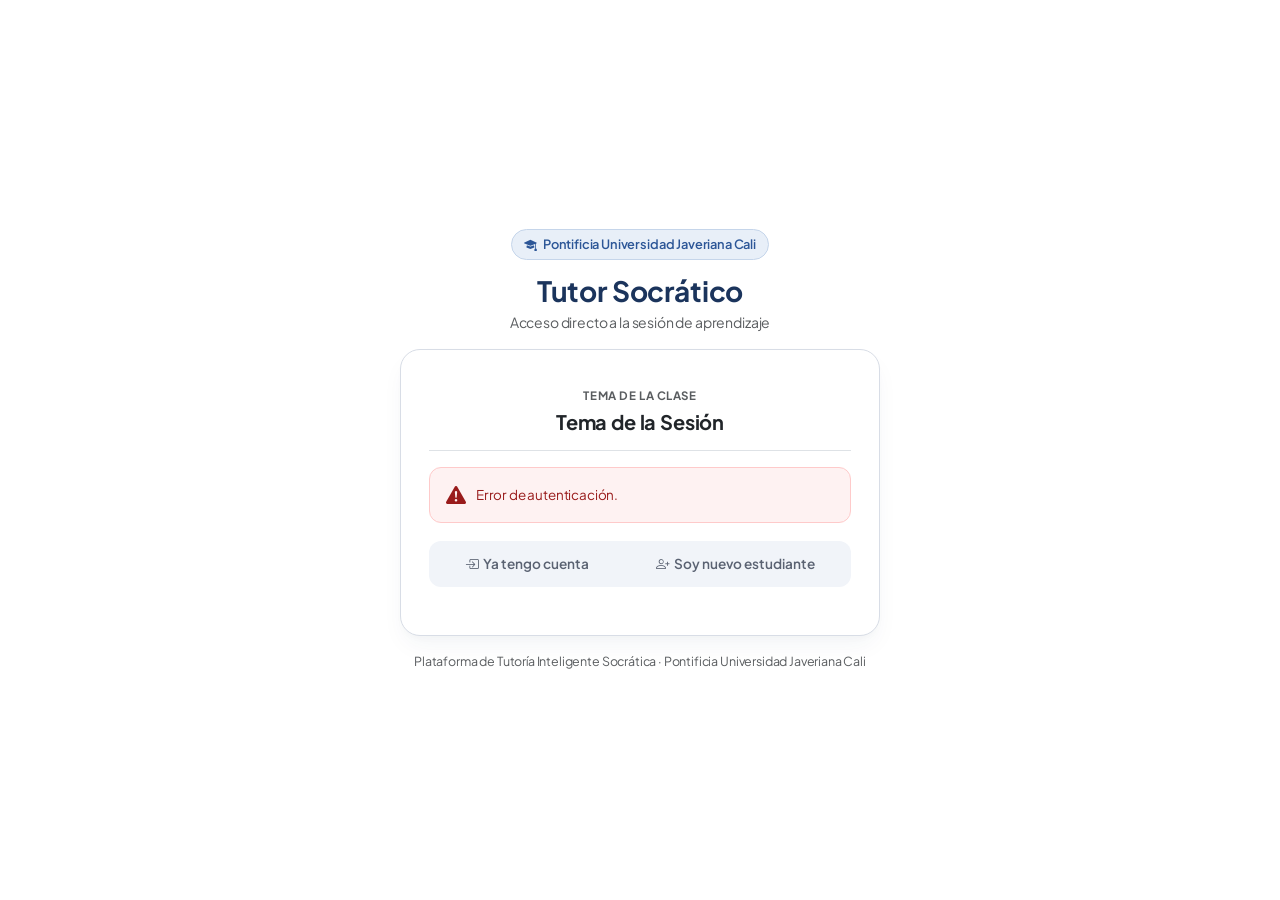
<file: Proyecto_Grado/src/main/resources/templates/estudiante/registro.html>
<!DOCTYPE html>
<!-- Registro o ingreso del estudiante desde el enlace de la clase (RF-01): pestañas "Ya tengo cuenta" y "Soy nuevo estudiante", solo con correo institucional. -->
<html xmlns:th="http://www.thymeleaf.org" lang="es">
<head>
    <meta charset="UTF-8">
    <meta name="viewport" content="width=device-width, initial-scale=1.0">
    <title>Acceso a la Sesión — Tutor Socrático</title>
    <link rel="preconnect" href="https://fonts.googleapis.com">
    <link rel="preconnect" href="https://fonts.gstatic.com" crossorigin>
    <link href="https://fonts.googleapis.com/css2?family=Plus+Jakarta+Sans:wght@400;500;600;700&display=swap" rel="stylesheet">
    <link href="https://cdn.jsdelivr.net/npm/bootstrap@5.3.3/dist/css/bootstrap.min.css" rel="stylesheet">
    <link rel="stylesheet" href="https://cdn.jsdelivr.net/npm/bootstrap-icons@1.11.3/font/bootstrap-icons.min.css">
    <style>
        :root {
            --puj-blue-dark: #1b345c;
            --puj-blue: #2c5697;
            --bg-page: #FFFFFF;
            --puj-black: #111111;
            --text-muted: #5a6272;
            --border-subtle: #D8DDE6;
        }
        * {
            box-sizing: border-box;
        }
        body {
            background-color: var(--bg-page);
            font-family: 'Plus Jakarta Sans', system-ui, -apple-system, sans-serif;
            color: var(--puj-black);
            min-height: 100vh;
            display: flex;
            align-items: center;
            justify-content: center;
            padding: 24px;
            letter-spacing: -0.01em;
        }
        .registro-wrapper {
            max-width: 480px;
            width: 100%;
        }
        .card-registro {
            background: #FFFFFF;
            border: 1px solid var(--border-subtle);
            border-radius: 20px;
            padding: 32px 28px;
            box-shadow: 0 4px 6px -1px rgba(0, 0, 0, 0.02), 0 12px 24px -4px rgba(27, 52, 92, 0.05);
        }
        .session-badge {
            display: inline-flex;
            align-items: center;
            gap: 6px;
            background: #E8EFF8;
            color: var(--puj-blue);
            border: 1px solid #C5D5EA;
            padding: 5px 12px;
            border-radius: 9999px;
            font-size: 0.8rem;
            font-weight: 600;
            margin-bottom: 14px;
        }
        .nav-pills-custom {
            background-color: #F1F4F9;
            border-radius: 12px;
            padding: 4px;
            gap: 4px;
        }
        .nav-pills-custom .nav-link {
            border-radius: 9px;
            color: var(--text-muted);
            font-weight: 600;
            font-size: 0.85rem;
            padding: 8px 14px;
            transition: all 0.2s ease;
            border: 1px solid transparent;
        }
        .nav-pills-custom .nav-link:hover {
            color: var(--puj-blue-dark);
        }
        .nav-pills-custom .nav-link.active {
            background-color: #FFFFFF;
            color: var(--puj-blue-dark);
            box-shadow: 0 2px 6px rgba(0, 0, 0, 0.06);
            border-color: #E2E8F0;
        }
        .form-label {
            font-size: 0.82rem;
            font-weight: 600;
            color: var(--puj-black);
            margin-bottom: 6px;
        }
        .form-control {
            border: 1px solid #BFC7D1;
            border-radius: 10px;
            padding: 10px 14px;
            font-size: 0.92rem;
            color: var(--puj-black);
            transition: all 0.15s ease;
        }
        .form-control::placeholder {
            color: #A9B2BE;
            opacity: 1;
        }
        .form-control:focus {
            border-color: var(--puj-blue);
            box-shadow: 0 0 0 3px rgba(44, 86, 151, 0.12);
        }
        .btn-start {
            background-color: var(--puj-blue-dark);
            color: #FFFFFF;
            font-weight: 600;
            font-size: 0.92rem;
            padding: 12px 16px;
            border-radius: 10px;
            border: none;
            transition: all 0.15s ease;
            display: flex;
            align-items: center;
            justify-content: center;
            gap: 8px;
            margin-top: 12px;
        }
        .btn-start:hover {
            background-color: #152949;
            color: #FFFFFF;
            transform: translateY(-1px);
            box-shadow: 0 4px 12px rgba(27, 52, 92, 0.18);
        }
        .student-tip-box {
            background: #F8FAFC;
            border: 1px solid #E2E8F0;
            border-radius: 12px;
            padding: 12px 14px;
            font-size: 0.8rem;
            color: var(--text-muted);
            margin-bottom: 20px;
            display: flex;
            gap: 10px;
            align-items: flex-start;
        }
        .alert-error {
            background: #FEF2F2;
            border: 1px solid #FECACA;
            color: #991B1B;
            border-radius: 12px;
            padding: 12px 16px;
            font-size: 0.84rem;
            margin-bottom: 18px;
            display: flex;
            gap: 10px;
            align-items: center;
        }
    </style>
    <link rel="stylesheet" th:href="@{/css/responsive.css}">
</head>
<body>

<div class="registro-wrapper">

    <!-- Encabezado institucional -->
    <div class="text-center mb-3">
        <span class="session-badge">
            <i class="bi bi-mortarboard-fill"></i> Pontificia Universidad Javeriana Cali
        </span>
        <h3 class="fw-bold mb-1" style="color: var(--puj-blue-dark);">Tutor Socrático</h3>
        <p class="text-muted small">Acceso directo a la sesión de aprendizaje</p>
    </div>

    <!-- Tarjeta de acceso: tema de la clase, avisos y formularios -->
    <div class="card-registro">

        <div class="mb-3 text-center pb-2 border-bottom">
            <small class="text-uppercase text-muted fw-bold" style="font-size: 0.72rem; letter-spacing: 0.05em;">Tema de la Clase</small>
            <h5 class="fw-bold mt-1 text-dark" th:text="${tituloSesion}">Tema de la Sesión</h5>
        </div>

        <!-- Mensaje de error / advertencia -->
        <div th:if="${error}" class="alert-error">
            <i class="bi bi-exclamation-triangle-fill fs-5 flex-shrink-0"></i>
            <span th:text="${error}">Error de autenticación.</span>
        </div>

        <!-- Selector de pestañas "Ya tengo cuenta" / "Soy nuevo estudiante"; la pestaña activa la define el servidor -->
        <ul class="nav nav-pills nav-fill nav-pills-custom mb-3" id="pills-tab" role="tablist">
            <li class="nav-item" role="presentation">
                <button class="nav-link" id="pills-login-tab" data-bs-toggle="pill" data-bs-target="#pills-login" 
                        type="button" role="tab" aria-controls="pills-login" 
                        th:classappend="${modoActivo != 'registro'} ? ' active' : ''"
                        th:aria-selected="${modoActivo != 'registro'}">
                    <i class="bi bi-box-arrow-in-right me-1"></i>Ya tengo cuenta
                </button>
            </li>
            <li class="nav-item" role="presentation">
                <button class="nav-link" id="pills-registro-tab" data-bs-toggle="pill" data-bs-target="#pills-registro" 
                        type="button" role="tab" aria-controls="pills-registro" 
                        th:classappend="${modoActivo == 'registro'} ? ' active' : ''"
                        th:aria-selected="${modoActivo == 'registro'}">
                    <i class="bi bi-person-plus me-1"></i>Soy nuevo estudiante
                </button>
            </li>
        </ul>

        <div class="tab-content" id="pills-tabContent">

            <!-- TAB 1: YA TENGO CUENTA (INICIAR SESIÓN): correo institucional y contraseña -->
            <div class="tab-pane fade" id="pills-login" role="tabpanel" aria-labelledby="pills-login-tab"
                 th:classappend="${modoActivo != 'registro'} ? ' show active' : ''">

                <div class="student-tip-box">
                    <i class="bi bi-shield-check text-primary fs-5 mt-1 flex-shrink-0"></i>
                    <div>
                        <strong>Bienvenido de nuevo:</strong> Ingresa con tu correo institucional y la contraseña que utilizaste en tus sesiones anteriores.
                    </div>
                </div>

                <form th:action="@{/chat/{enlace}/registro(enlace=${enlace})}" method="post">
                    <input type="hidden" name="modo" value="login">

                    <div class="mb-3">
                        <label for="login-correo" class="form-label">Correo Institucional</label>
                        <div class="input-group">
                            <span class="input-group-text bg-white border-end-0 text-muted" style="border-radius: 10px 0 0 10px; border-color: #BFC7D1;">
                                <i class="bi bi-envelope"></i>
                            </span>
                            <input type="email" class="form-control border-start-0 ps-0" id="login-correo" name="correo" 
                                   pattern=".+@(javerianacali\.edu\.co|javeriana\.edu\.co)"
                                   title="Ingresa tu correo institucional (@javerianacali.edu.co o @javeriana.edu.co)"
                                   placeholder="usuario@javerianacali.edu.co" required autofocus>
                        </div>
                    </div>

                    <div class="mb-3">
                        <label for="login-contrasena" class="form-label">Contraseña</label>
                        <div class="input-group">
                            <span class="input-group-text bg-white border-end-0 text-muted" style="border-radius: 10px 0 0 10px; border-color: #BFC7D1;">
                                <i class="bi bi-lock"></i>
                            </span>
                            <input type="password" class="form-control border-start-0 ps-0" id="login-contrasena" name="contrasena" 
                                   placeholder="Tu contraseña de acceso" required minlength="4">
                        </div>
                    </div>

                    <button type="submit" class="btn-start w-100">
                        <span>Ingresar a la Clase</span>
                        <i class="bi bi-arrow-right"></i>
                    </button>
                </form>
            </div>

            <!-- TAB 2: SOY NUEVO ESTUDIANTE (REGISTRO): nombre, correo institucional y contraseña -->
            <div class="tab-pane fade" id="pills-registro" role="tabpanel" aria-labelledby="pills-registro-tab"
                 th:classappend="${modoActivo == 'registro'} ? ' show active' : ''">

                <div class="student-tip-box">
                    <i class="bi bi-info-circle text-primary fs-5 mt-1 flex-shrink-0"></i>
                    <div>
                        <strong>Primera vez en la plataforma:</strong> Registra tu nombre y crea tu clave para guardar tus avances pedagógicos y retroalimentación socrática.
                    </div>
                </div>

                <form th:action="@{/chat/{enlace}/registro(enlace=${enlace})}" method="post">
                    <input type="hidden" name="modo" value="registro">

                    <div class="mb-3">
                        <label for="registro-nombre" class="form-label">Nombre y Apellido</label>
                        <div class="input-group">
                            <span class="input-group-text bg-white border-end-0 text-muted" style="border-radius: 10px 0 0 10px; border-color: #BFC7D1;">
                                <i class="bi bi-person"></i>
                            </span>
                            <input type="text" class="form-control border-start-0 ps-0" id="registro-nombre" name="nombre" 
                                   placeholder="Ej: Laura Sofía Morales" required>
                        </div>
                    </div>

                    <div class="mb-3">
                        <label for="registro-correo" class="form-label">Correo Institucional</label>
                        <div class="input-group">
                            <span class="input-group-text bg-white border-end-0 text-muted" style="border-radius: 10px 0 0 10px; border-color: #BFC7D1;">
                                <i class="bi bi-envelope"></i>
                            </span>
                            <input type="email" class="form-control border-start-0 ps-0" id="registro-correo" name="correo" 
                                   pattern=".+@(javerianacali\.edu\.co|javeriana\.edu\.co)"
                                   title="Ingresa tu correo institucional (@javerianacali.edu.co o @javeriana.edu.co)"
                                   placeholder="usuario@javerianacali.edu.co" required>
                        </div>
                        <div class="form-text mt-1" style="font-size: 0.75rem; color: #5a6272;">
                            <i class="bi bi-info-circle me-1"></i>Tus dudas y avances quedarán vinculados a este correo
                        </div>
                    </div>

                    <div class="mb-3">
                        <label for="registro-contrasena" class="form-label">Crea tu Contraseña</label>
                        <div class="input-group">
                            <span class="input-group-text bg-white border-end-0 text-muted" style="border-radius: 10px 0 0 10px; border-color: #BFC7D1;">
                                <i class="bi bi-lock"></i>
                            </span>
                            <input type="password" class="form-control border-start-0 ps-0" id="registro-contrasena" name="contrasena" 
                                   placeholder="Mínimo 4 caracteres" required minlength="4">
                        </div>
                        <div class="form-text mt-1" style="font-size: 0.75rem; color: #5a6272;">
                            <i class="bi bi-shield-lock me-1"></i>Esta será tu contraseña permanente para todas tus clases
                        </div>
                    </div>

                    <button type="submit" class="btn-start w-100">
                        <span>Registrarme y Comenzar</span>
                        <i class="bi bi-arrow-right"></i>
                    </button>
                </form>
            </div>

        </div>

    </div>

    <div class="text-center mt-3 text-muted small" style="font-size: 0.78rem;">
        Plataforma de Tutoría Inteligente Socrática · Pontificia Universidad Javeriana Cali
    </div>

</div>

<!-- Bootstrap 5 JS Bundle para soporte de tabs -->
<script src="https://cdn.jsdelivr.net/npm/bootstrap@5.3.3/dist/js/bootstrap.bundle.min.js"></script>

</body>
</html>
</file>
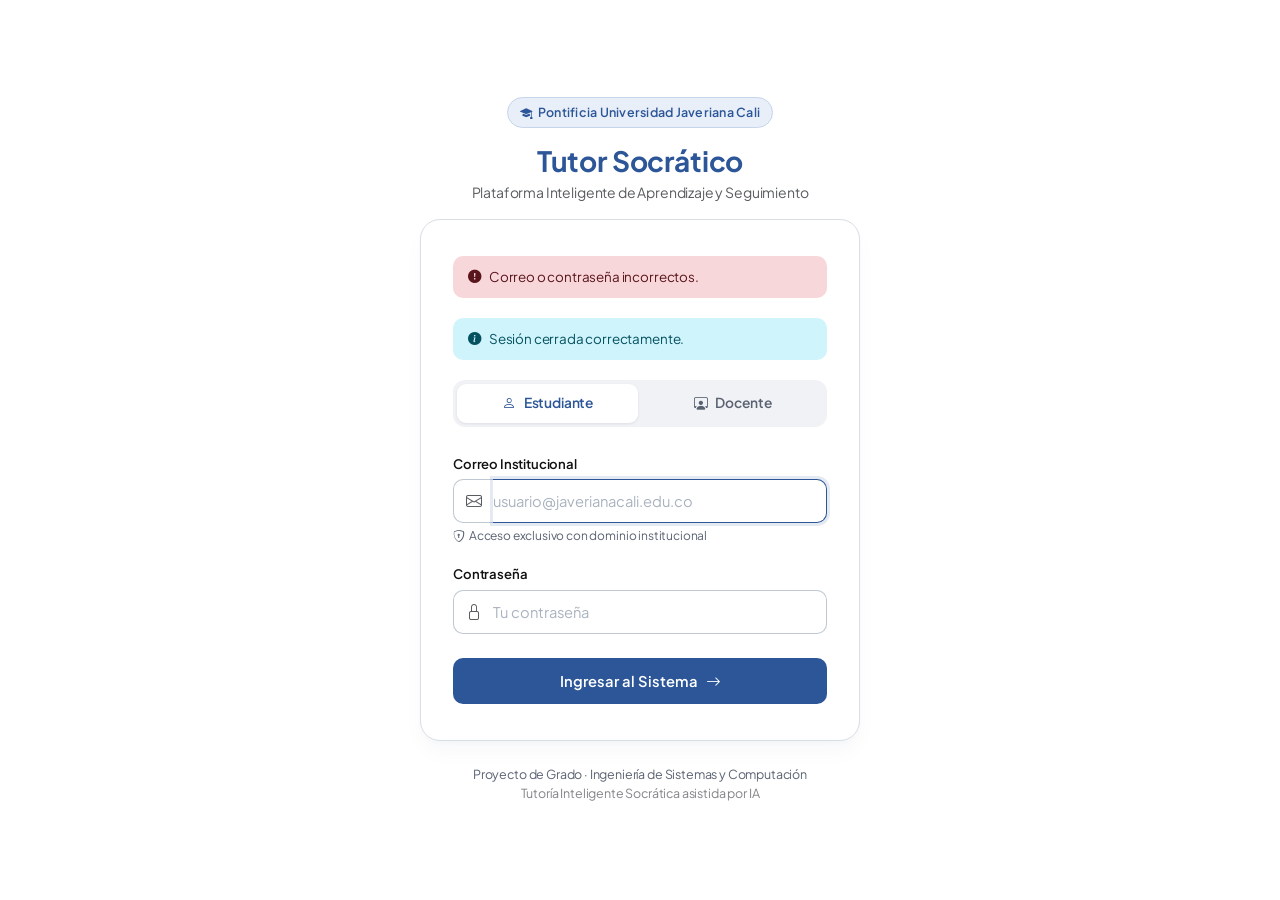
<file: Proyecto_Grado/src/main/resources/templates/Login/login.html>
<!DOCTYPE html>
<!-- Inicio de sesión: un solo formulario con correo institucional, contraseña y selector de rol (Estudiante o Docente). -->
<html xmlns:th="http://www.thymeleaf.org" lang="es">
<head>
    <meta charset="UTF-8">
    <meta name="viewport" content="width=device-width, initial-scale=1.0">
    <title>Acceso Institucional — Plataforma de Tutoría Socrática</title>
    <link rel="preconnect" href="https://fonts.googleapis.com">
    <link rel="preconnect" href="https://fonts.gstatic.com" crossorigin>
    <link href="https://fonts.googleapis.com/css2?family=Plus+Jakarta+Sans:wght@400;500;600;700&display=swap" rel="stylesheet">
    <link href="https://cdn.jsdelivr.net/npm/bootstrap@5.3.3/dist/css/bootstrap.min.css" rel="stylesheet">
    <link rel="stylesheet" href="https://cdn.jsdelivr.net/npm/bootstrap-icons@1.11.3/font/bootstrap-icons.min.css">
    <style>
        :root {
            --puj-blue: #2c5697;
            --puj-blue-dark: #1b345c;
            --puj-black: #111111;
            --bg-page: #FFFFFF;
            --text-muted: #5a6272;
            --border-subtle: #D8DDE6;
        }
        * {
            box-sizing: border-box;
        }
        body {
            background-color: var(--bg-page);
            font-family: 'Plus Jakarta Sans', system-ui, -apple-system, sans-serif;
            color: var(--puj-black);
            min-height: 100vh;
            display: flex;
            align-items: center;
            justify-content: center;
            padding: 24px;
            letter-spacing: -0.01em;
        }
        .login-wrapper {
            max-width: 440px;
            width: 100%;
        }
        .brand-badge {
            display: inline-flex;
            align-items: center;
            gap: 6px;
            background: #E8EFF8;
            color: var(--puj-blue);
            border: 1px solid #C5D5EA;
            padding: 5px 12px;
            border-radius: 9999px;
            font-size: 0.78rem;
            font-weight: 600;
            letter-spacing: 0.02em;
            margin-bottom: 16px;
        }
        .auth-card {
            background: #FFFFFF;
            border: 1px solid var(--border-subtle);
            border-radius: 20px;
            padding: 36px 32px;
            box-shadow: 0 4px 6px -1px rgba(0, 0, 0, 0.02), 0 12px 24px -4px rgba(27, 52, 92, 0.04);
        }
        .role-nav {
            display: grid;
            grid-template-columns: 1fr 1fr;
            background: #F0F2F5;
            padding: 4px;
            border-radius: 12px;
            margin-bottom: 24px;
            gap: 4px;
        }
        .role-nav input[type="radio"] {
            display: none;
        }
        .role-nav label {
            display: flex;
            align-items: center;
            justify-content: center;
            gap: 8px;
            padding: 9px 12px;
            border-radius: 9px;
            font-size: 0.86rem;
            font-weight: 600;
            color: var(--text-muted);
            cursor: pointer;
            transition: all 0.15s ease;
            margin: 0;
        }
        .role-nav input[type="radio"]:checked + label {
            background: #FFFFFF;
            color: var(--puj-blue);
            box-shadow: 0 1px 3px rgba(0, 0, 0, 0.08);
        }
        .form-label {
            font-size: 0.82rem;
            font-weight: 600;
            color: var(--puj-black);
            margin-bottom: 6px;
        }
        .form-control {
            border: 1px solid #BFC7D1;
            border-radius: 10px;
            padding: 10px 14px;
            font-size: 0.92rem;
            color: var(--puj-black);
            transition: all 0.15s ease;
        }
        .form-control::placeholder {
            color: #A9B2BE;
            opacity: 1;
        }
        .form-control:focus {
            border-color: var(--puj-blue);
            box-shadow: 0 0 0 3px rgba(44, 86, 151, 0.12);
        }
        .btn-auth {
            background-color: var(--puj-blue);
            color: #FFFFFF;
            font-weight: 600;
            font-size: 0.92rem;
            padding: 12px 16px;
            border-radius: 10px;
            border: none;
            transition: all 0.15s ease;
            display: flex;
            align-items: center;
            justify-content: center;
            gap: 8px;
            margin-top: 8px;
        }
        .btn-auth:hover {
            background-color: var(--puj-blue-dark);
            color: #FFFFFF;
            transform: translateY(-1px);
            box-shadow: 0 4px 12px rgba(27, 52, 92, 0.15);
        }
        .auth-footer {
            margin-top: 24px;
            text-align: center;
            font-size: 0.78rem;
            color: var(--text-muted);
            line-height: 1.5;
        }
        .alert-custom {
            border-radius: 10px;
            font-size: 0.84rem;
            padding: 10px 14px;
            margin-bottom: 20px;
            border: 1px solid transparent;
        }
    </style>
    <link rel="stylesheet" th:href="@{/css/responsive.css}">
</head>
<body>

<div class="login-wrapper">

    <!-- Encabezado institucional -->
    <div class="text-center mb-3">
        <span class="brand-badge">
            <i class="bi bi-mortarboard-fill"></i> Pontificia Universidad Javeriana Cali
        </span>
        <h3 class="fw-bold mb-1" style="color: var(--puj-blue);">Tutor Socrático</h3>
        <p class="text-muted small">Plataforma Inteligente de Aprendizaje y Seguimiento</p>
    </div>

    <!-- Tarjeta de Autenticación -->
    <div class="auth-card">

        <!-- Avisos de error y de sesión cerrada -->
        <div th:if="${error}" class="alert alert-danger alert-custom d-flex align-items-center gap-2" role="alert">
            <i class="bi bi-exclamation-circle-fill"></i>
            <span th:text="${error}">Correo o contraseña incorrectos.</span>
        </div>

        <div th:if="${mensaje}" class="alert alert-info alert-custom d-flex align-items-center gap-2" role="alert">
            <i class="bi bi-info-circle-fill"></i>
            <span th:text="${mensaje}">Sesión cerrada correctamente.</span>
        </div>

        <form th:action="@{/login}" method="post">

            <!-- Selector de rol: Estudiante (por defecto) o Docente -->
            <div class="role-nav">
                <div>
                    <input type="radio" id="rol_estudiante" name="rol" value="ESTUDIANTE" checked>
                    <label for="rol_estudiante">
                        <i class="bi bi-person"></i>
                        <span>Estudiante</span>
                    </label>
                </div>
                <div>
                    <input type="radio" id="rol_docente" name="rol" value="DOCENTE">
                    <label for="rol_docente">
                        <i class="bi bi-person-workspace"></i>
                        <span>Docente</span>
                    </label>
                </div>
            </div>

            <!-- Campo Correo -->
            <div class="mb-3">
                <label for="correo" class="form-label">Correo Institucional</label>
                <div class="input-group">
                    <span class="input-group-text bg-white border-end-0 text-muted" style="border-radius: 10px 0 0 10px; border-color: #BFC7D1;">
                        <i class="bi bi-envelope"></i>
                    </span>
                    <input type="email" class="form-control border-start-0 ps-0" id="correo" name="correo" 
                           th:value="${correoIngresado}"
                           pattern=".+@(javerianacali\.edu\.co|javeriana\.edu\.co)"
                           title="Ingresa tu correo institucional (@javerianacali.edu.co)"
                           placeholder="usuario@javerianacali.edu.co" required autofocus>
                </div>
                <div class="form-text mt-1" style="font-size: 0.75rem; color: #5a6272;">
                    <i class="bi bi-shield-lock me-1"></i>Acceso exclusivo con dominio institucional
                </div>
            </div>

            <!-- Campo Contraseña -->
            <div class="mb-4">
                <label for="password" class="form-label">Contraseña</label>
                <div class="input-group">
                    <span class="input-group-text bg-white border-end-0 text-muted" style="border-radius: 10px 0 0 10px; border-color: #BFC7D1;">
                        <i class="bi bi-lock"></i>
                    </span>
                    <input type="password" class="form-control border-start-0 ps-0" id="password" name="password" 
                           placeholder="Tu contraseña" required>
                </div>
            </div>

            <button type="submit" class="btn-auth w-100">
                <span>Ingresar al Sistema</span>
                <i class="bi bi-arrow-right"></i>
            </button>

        </form>

    </div>

    <!-- Pie de página -->
    <div class="auth-footer">
        <div>Proyecto de Grado · Ingeniería de Sistemas y Computación</div>
        <div class="text-muted opacity-75">Tutoría Inteligente Socrática asistida por IA</div>
    </div>

</div>

</body>
</html>
</file>
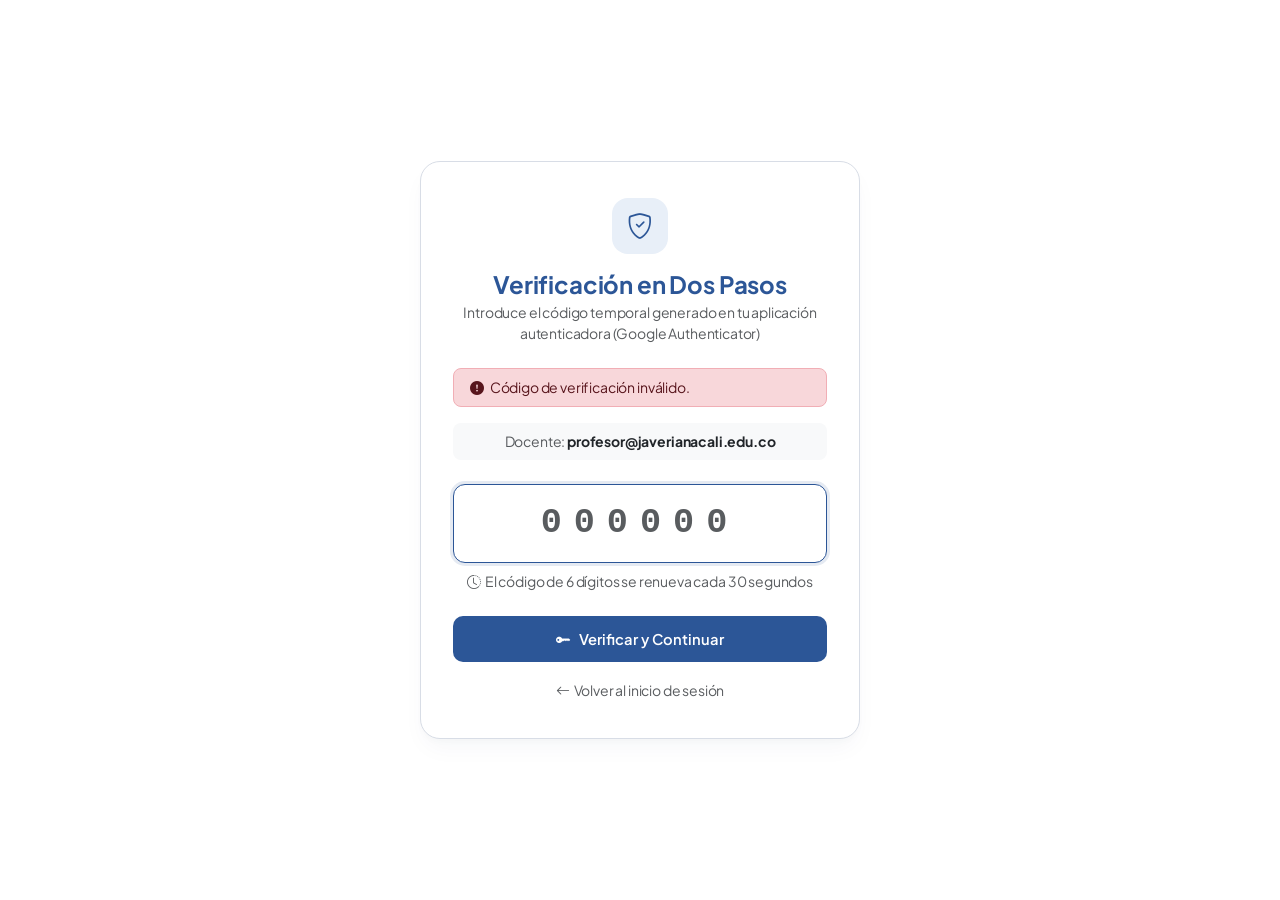
<file: Proyecto_Grado/src/main/resources/templates/Login/verificar_2fa.html>
<!DOCTYPE html>
<!-- Verificación en dos pasos del docente: solicita el código de 6 dígitos de su aplicación autenticadora. -->
<html xmlns:th="http://www.thymeleaf.org" lang="es">
<head>
    <meta charset="UTF-8">
    <meta name="viewport" content="width=device-width, initial-scale=1.0">
    <title>Verificación en Dos Pasos (2FA) — Javeriana Cali</title>
    <link rel="preconnect" href="https://fonts.googleapis.com">
    <link rel="preconnect" href="https://fonts.gstatic.com" crossorigin>
    <link href="https://fonts.googleapis.com/css2?family=Plus+Jakarta+Sans:wght@400;500;600;700&display=swap" rel="stylesheet">
    <link href="https://cdn.jsdelivr.net/npm/bootstrap@5.3.3/dist/css/bootstrap.min.css" rel="stylesheet">
    <link rel="stylesheet" href="https://cdn.jsdelivr.net/npm/bootstrap-icons@1.11.3/font/bootstrap-icons.min.css">
    <style>
        :root {
            --puj-blue: #2c5697;
            --puj-blue-dark: #1b345c;
            --puj-black: #111111;
            --bg-page: #FFFFFF;
            --text-muted: #5a6272;
            --border-subtle: #D8DDE6;
        }
        * {
            box-sizing: border-box;
        }
        body {
            background-color: var(--bg-page);
            font-family: 'Plus Jakarta Sans', system-ui, -apple-system, sans-serif;
            color: var(--puj-black);
            min-height: 100vh;
            display: flex;
            align-items: center;
            justify-content: center;
            padding: 24px;
            letter-spacing: -0.01em;
        }
        .twofa-wrapper {
            max-width: 440px;
            width: 100%;
        }
        .auth-card {
            background: #FFFFFF;
            border: 1px solid var(--border-subtle);
            border-radius: 20px;
            padding: 36px 32px;
            box-shadow: 0 4px 6px -1px rgba(0, 0, 0, 0.02), 0 12px 24px -4px rgba(27, 52, 92, 0.04);
        }
        .shield-icon-circle {
            width: 56px;
            height: 56px;
            border-radius: 16px;
            background: #E8EFF8;
            color: var(--puj-blue);
            display: flex;
            align-items: center;
            justify-content: center;
            font-size: 1.6rem;
            margin: 0 auto 16px auto;
        }
        .code-input {
            font-family: 'SFMono-Regular', Consolas, 'Liberation Mono', Menlo, monospace;
            font-size: 2.2rem;
            letter-spacing: 12px;
            text-align: center;
            font-weight: 700;
            color: var(--puj-blue);
            border: 1px solid #BFC7D1;
            border-radius: 12px;
            padding: 12px;
            background: #FFFFFF;
            transition: all 0.15s ease;
        }
        .code-input:focus {
            background: #FFFFFF;
            border-color: var(--puj-blue);
            box-shadow: 0 0 0 3px rgba(44, 86, 151, 0.12);
        }
        .btn-auth {
            background-color: var(--puj-blue);
            color: #FFFFFF;
            font-weight: 600;
            font-size: 0.92rem;
            padding: 12px 16px;
            border-radius: 10px;
            border: none;
            transition: all 0.15s ease;
            display: flex;
            align-items: center;
            justify-content: center;
            gap: 8px;
            margin-top: 8px;
        }
        .btn-auth:hover {
            background-color: var(--puj-blue-dark);
            color: #FFFFFF;
            transform: translateY(-1px);
        }
    </style>
    <link rel="stylesheet" th:href="@{/css/responsive.css}">
</head>
<body>

<div class="twofa-wrapper">

    <div class="auth-card text-center">

        <div class="shield-icon-circle">
            <i class="bi bi-shield-check"></i>
        </div>

        <h4 class="fw-bold mb-1" style="color: var(--puj-blue);">Verificación en Dos Pasos</h4>
        <p class="text-muted small mb-4">Introduce el código temporal generado en tu aplicación autenticadora (Google Authenticator)</p>

        <!-- Mensajes de Error -->
        <div th:if="${error}" class="alert alert-danger py-2 px-3 small rounded-3 mb-3 text-start" role="alert">
            <i class="bi bi-exclamation-circle-fill me-1"></i>
            <span th:text="${error}">Código de verificación inválido.</span>
        </div>

        <!-- Correo del docente que está ingresando -->
        <div class="bg-light p-2 rounded-3 small text-muted mb-4">
            Docente: <strong class="text-dark" th:text="${correo}">profesor@javerianacali.edu.co</strong>
        </div>

        <!-- Formulario del código de 6 dígitos y enlace para volver al inicio de sesión -->
        <form th:action="@{/login/2fa}" method="post">
            <div class="mb-4">
                <input type="text" 
                       class="form-control code-input" 
                       id="codigo" 
                       name="codigo" 
                       placeholder="000000" 
                       maxlength="6" 
                       pattern="[0-9]{6}" 
                       inputmode="numeric" 
                       autocomplete="one-time-code"
                       required 
                       autofocus>
                <div class="form-text small text-muted mt-2">
                    <i class="bi bi-clock-history me-1"></i>El código de 6 dígitos se renueva cada 30 segundos
                </div>
            </div>

            <button type="submit" class="btn-auth w-100 mb-3">
                <i class="bi bi-key-fill"></i>
                <span>Verificar y Continuar</span>
            </button>

            <div>
                <a th:href="@{/login}" class="text-muted small text-decoration-none d-inline-flex align-items-center gap-1">
                    <i class="bi bi-arrow-left"></i>
                    <span>Volver al inicio de sesión</span>
                </a>
            </div>
        </form>

    </div>

</div>

</body>
</html>
</file>
